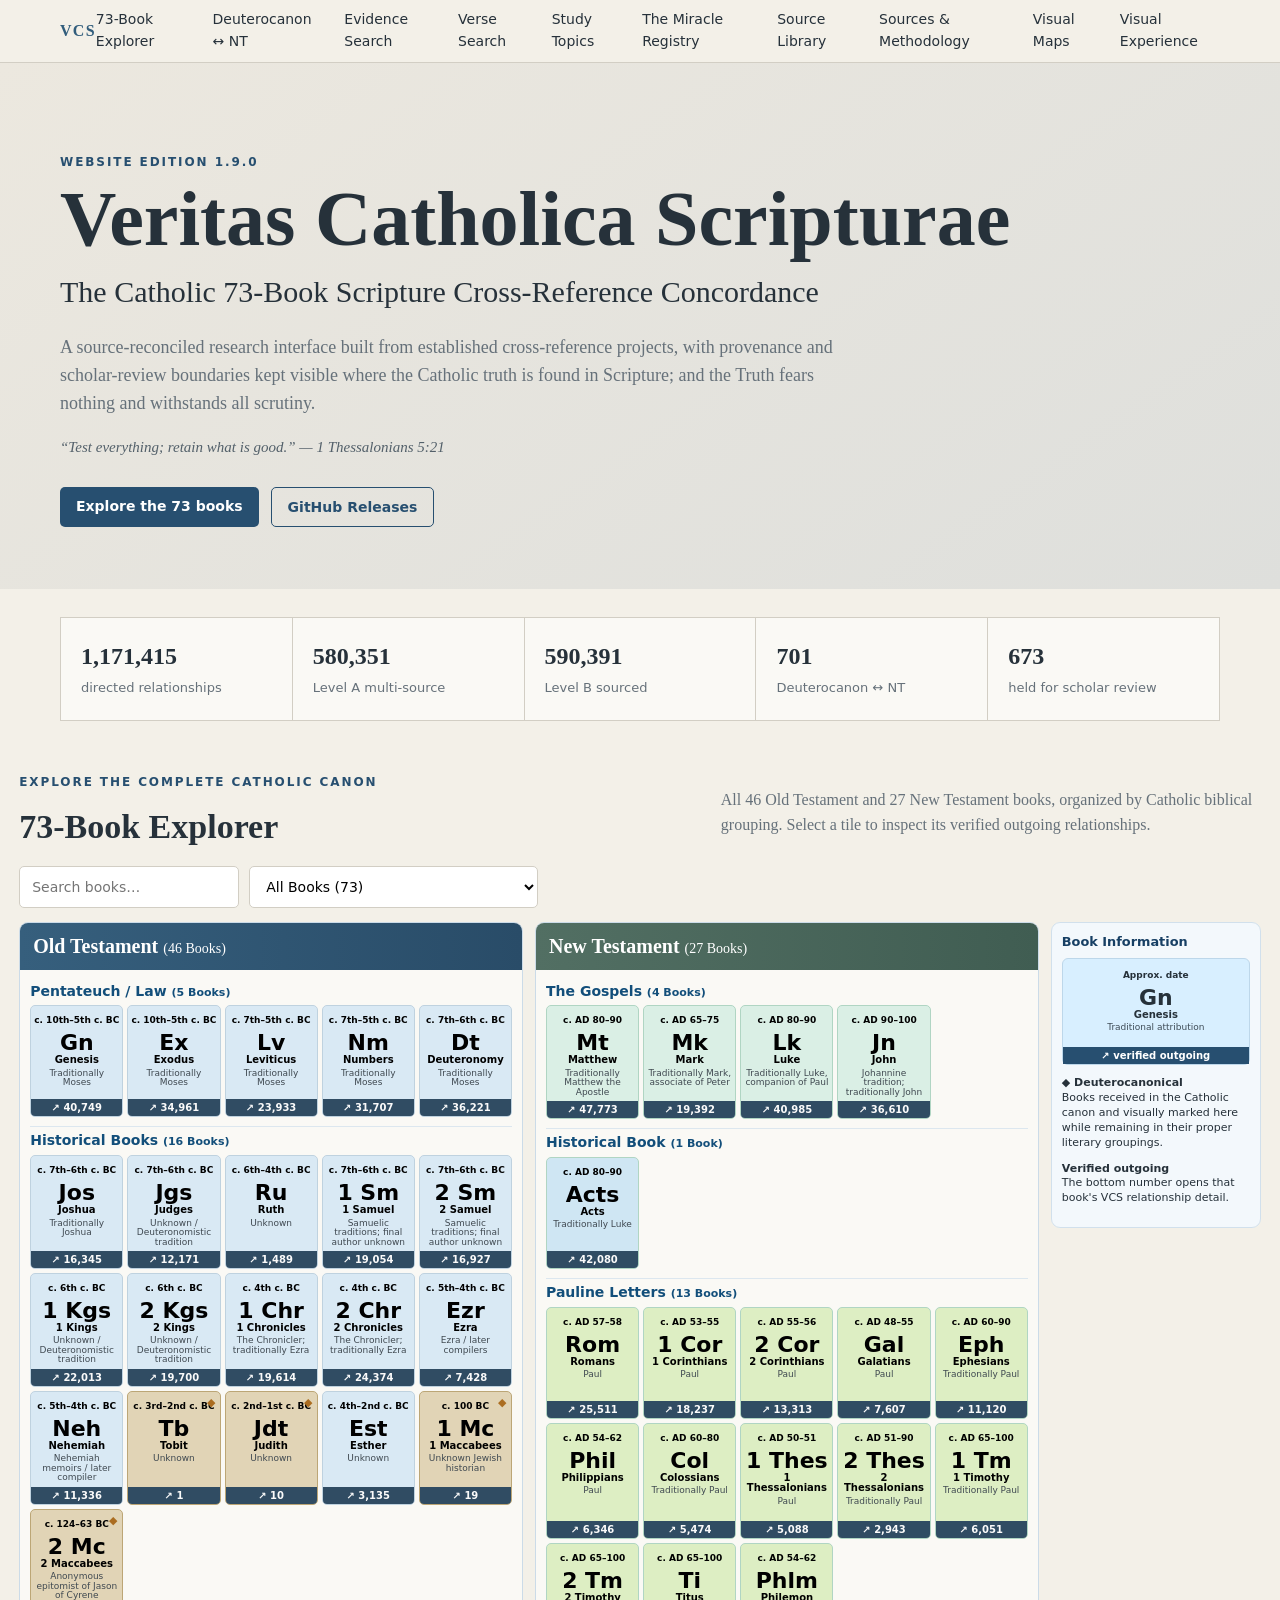
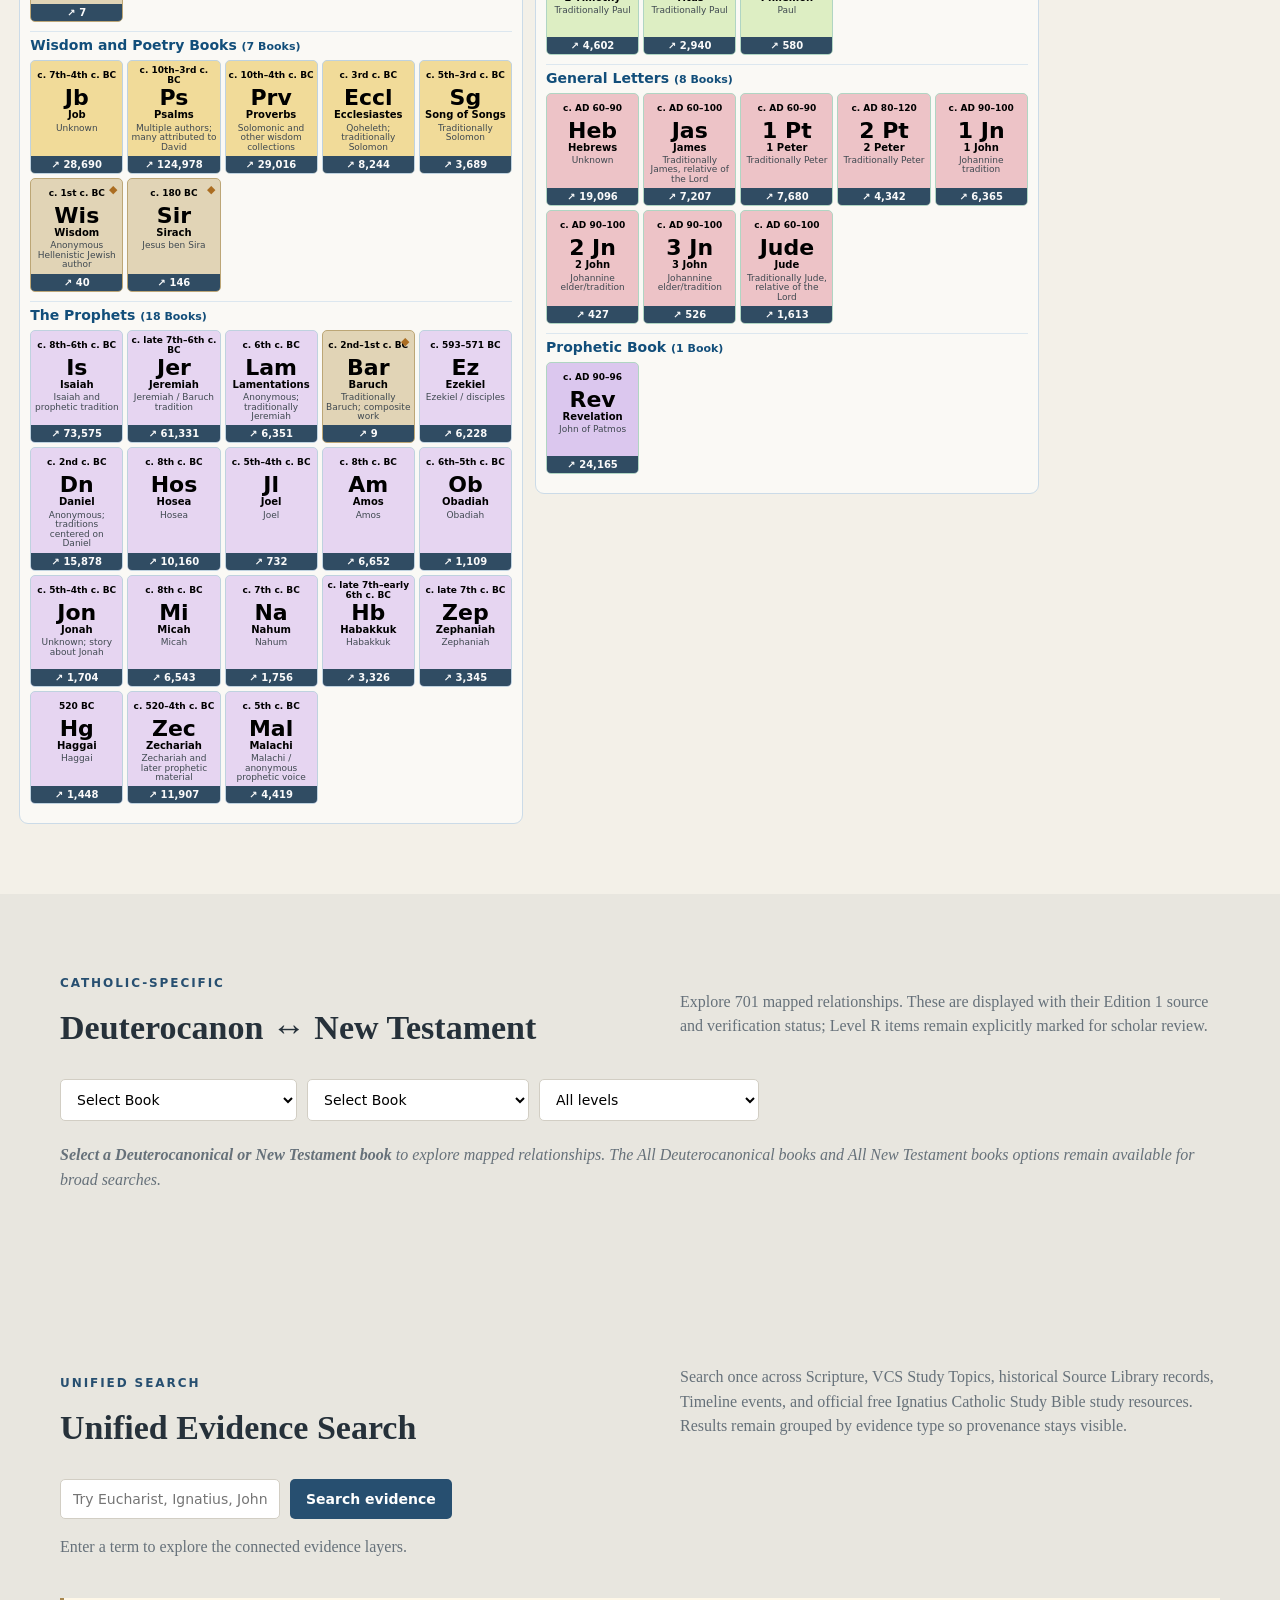
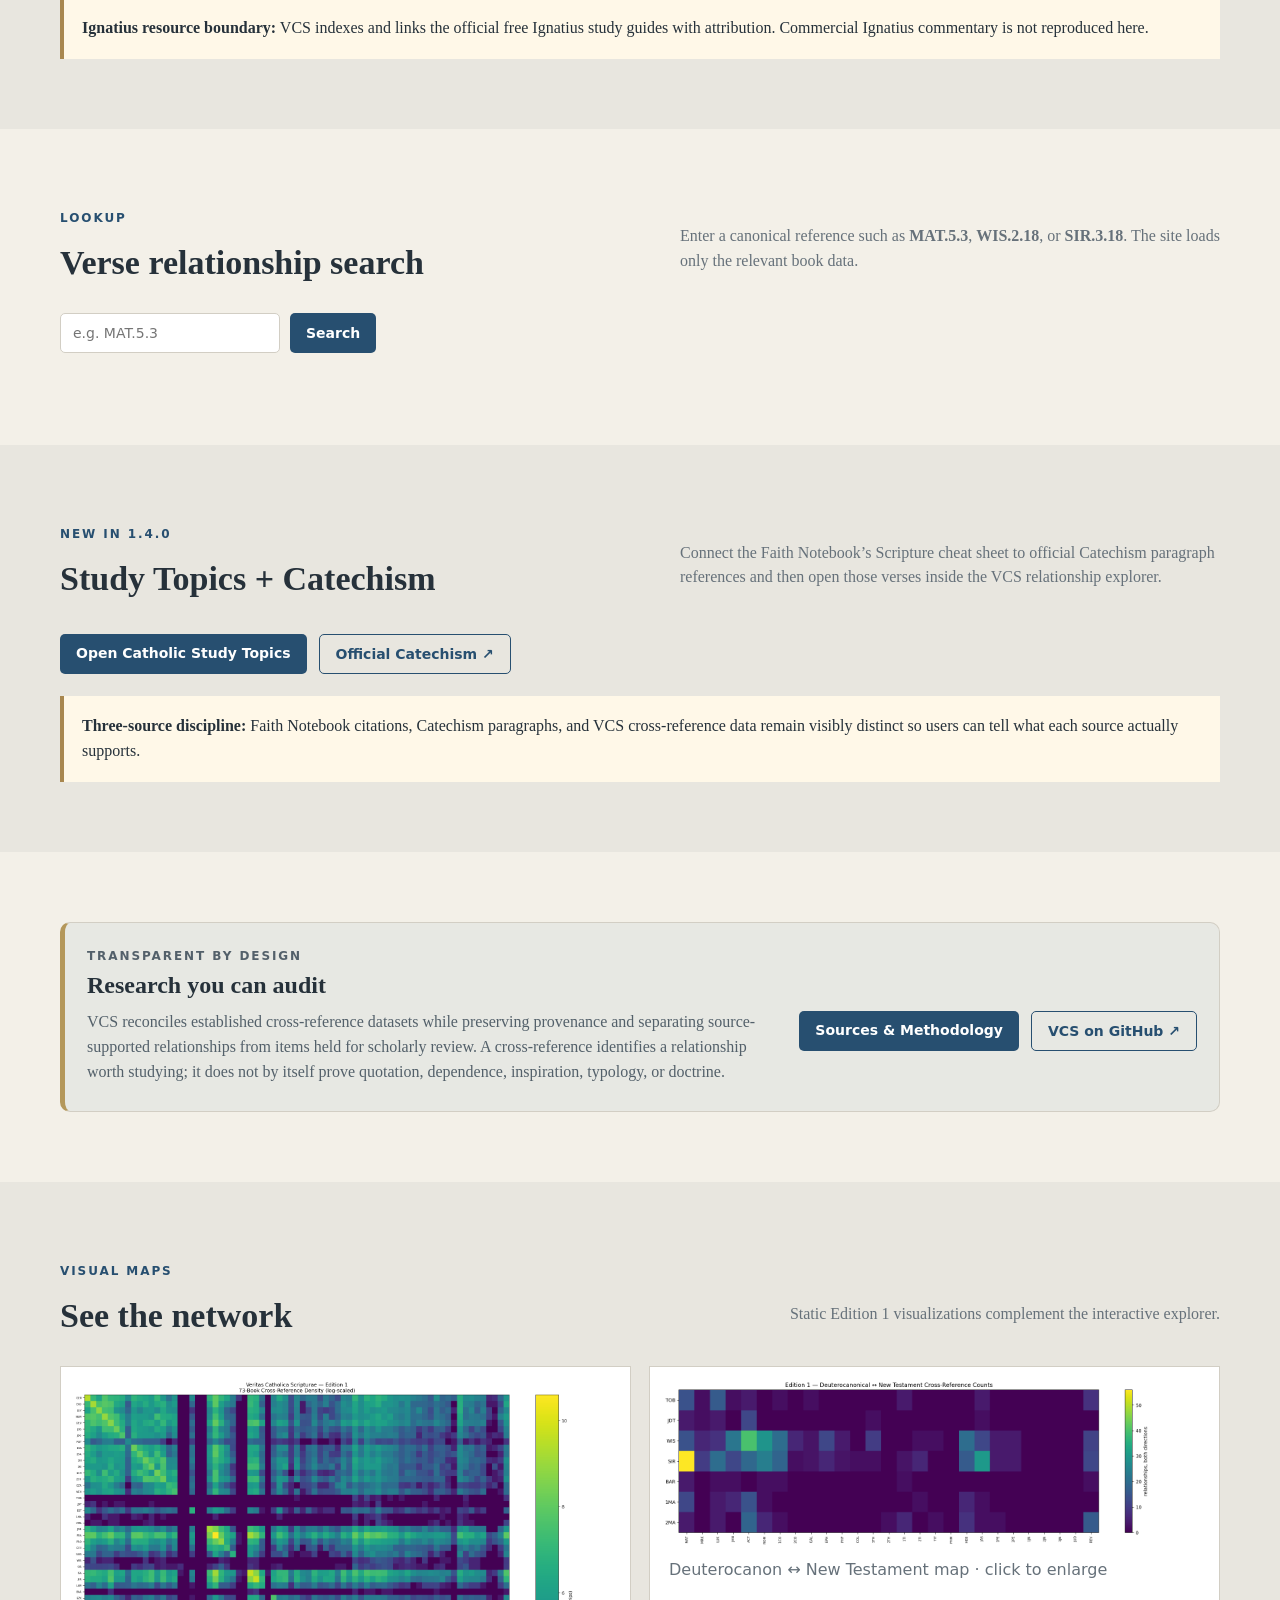
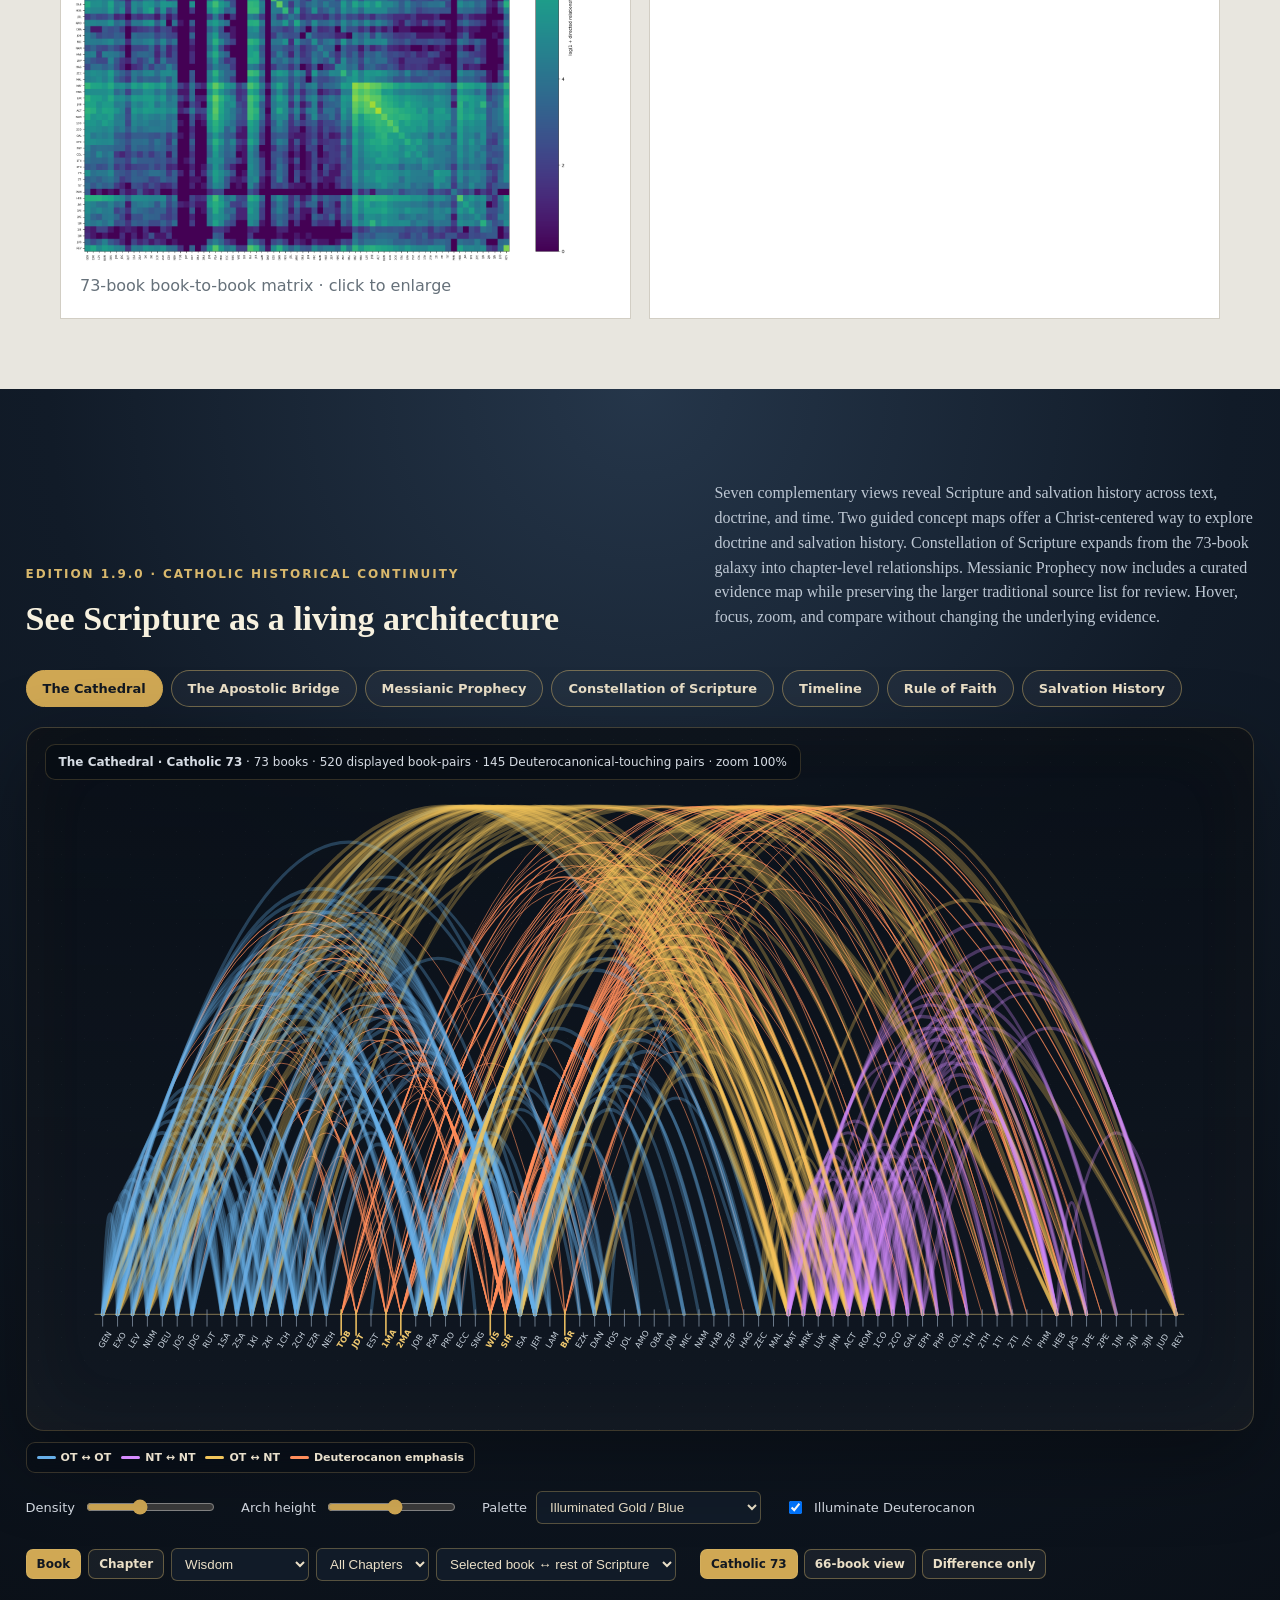
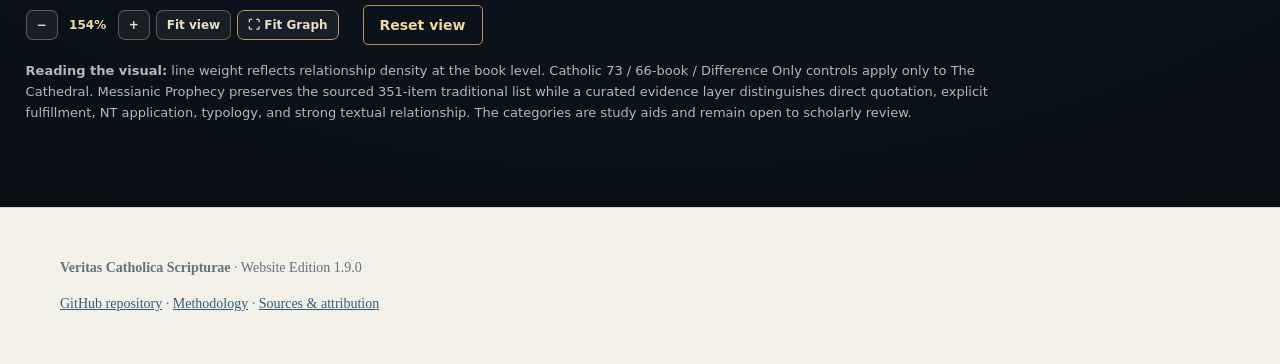
<file: docs/index.html>
<!doctype html><html lang="en"><head><meta charset="utf-8"><meta name="viewport" content="width=device-width,initial-scale=1"><meta name="description" content="A provenance-preserving Catholic 73-book Scripture cross-reference concordance."><title>Veritas Catholica Scripturae</title><link rel="stylesheet" href="assets/style.css?v=1.9.0"></head><body>
<header><div class="wrap nav"><a class="brand" href="./">VCS</a><nav><a href="#explore">73-Book Explorer</a><a href="?section=deutero#deutero">Deuterocanon ↔ NT</a><a href="?section=evidence-search#evidence-search">Evidence Search</a><a href="#search">Verse Search</a><a href="topics.html">Study Topics</a><a href="miracle-registry.html">The Miracle Registry</a><a href="source-library.html">Source Library</a><a href="sources.html">Sources & Methodology</a><a href="#visuals">Visual Maps</a><a href="#visual-experience">Visual Experience</a></nav></div></header>
<main>
<section class="hero"><div class="wrap"><p class="eyebrow">Website Edition 1.9.0</p><h1>Veritas Catholica Scripturae</h1><p class="lead">The Catholic 73-Book Scripture Cross-Reference Concordance</p><p class="sub">A source-reconciled research interface built from established cross-reference projects, with provenance and scholar-review boundaries kept visible where the Catholic truth is found in Scripture; and the Truth fears nothing and withstands all scrutiny.</p><p class="hero-scripture-motto">“Test everything; retain what is good.” — 1 Thessalonians 5:21</p><div class="actions"><a class="button" href="#explore">Explore the 73 books</a><a class="button secondary" href="https://github.com/cftrevizo/Veritas-Catholica-Scripturae/releases">GitHub Releases</a></div></div></section>
<section class="stats wrap"><div><strong>1,171,415</strong><span>directed relationships</span></div><div><strong>580,351</strong><span>Level A multi-source</span></div><div><strong>590,391</strong><span>Level B sourced</span></div><div><strong>701</strong><span>Deuterocanon ↔ NT</span></div><div><strong>673</strong><span>held for scholar review</span></div></section>
<section id="explore" class="wrap section book-explorer"><div class="sectionhead"><div><p class="eyebrow">Explore the complete Catholic canon</p><h2>73-Book Explorer</h2></div><p>All 46 Old Testament and 27 New Testament books, organized by Catholic biblical grouping. Select a tile to inspect its verified outgoing relationships.</p></div><div class="controls explorer-controls"><input id="bookFilter" placeholder="Search books…"><select id="canonFilter"><option value="all">All Books (73)</option><option value="ot">Old Testament (46)</option><option value="nt">New Testament (27)</option><option value="deutero">Highlight / Show Deuterocanonical</option></select></div><div id="bookGrid" class="bookgrid grouped-bookgrid"></div><aside class="book-info-note"><b>About dates & authorship:</b> Dates are approximate scholarly ranges. Authorship labels distinguish traditional attribution from cases where the human author or final compiler is uncertain. These are study aids, not definitions of Catholic dogma.</aside><div id="bookPanel" class="panel hidden"></div></section><section id="deutero" class="section alt"><div class="wrap"><div class="sectionhead"><div><p class="eyebrow">Catholic-specific</p><h2>Deuterocanon ↔ New Testament</h2></div><p>Explore 701 mapped relationships. These are displayed with their Edition 1 source and verification status; Level R items remain explicitly marked for scholar review.</p></div><div class="controls"><select id="deuteroBook"><option value="">Select Book</option><option value="all">All Deuterocanonical books</option></select><select id="ntBook"><option value="">Select Book</option><option value="all">All New Testament books</option></select><select id="levelFilter"><option value="all">All levels</option><option value="A">Level A</option><option value="B">Level B</option><option value="R">Scholar review</option></select></div><div id="deuteroResults" class="results"></div></div></section>
<section id="evidence-search" class="section alt"><div class="wrap"><div class="sectionhead"><div><p class="eyebrow">Unified search</p><h2>Unified Evidence Search</h2></div><p>Search once across Scripture, VCS Study Topics, historical Source Library records, Timeline events, and official free Ignatius Catholic Study Bible study resources. Results remain grouped by evidence type so provenance stays visible.</p></div><form id="evidenceSearchForm" class="searchbox evidence-searchbox"><input id="evidenceSearchInput" autocomplete="off" placeholder="Try Eucharist, Ignatius, John, Nicaea…"><button class="button" type="submit">Search evidence</button></form><div id="evidenceSearchStatus" class="evidence-search-status">Enter a term to explore the connected evidence layers.</div><div id="evidenceSearchResults" class="evidence-search-results"></div><div class="notice"><b>Ignatius resource boundary:</b> VCS indexes and links the official free Ignatius study guides with attribution. Commercial Ignatius commentary is not reproduced here.</div></div></section>
<section id="search" class="wrap section"><div class="sectionhead"><div><p class="eyebrow">Lookup</p><h2>Verse relationship search</h2></div><p>Enter a canonical reference such as <b>MAT.5.3</b>, <b>WIS.2.18</b>, or <b>SIR.3.18</b>. The site loads only the relevant book data.</p></div><form id="verseForm" class="searchbox"><input id="verseInput" autocomplete="off" placeholder="e.g. MAT.5.3"><button class="button" type="submit">Search</button></form><div id="verseResults" class="results"></div></section>
<section id="topics-callout" class="section alt"><div class="wrap"><div class="sectionhead"><div><p class="eyebrow">New in 1.4.0</p><h2>Study Topics + Catechism</h2></div><p>Connect the Faith Notebook’s Scripture cheat sheet to official Catechism paragraph references and then open those verses inside the VCS relationship explorer.</p></div><div class="actions"><a class="button" href="topics.html">Open Catholic Study Topics</a><a class="button secondary" href="https://www.vatican.va/archive/ENG0015/_INDEX.HTM" target="_blank" rel="noopener">Official Catechism ↗</a></div><div class="notice"><b>Three-source discipline:</b> Faith Notebook citations, Catechism paragraphs, and VCS cross-reference data remain visibly distinct so users can tell what each source actually supports.</div></div></section><section id="method-summary" class="wrap section method-summary"><div class="method-card"><div><p class="eyebrow">Transparent by design</p><h2>Research you can audit</h2><p>VCS reconciles established cross-reference datasets while preserving provenance and separating source-supported relationships from items held for scholarly review. A cross-reference identifies a relationship worth studying; it does not by itself prove quotation, dependence, inspiration, typology, or doctrine.</p></div><div class="actions"><a class="button" href="sources.html">Sources & Methodology</a><a class="button secondary" href="https://github.com/cftrevizo/Veritas-Catholica-Scripturae" target="_blank" rel="noopener">VCS on GitHub ↗</a></div></div></section>
<section id="visuals" class="section alt secondary-maps"><div class="wrap"><div class="sectionhead"><div><p class="eyebrow">Visual maps</p><h2>See the network</h2></div><p>Static Edition 1 visualizations complement the interactive explorer.</p></div><div class="visualgrid"><figure class="zoomable-map" tabindex="0" data-map-src="assets/73-book-matrix.png" data-map-title="73-book book-to-book matrix"><img src="assets/73-book-matrix.png" alt="73-book cross-reference matrix"><figcaption>73-book book-to-book matrix · click to enlarge</figcaption></figure><figure class="zoomable-map" tabindex="0" data-map-src="assets/deutero-nt-map.png" data-map-title="Deuterocanon ↔ New Testament map"><img src="assets/deutero-nt-map.png" alt="Deuterocanon to New Testament map"><figcaption>Deuterocanon ↔ New Testament map · click to enlarge</figcaption></figure></div></div></section>
<section id="visual-experience" class="visual-experience"><div class="wrap wide"><div class="sectionhead visualhead"><div><p class="eyebrow">Edition 1.9.0 · Catholic Historical Continuity</p><h2>See Scripture as a living architecture</h2></div><p>Seven complementary views reveal Scripture and salvation history across text, doctrine, and time. Two guided concept maps offer a Christ-centered way to explore doctrine and salvation history. Constellation of Scripture expands from the 73-book galaxy into chapter-level relationships. Messianic Prophecy now includes a curated evidence map while preserving the larger traditional source list for review. Hover, focus, zoom, and compare without changing the underlying evidence.</p></div><div class="visual-tabs"><button class="vtab active" data-v="cathedral">The Cathedral</button><button class="vtab" data-v="bridge">The Apostolic Bridge</button><button class="vtab" data-v="prophecy">Messianic Prophecy</button><button class="vtab" data-v="constellation">Constellation of Scripture</button><button class="vtab" data-v="timeline">Timeline</button><button class="vtab" data-v="rulefaith">Rule of Faith</button><button class="vtab" data-v="salvation">Salvation History</button></div><div class="visual-stage"><div id="visualMeta" class="visual-meta"></div><svg id="visualSvg" viewBox="0 -600 1400 1320" role="img" aria-label="Interactive Catholic Scripture network visualization"></svg><div id="visualTip" class="visual-tip hidden"></div></div><div id="conceptMapDetail" class="concept-map-detail hidden" aria-live="polite"></div><div id="visualLegendHost" class="visual-legend-host"></div><div class="visual-controls">
<div id="sharedGraphControls" class="context-controls">
<label>Density <input id="densityRange" type="range" min="120" max="1100" value="520" step="20"></label>
<label>Arch height <input id="archHeightRange" type="range" min="70" max="220" value="150" step="5"></label>
<label>Palette <select id="paletteSelect"><option value="illuminated">Illuminated Gold / Blue</option><option value="stained">Stained Glass</option><option value="ember">Ember / Sapphire</option><option value="mono">Ivory Monochrome</option><option value="electric">Electric Cyan / Magenta</option><option value="royal">Royal Blue / Crimson / Gold</option><option value="neon">Neon Emerald / Violet / Orange</option></select></label>
<label><input id="deuteroEmphasis" type="checkbox" checked> Illuminate Deuterocanon</label></div>
<div id="constellationControls" class="constellation-controls hidden">
<button class="mini active" data-const-mode="book">Book</button><button class="mini" data-const-mode="chapter">Chapter</button>
<select id="constBookSelect" aria-label="Choose a book"></select>
<select id="constChapterSelect" aria-label="Select Chapter"><option value="all">All Chapters</option></select>
<select id="constScopeSelect" aria-label="Choose chapter relationship scope"><option value="external">Selected book ↔ rest of Scripture</option><option value="internal">Within selected book</option><option value="all">Both</option></select>
</div><div id="canonCompareControls" class="canon-compare-controls"><button class="mini active" data-canon="73">Catholic 73</button><button class="mini" data-canon="66">66-book view</button><button class="mini" data-canon="diff">Difference only</button></div>
<div id="timelineControls" class="timeline-controls hidden"><div class="timeline-filter-group"><div class="timeline-filter-title">Historical Scope</div><div class="timeline-scope"><button class="mini active" data-timeline-scope="all">All History</button><button class="mini active" data-timeline-scope="ot">Old Testament</button><button class="mini active" data-timeline-scope="apostolic">NT & Apostolic Age</button><button class="mini active" data-timeline-scope="church">Church History</button></div></div><div class="timeline-filter-group"><div class="timeline-filter-title">Detail / Importance</div><div id="timelineImportance" class="timeline-importance"><button class="mini active" data-timeline-importance="foundational">Foundational</button><button class="mini active" data-timeline-importance="major">Major</button><button class="mini" data-timeline-importance="significant">Significant</button><button class="mini" data-timeline-importance="detailed">Detailed</button><button class="mini" data-timeline-importance="source">Source-Level</button></div></div><div class="timeline-filter-group"><div class="timeline-filter-title">Event Categories</div><div id="timelineCategories" class="timeline-categories"></div><div class="timeline-category-actions"><button id="timelineDeselectCats" class="mini">Clear categories</button><button id="timelineShowAllCats" class="mini">Show all categories</button></div></div><div id="timelineDetail" class="timeline-detail"><b>Semantic zoom timeline</b><span>Zoom closer or increase Detail to reveal more events. Select an event for its historical note and source layer.</span></div></div><div class="zoom-controls"><button id="zoomOut" class="mini" title="Zoom out">−</button><span id="zoomLabel">100%</span><button id="zoomIn" class="mini">+</button><button id="resetZoom" class="mini">Fit view</button><button id="fitVisual" class="mini" title="Fit the complete rendered graph to the available viewport">⛶ Fit Graph</button></div>
<button id="resetVisual" class="button secondary">Reset view</button>
</div><div class="visual-caption"><b>Reading the visual:</b> line weight reflects relationship density at the book level. Catholic 73 / 66-book / Difference Only controls apply only to The Cathedral. Messianic Prophecy preserves the sourced 351-item traditional list while a curated evidence layer distinguishes direct quotation, explicit fulfillment, NT application, typology, and strong textual relationship. The categories are study aids and remain open to scholarly review.</div></div></section>
</main><div id="mapLightbox" class="map-lightbox hidden" aria-hidden="true"><div class="map-lightbox-bar"><strong id="mapLightboxTitle">Visual map</strong><div><button id="mapZoomOut" class="mini">−</button><span id="mapZoomLabel">100%</span><button id="mapZoomIn" class="mini">+</button><button id="mapZoomReset" class="mini">Reset</button><button id="mapClose" class="mini">Close</button></div></div><div id="mapViewport" class="map-viewport"><img id="mapLightboxImg" alt="Enlarged visual map"></div></div><footer><div class="wrap"><p><b>Veritas Catholica Scripturae</b> · Website Edition 1.9.0</p><p><a href="https://github.com/cftrevizo/Veritas-Catholica-Scripturae">GitHub repository</a> · <a href="https://github.com/cftrevizo/Veritas-Catholica-Scripturae/blob/main/METHODOLOGY.md">Methodology</a> · <a href="https://github.com/cftrevizo/Veritas-Catholica-Scripturae/blob/main/NOTICE.md">Sources & attribution</a></p></div></footer><script src="assets/timeline.js?v=1.9.0"></script><script src="assets/app.js?v=1.9.0"></script><script src="assets/concept-maps.js?v=1.9.0"></script><script src="assets/deutero-bridge.js?v=1.7.0rc2-r2"></script><script src="assets/evidence-search.js?v=1.9.0"></script><script src="assets/miracle-search-bridge.js?v=1.9.0"></script><script src="assets/miracle-context-links.js?v=1.9.0"></script><script src="assets/evidence-search-controls.js?v=1.7.0c1g"></script></body></html>
</file>
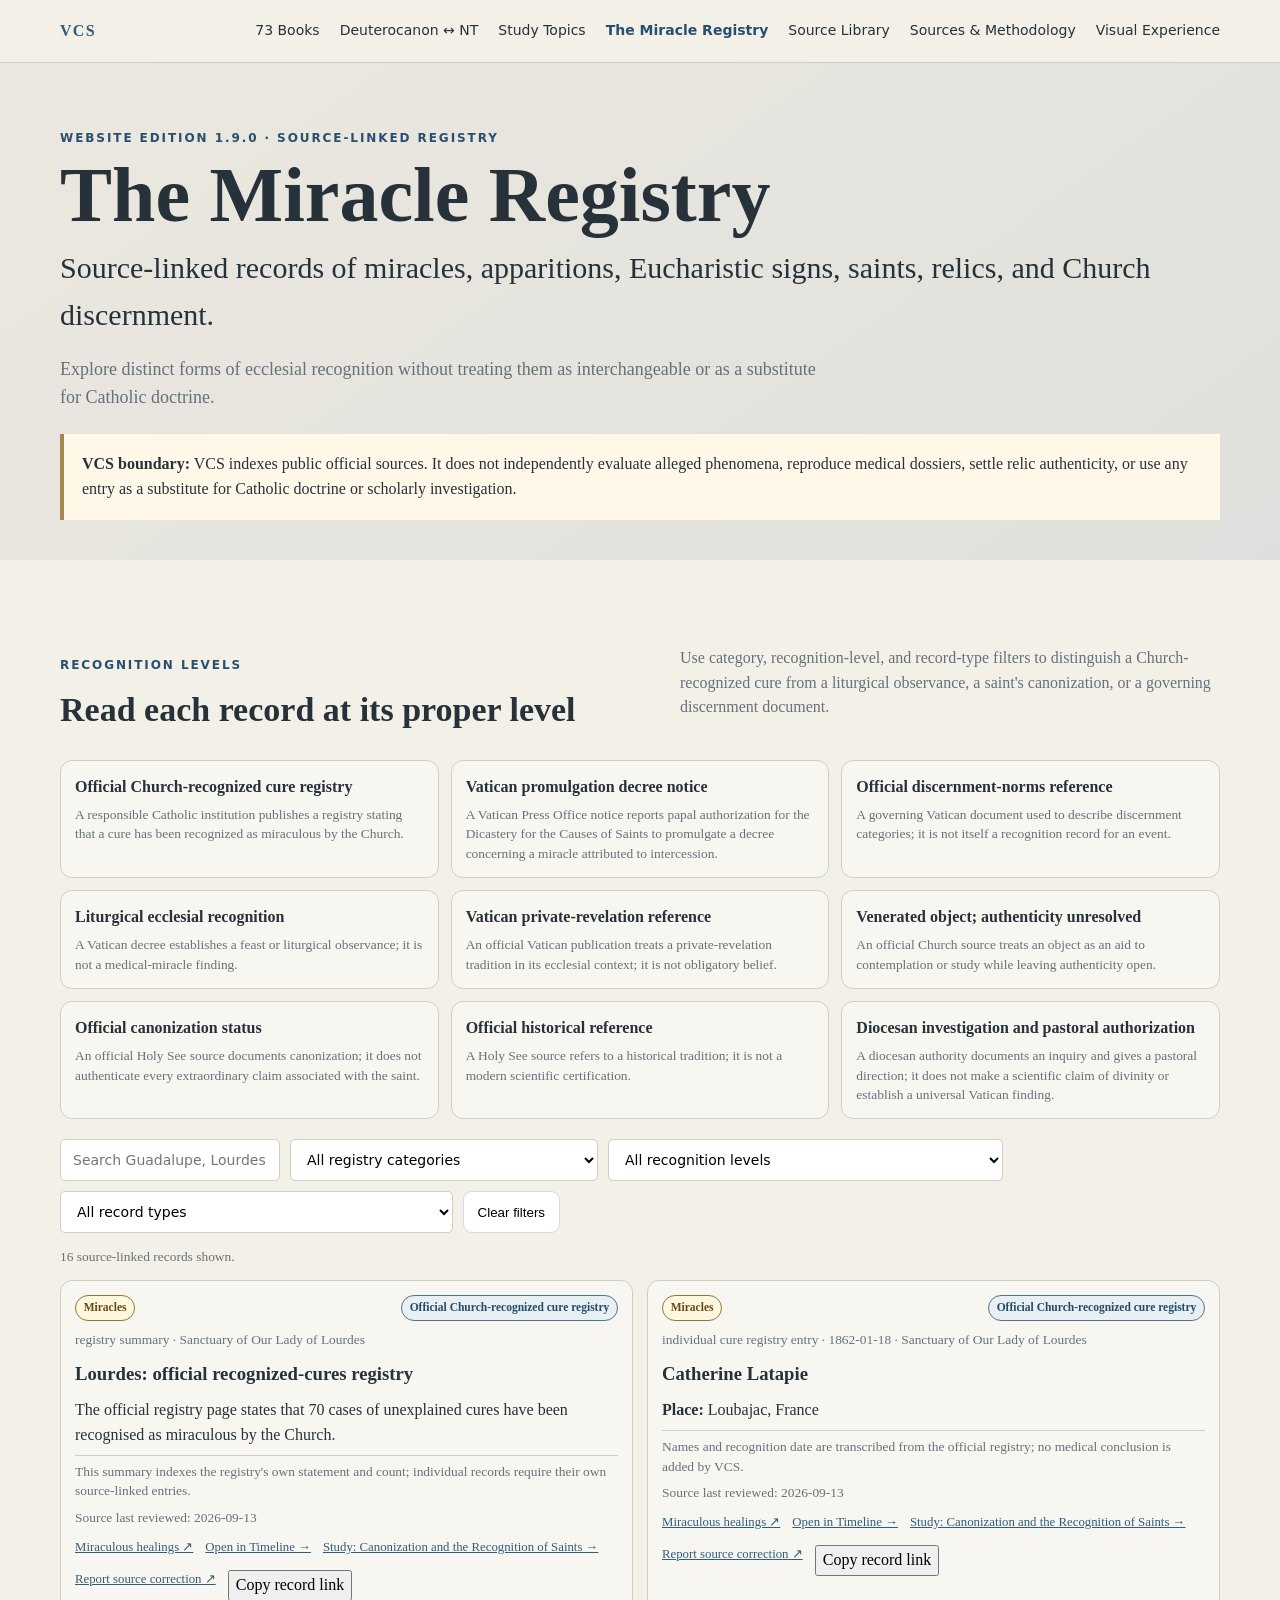
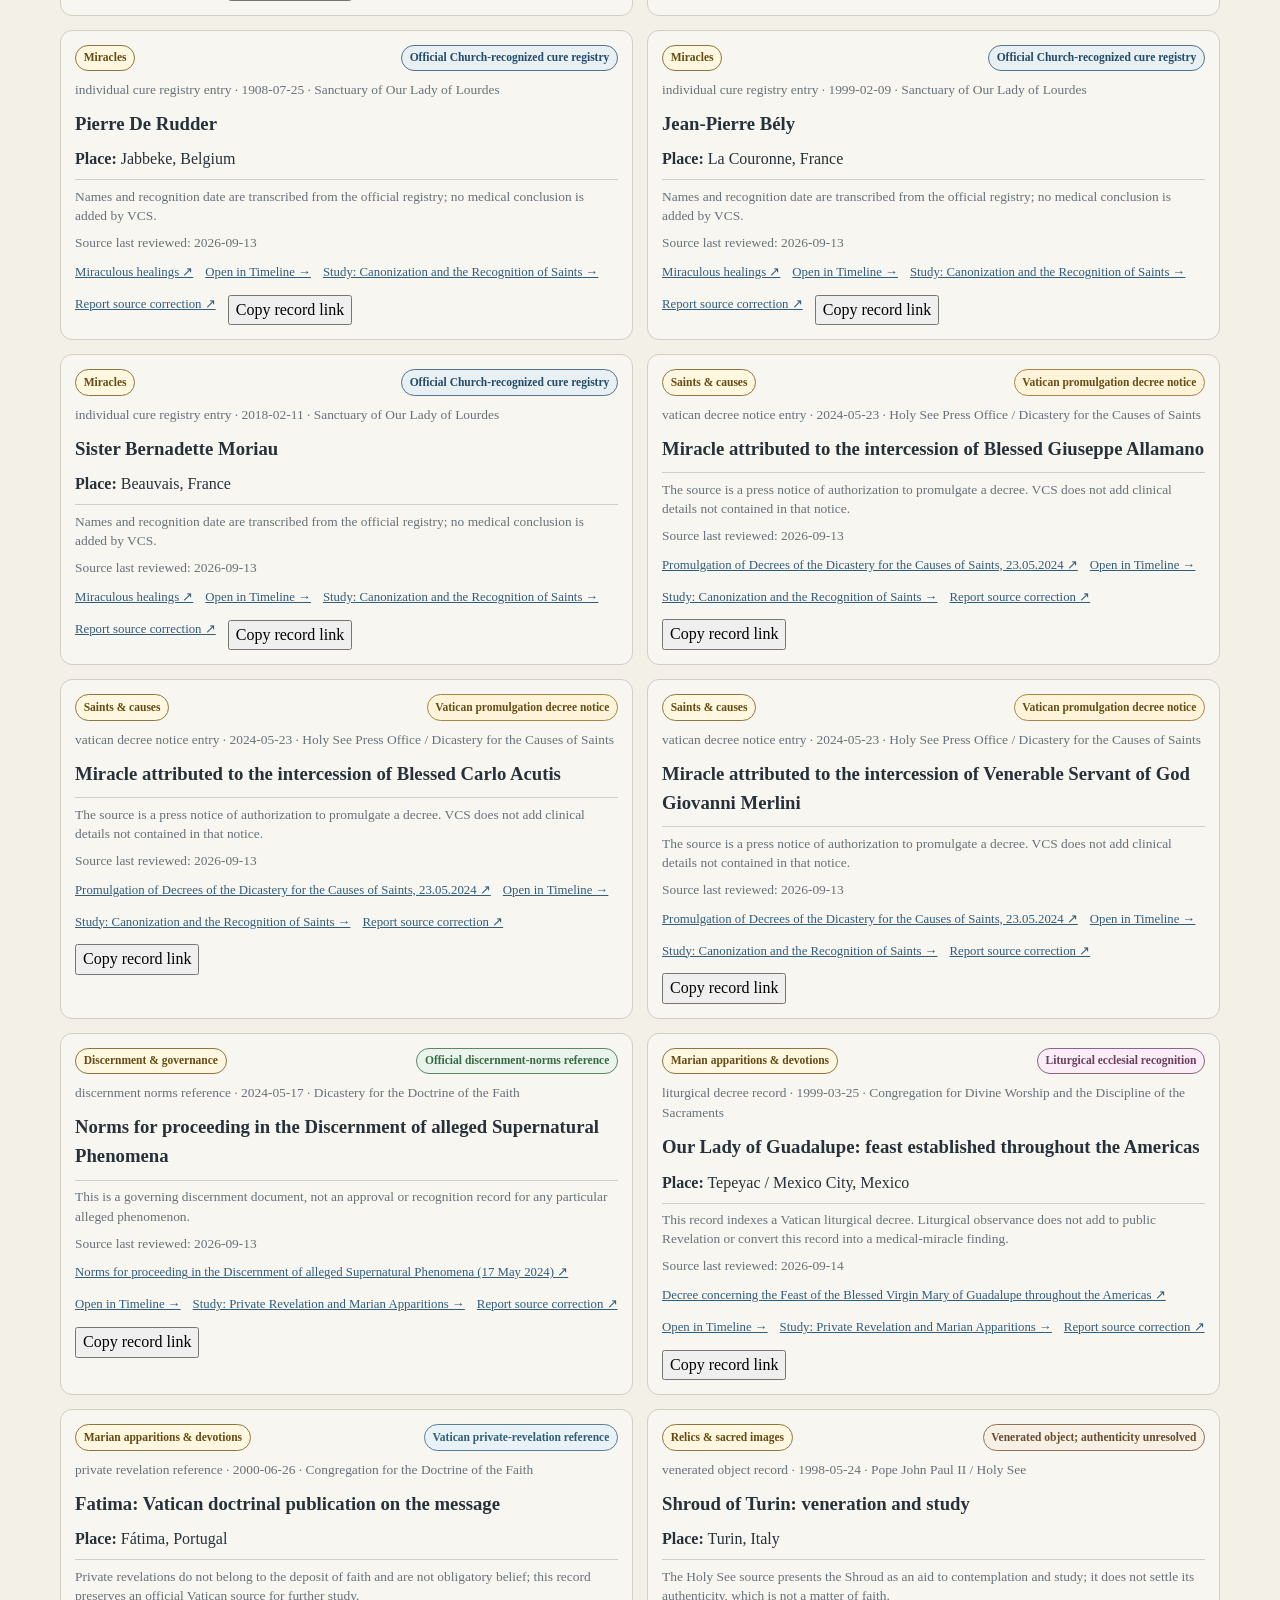
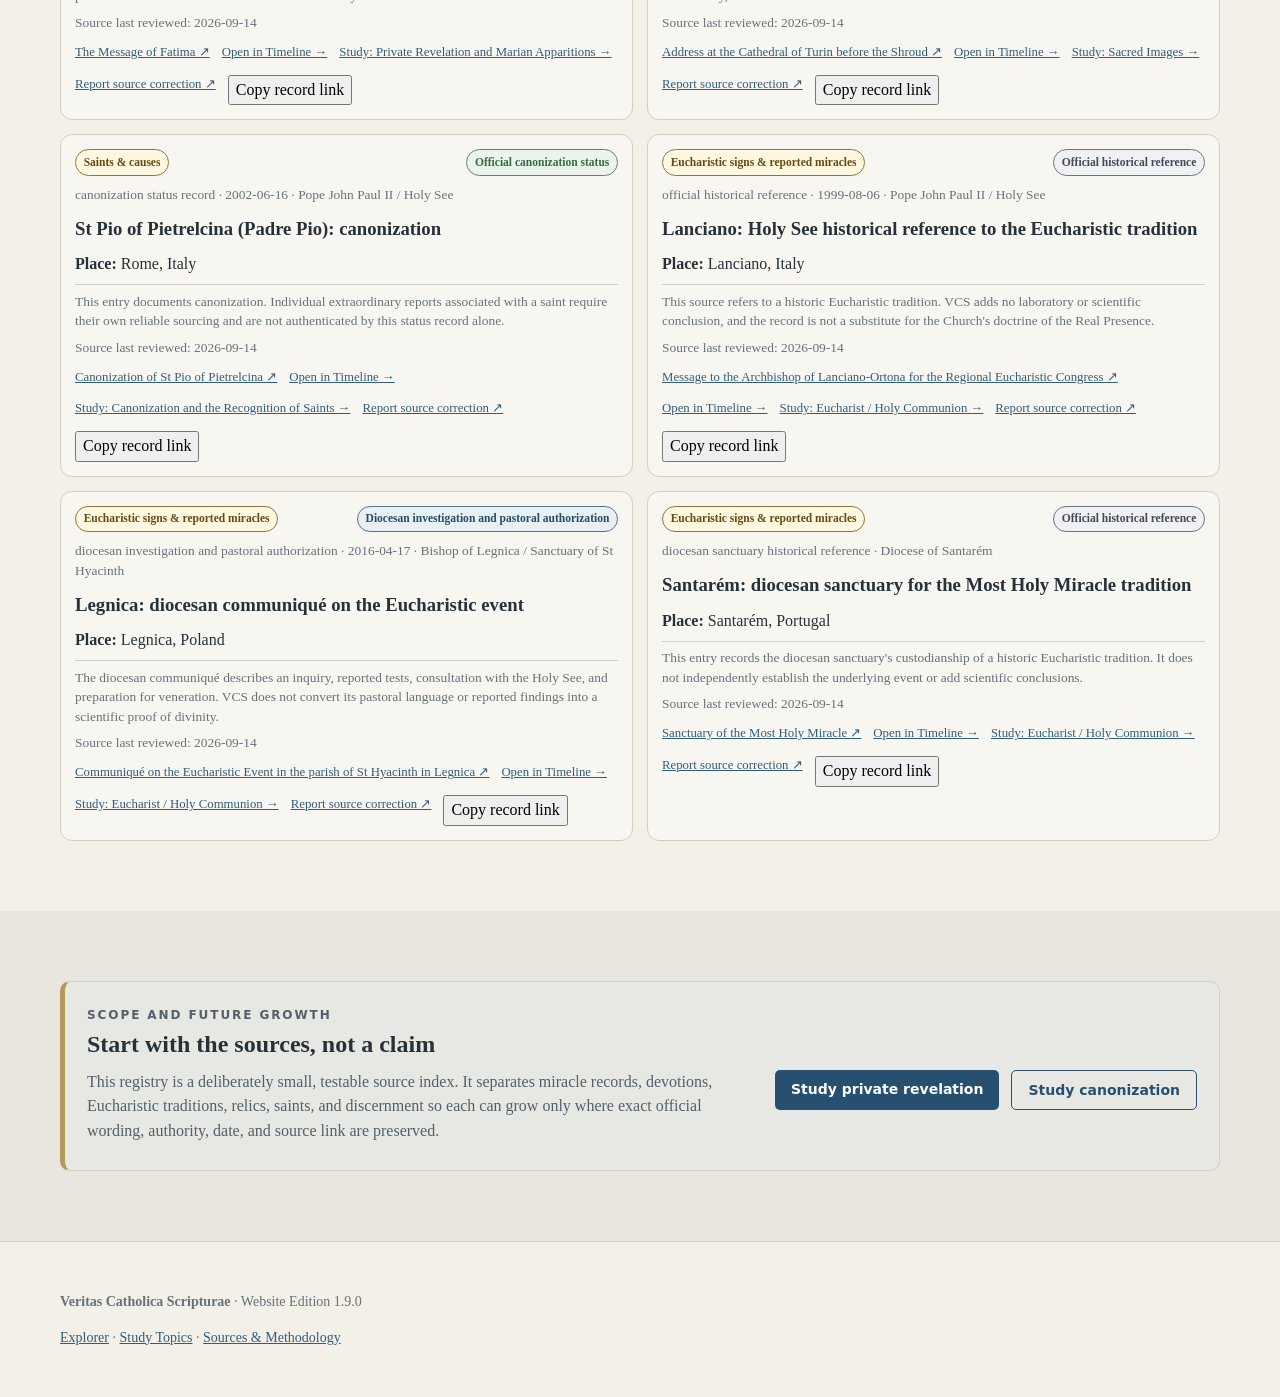
<file: docs/miracle-registry.html>
<!doctype html><html lang="en"><head><meta charset="utf-8"><meta name="viewport" content="width=device-width,initial-scale=1"><meta name="description" content="Source-linked Catholic records for miracles, apparitions, Eucharistic signs, saints, relics, and discernment."><title>The Miracle Registry · Veritas Catholica Scripturae</title><link rel="stylesheet" href="assets/style.css?v=1.9.0"></head><body>
<header><div class="wrap nav"><a class="brand" href="./">VCS</a><nav><a href="./#explore">73 Books</a><a href="./#deutero">Deuterocanon ↔ NT</a><a href="topics.html">Study Topics</a><a href="miracle-registry.html" aria-current="page">The Miracle Registry</a><a href="source-library.html">Source Library</a><a href="sources.html">Sources & Methodology</a><a href="./#visual-experience">Visual Experience</a></nav></div></header>
<main><section class="hero compact"><div class="wrap"><p class="eyebrow">Website Edition 1.9.0 · Source-linked registry</p><h1>The Miracle Registry</h1><p class="lead">Source-linked records of miracles, apparitions, Eucharistic signs, saints, relics, and Church discernment.</p><p class="sub">Explore distinct forms of ecclesial recognition without treating them as interchangeable or as a substitute for Catholic doctrine.</p><div class="notice"><b>VCS boundary:</b> VCS indexes public official sources. It does not independently evaluate alleged phenomena, reproduce medical dossiers, settle relic authenticity, or use any entry as a substitute for Catholic doctrine or scholarly investigation.</div></div></section>
<section class="wrap section"><div class="sectionhead"><div><p class="eyebrow">Recognition levels</p><h2>Read each record at its proper level</h2></div><p>Use category, recognition-level, and record-type filters to distinguish a Church-recognized cure from a liturgical observance, a saint's canonization, or a governing discernment document.</p></div><div id="miracleLevelKey" class="registry-level-key"></div><div class="controls registry-controls"><input id="miracleSearch" placeholder="Search Guadalupe, Lourdes, Lanciano, Padre Pio…"><select id="miracleCategory"><option value="all">All registry categories</option></select><select id="miracleLevel"><option value="all">All recognition levels</option></select><select id="miracleType"><option value="all">All record types</option></select><button id="clearMiracleFilters" type="button" class="smallbtn">Clear filters</button></div><p id="miracleStatus" class="registry-status" aria-live="polite">Loading source-linked registry records…</p><div id="miracleResults" class="registry-results"></div></section>
<section class="section alt"><div class="wrap"><div class="method-card"><div><p class="eyebrow">Scope and future growth</p><h2>Start with the sources, not a claim</h2><p>This registry is a deliberately small, testable source index. It separates miracle records, devotions, Eucharistic traditions, relics, saints, and discernment so each can grow only where exact official wording, authority, date, and source link are preserved.</p></div><div class="actions"><a class="button" href="topics.html?topic=Private%20Revelation%20and%20Marian%20Apparitions">Study private revelation</a><a class="button secondary" href="topics.html?topic=Canonization%20and%20the%20Recognition%20of%20Saints">Study canonization</a></div></div></div></section></main>
<footer><div class="wrap"><p><b>Veritas Catholica Scripturae</b> · Website Edition 1.9.0</p><p><a href="./">Explorer</a> · <a href="topics.html">Study Topics</a> · <a href="sources.html">Sources & Methodology</a></p></div></footer><script src="assets/miracle-registry.js?v=1.9.0"></script></body></html>
</file>
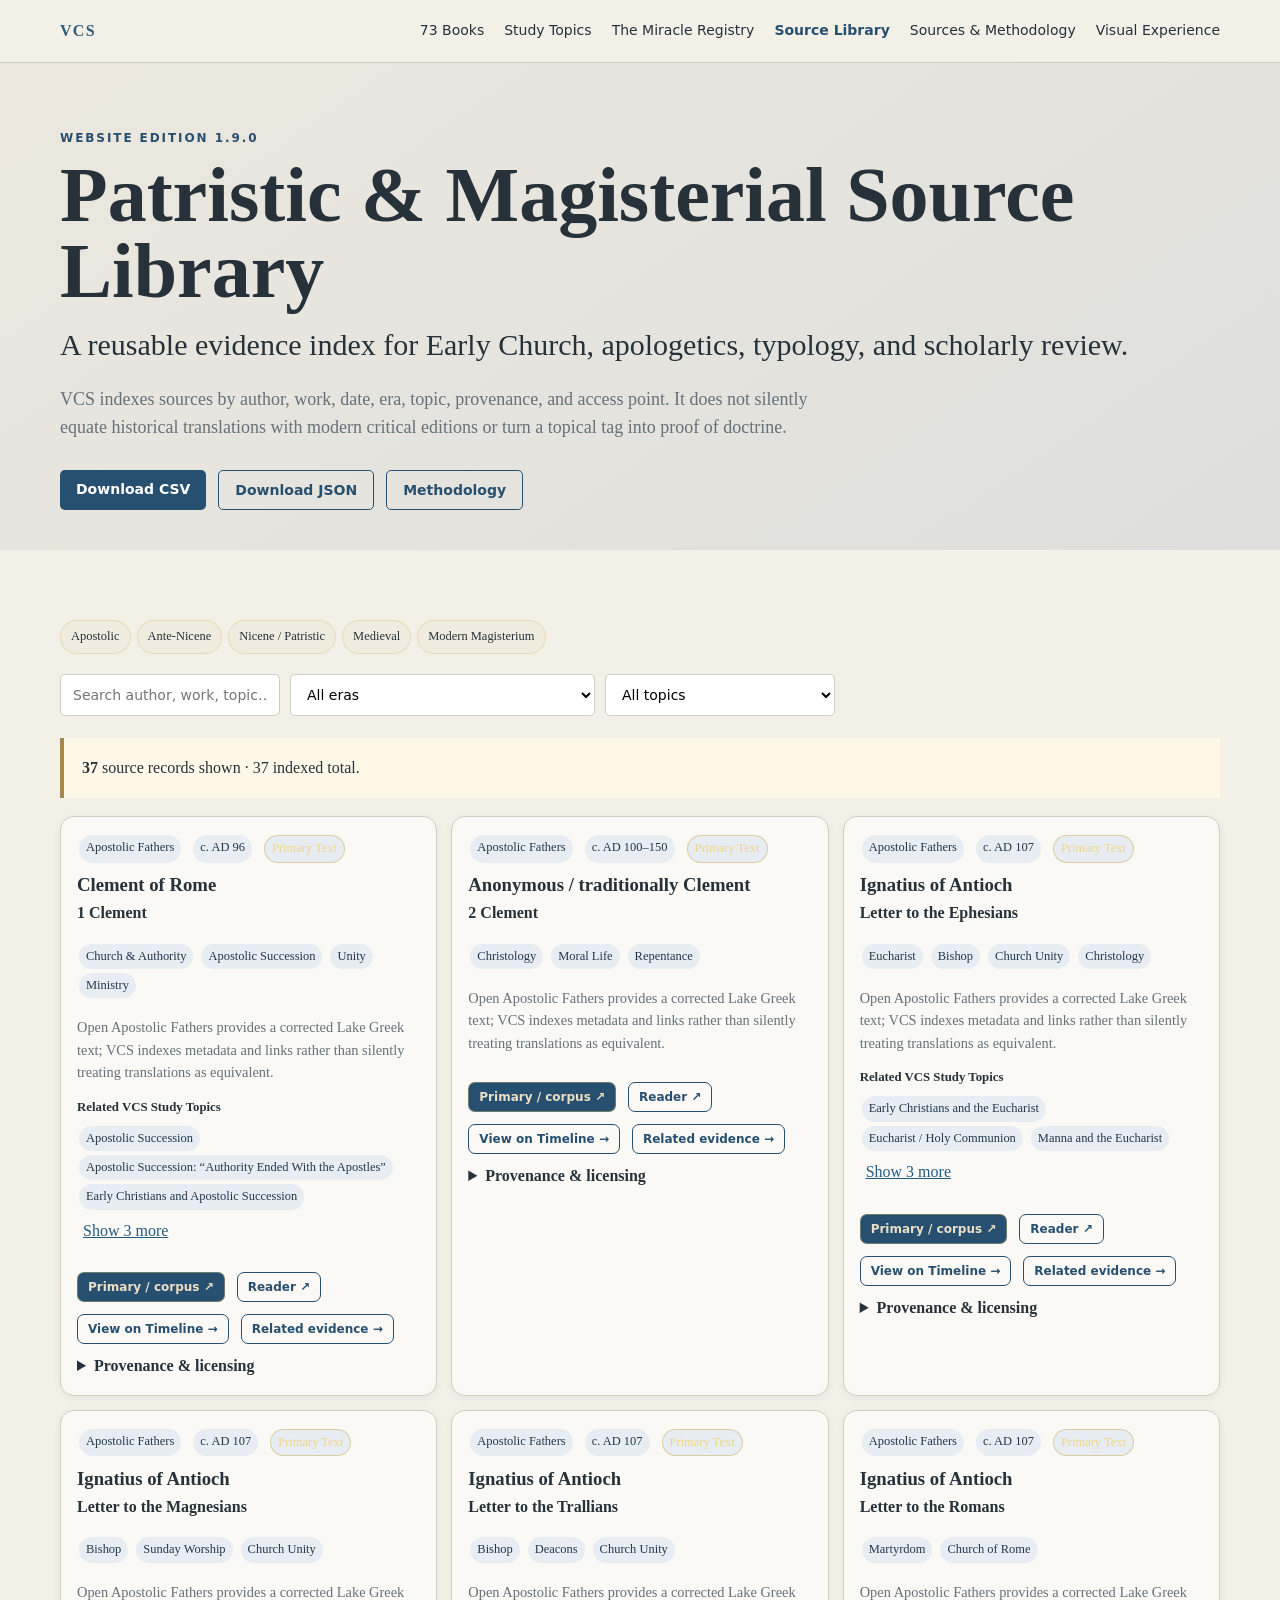
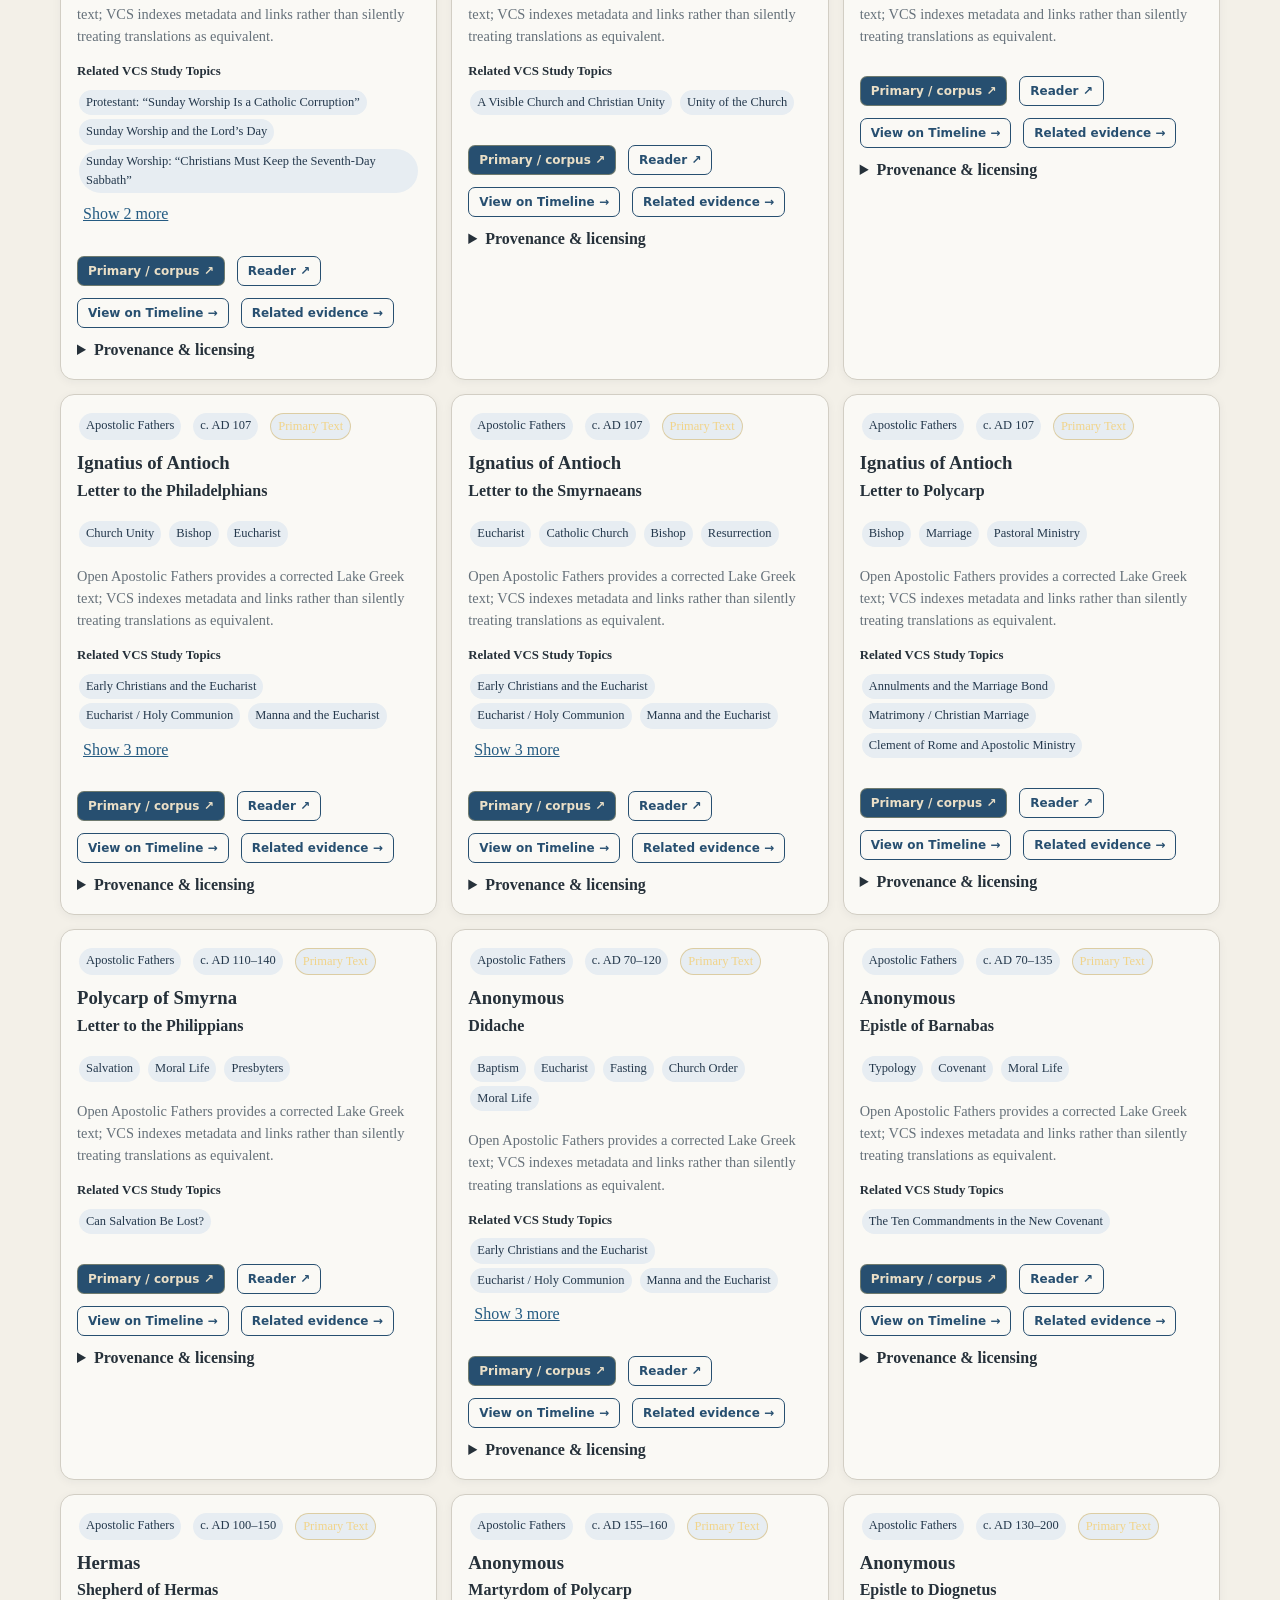
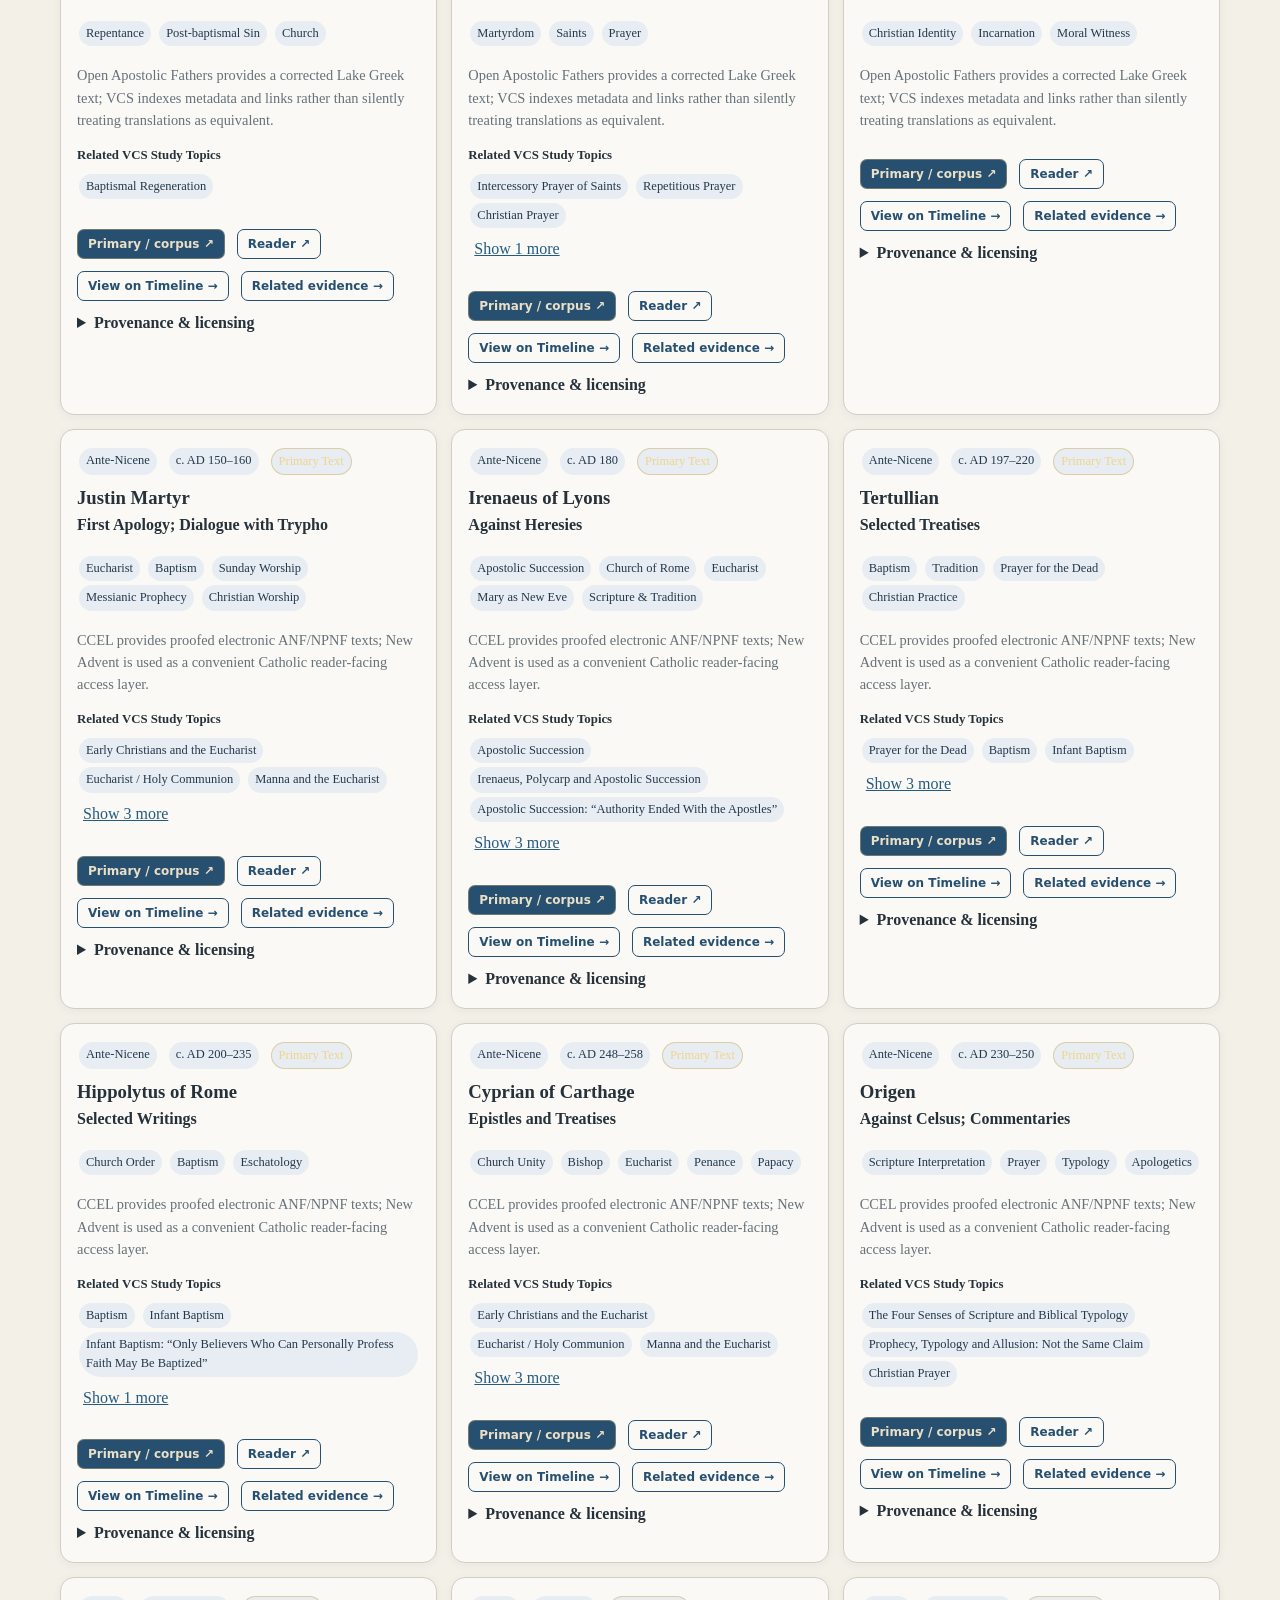
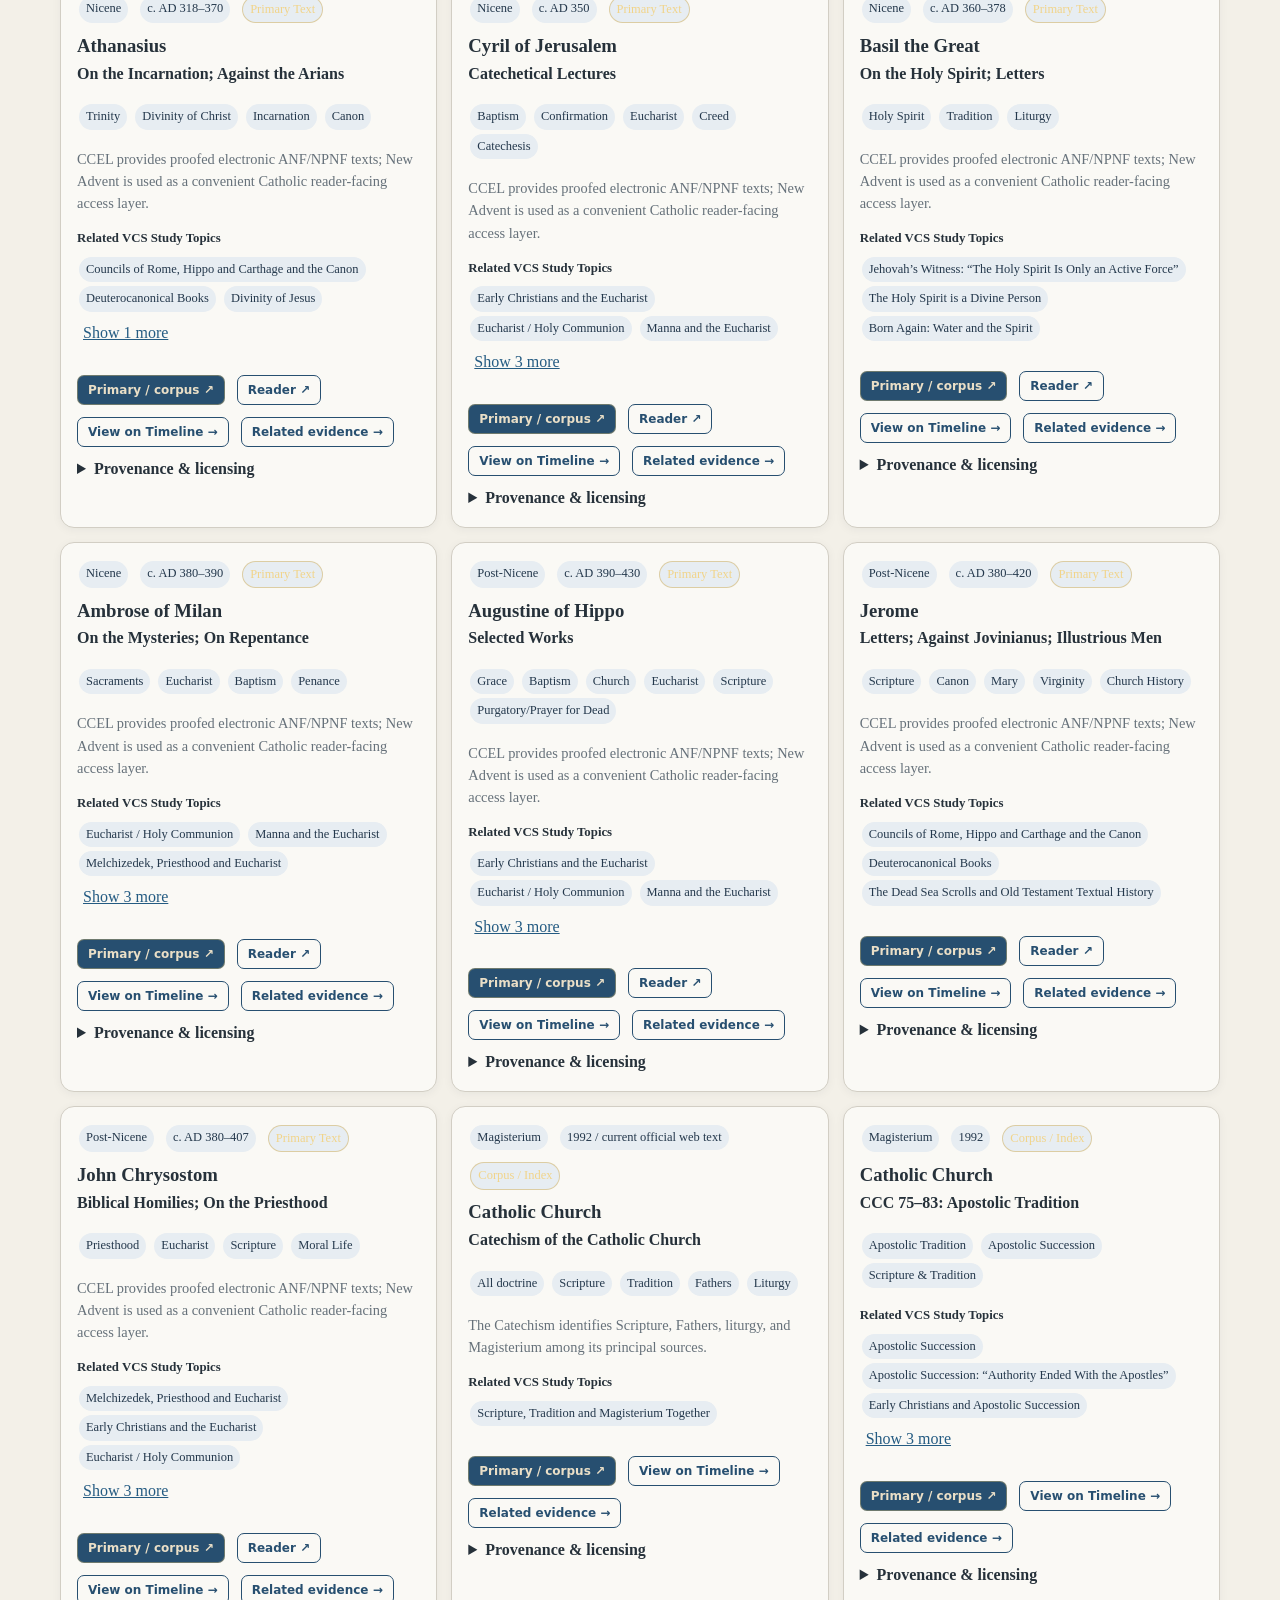
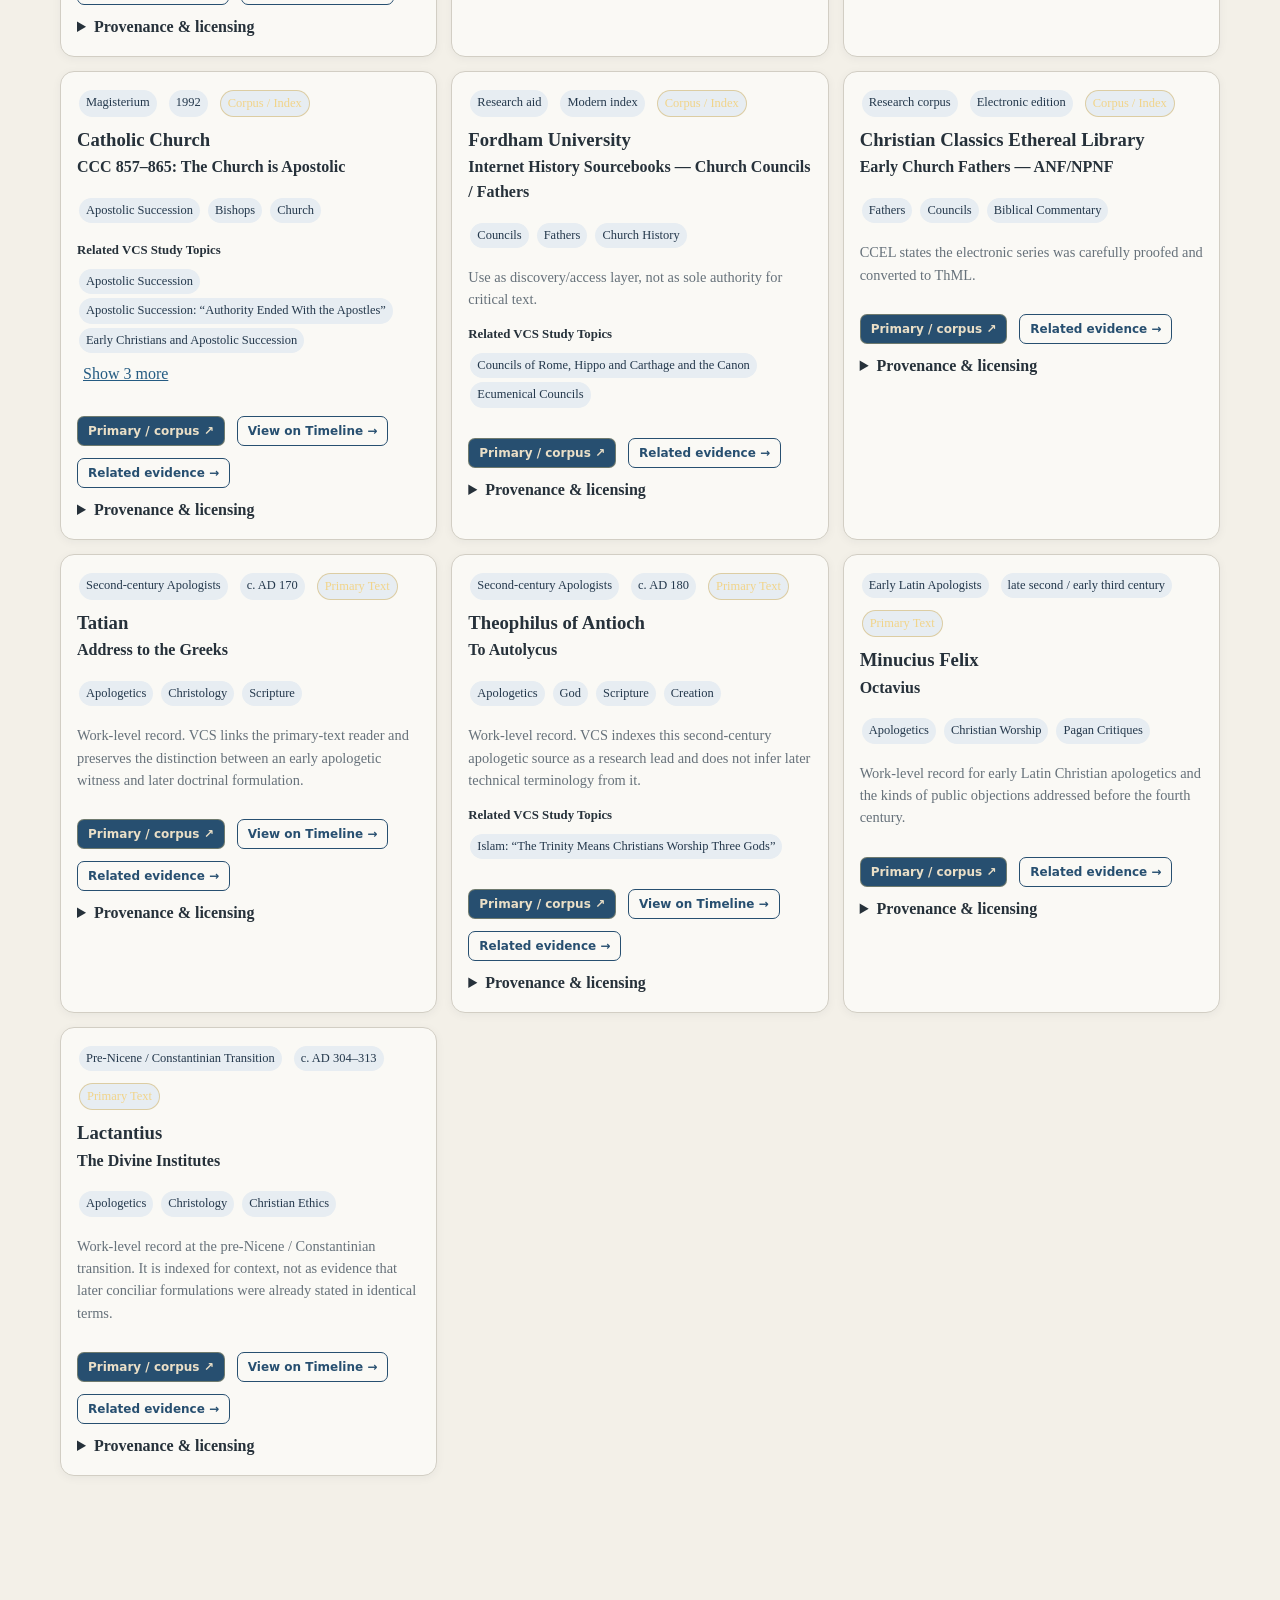
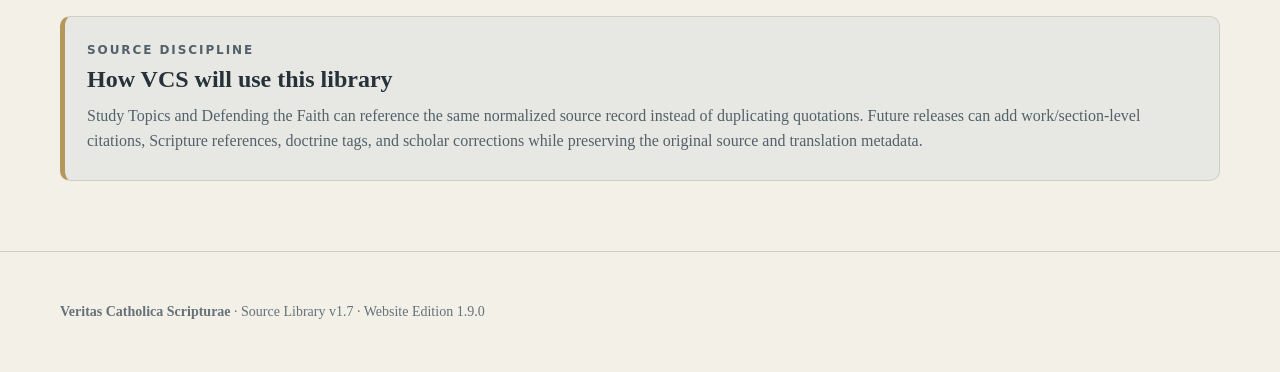
<file: docs/source-library.html>
<!doctype html><html lang="en"><head><meta charset="utf-8"><meta name="viewport" content="width=device-width,initial-scale=1"><meta name="description" content="VCS Patristic & Magisterial Source Library"><title>Source Library · Veritas Catholica Scripturae</title><link rel="stylesheet" href="assets/style.css?v=1.9.0"></head><body>
<header><div class="wrap nav"><a class="brand" href="./">VCS</a><nav><a href="./#explore">73 Books</a><a href="topics.html">Study Topics</a><a href="miracle-registry.html">The Miracle Registry</a><a href="source-library.html" aria-current="page">Source Library</a><a href="sources.html">Sources & Methodology</a><a href="./#visual-experience">Visual Experience</a></nav></div></header>
<main><section class="hero compact"><div class="wrap"><p class="eyebrow">Website Edition 1.9.0</p><h1>Patristic & Magisterial Source Library</h1><p class="lead">A reusable evidence index for Early Church, apologetics, typology, and scholarly review.</p><p class="sub">VCS indexes sources by author, work, date, era, topic, provenance, and access point. It does not silently equate historical translations with modern critical editions or turn a topical tag into proof of doctrine.</p><div class="actions"><a class="button" href="data/source_library.csv">Download CSV</a><a class="button secondary" href="data/source_library.json">Download JSON</a><a class="button secondary" href="sources.html">Methodology</a></div></div></section>
<section class="wrap section"><div class="era-strip" aria-label="Source chronology"><span>Apostolic</span><span>Ante-Nicene</span><span>Nicene / Patristic</span><span>Medieval</span><span>Modern Magisterium</span></div><div class="controls"><input id="slSearch" placeholder="Search author, work, topic…"><select id="slEra"><option value="all">All eras</option></select><select id="slTopic"><option value="all">All topics</option></select></div><div id="slStats" class="notice"></div><div id="slResults" class="source-library-grid"></div></section>
<section class="wrap section"><div class="method-card"><div><p class="eyebrow">Source discipline</p><h2>How VCS will use this library</h2><p>Study Topics and Defending the Faith can reference the same normalized source record instead of duplicating quotations. Future releases can add work/section-level citations, Scripture references, doctrine tags, and scholar corrections while preserving the original source and translation metadata.</p></div></div></section></main><footer><div class="wrap"><p><b>Veritas Catholica Scripturae</b> · Source Library v1.7 · Website Edition 1.9.0</p></div></footer><script src="assets/source-library.js?v=1.6.0"></script><script src="assets/source-related-navigation.js?v=1.7.0rc2.3"></script></body></html>
</file>
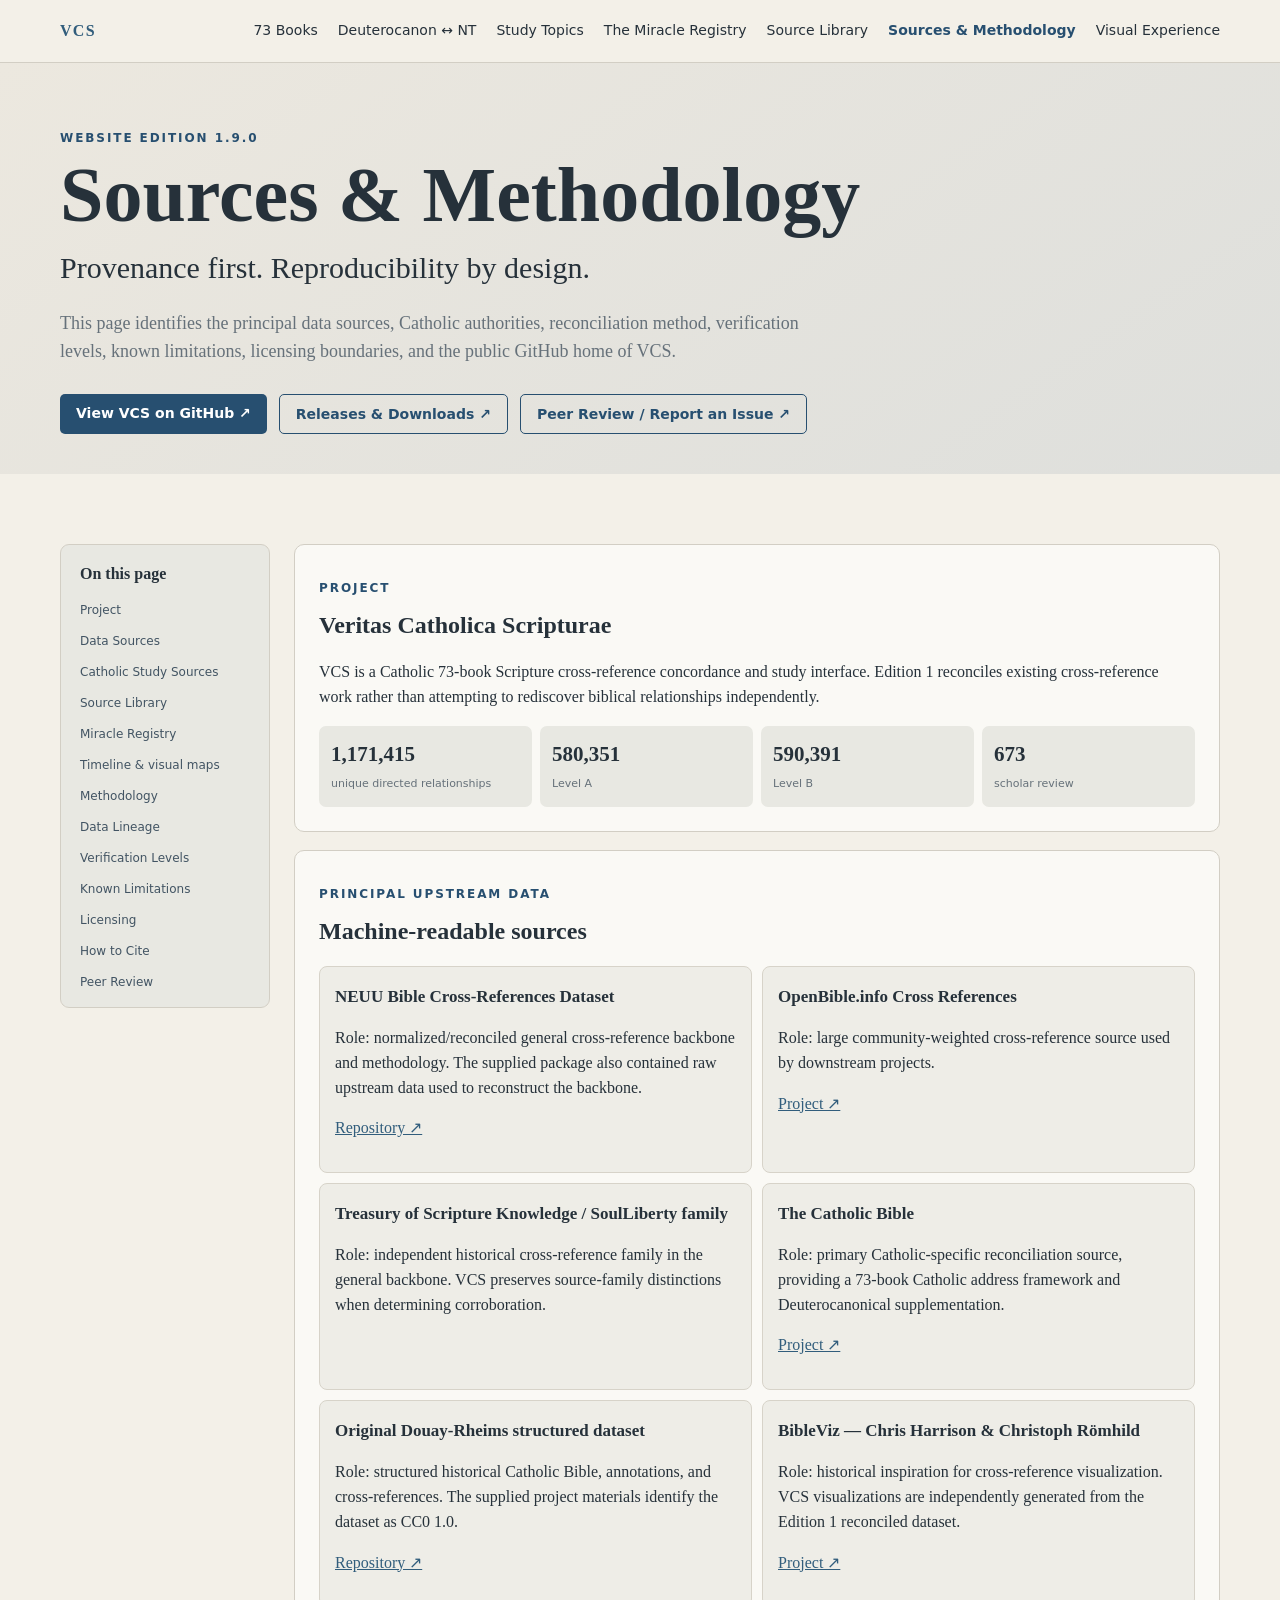
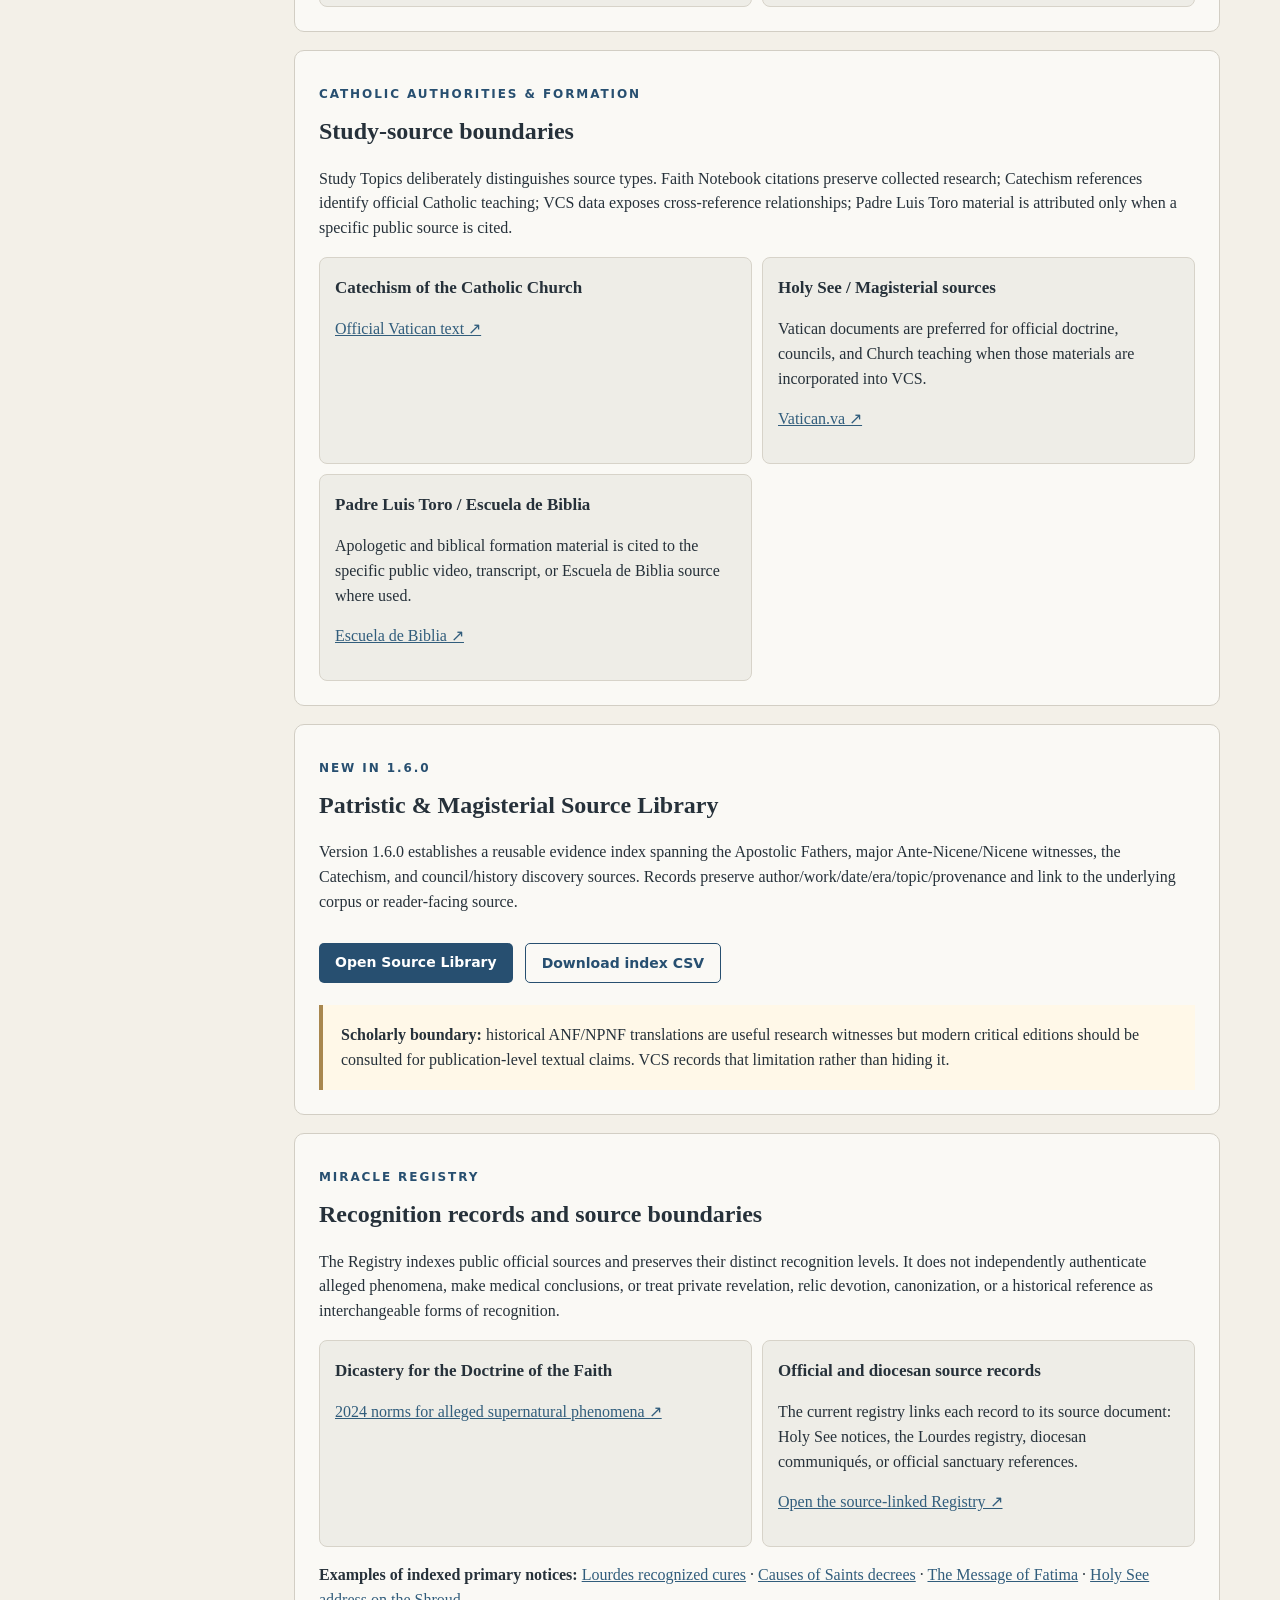
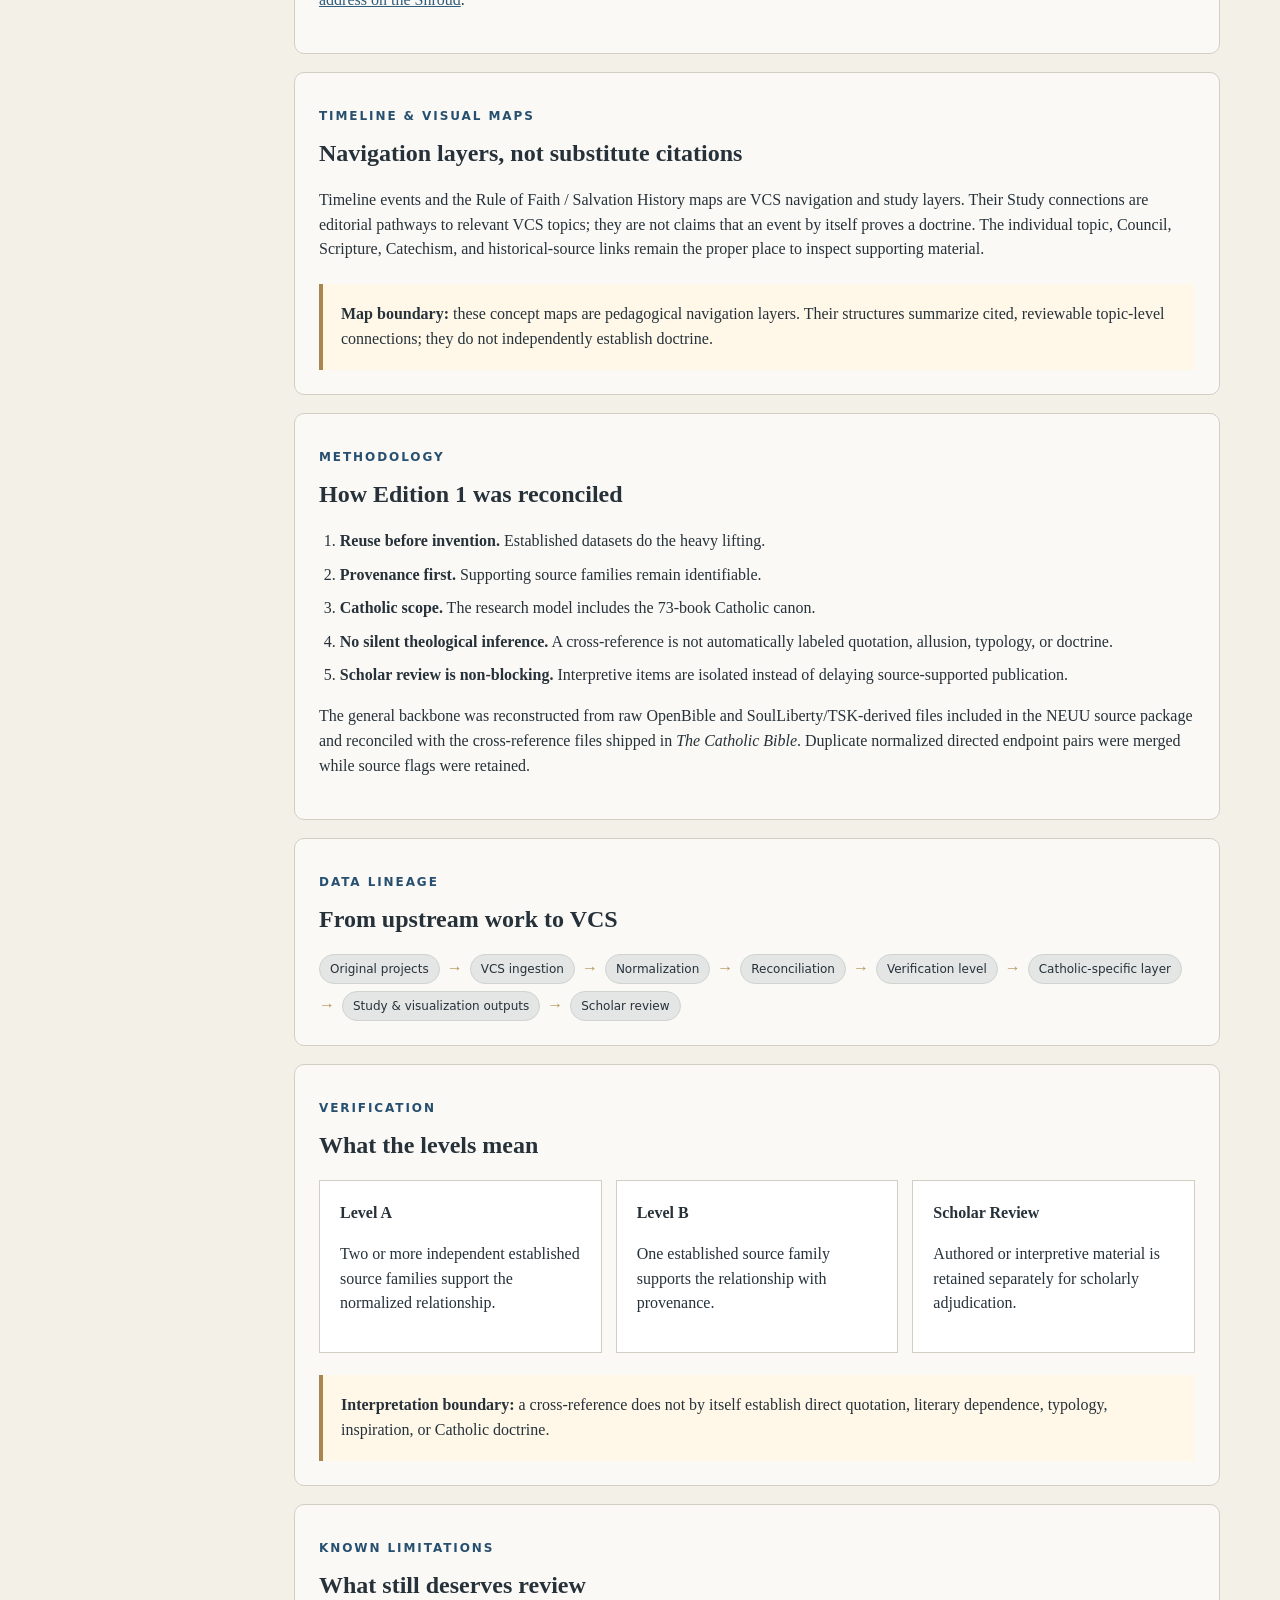
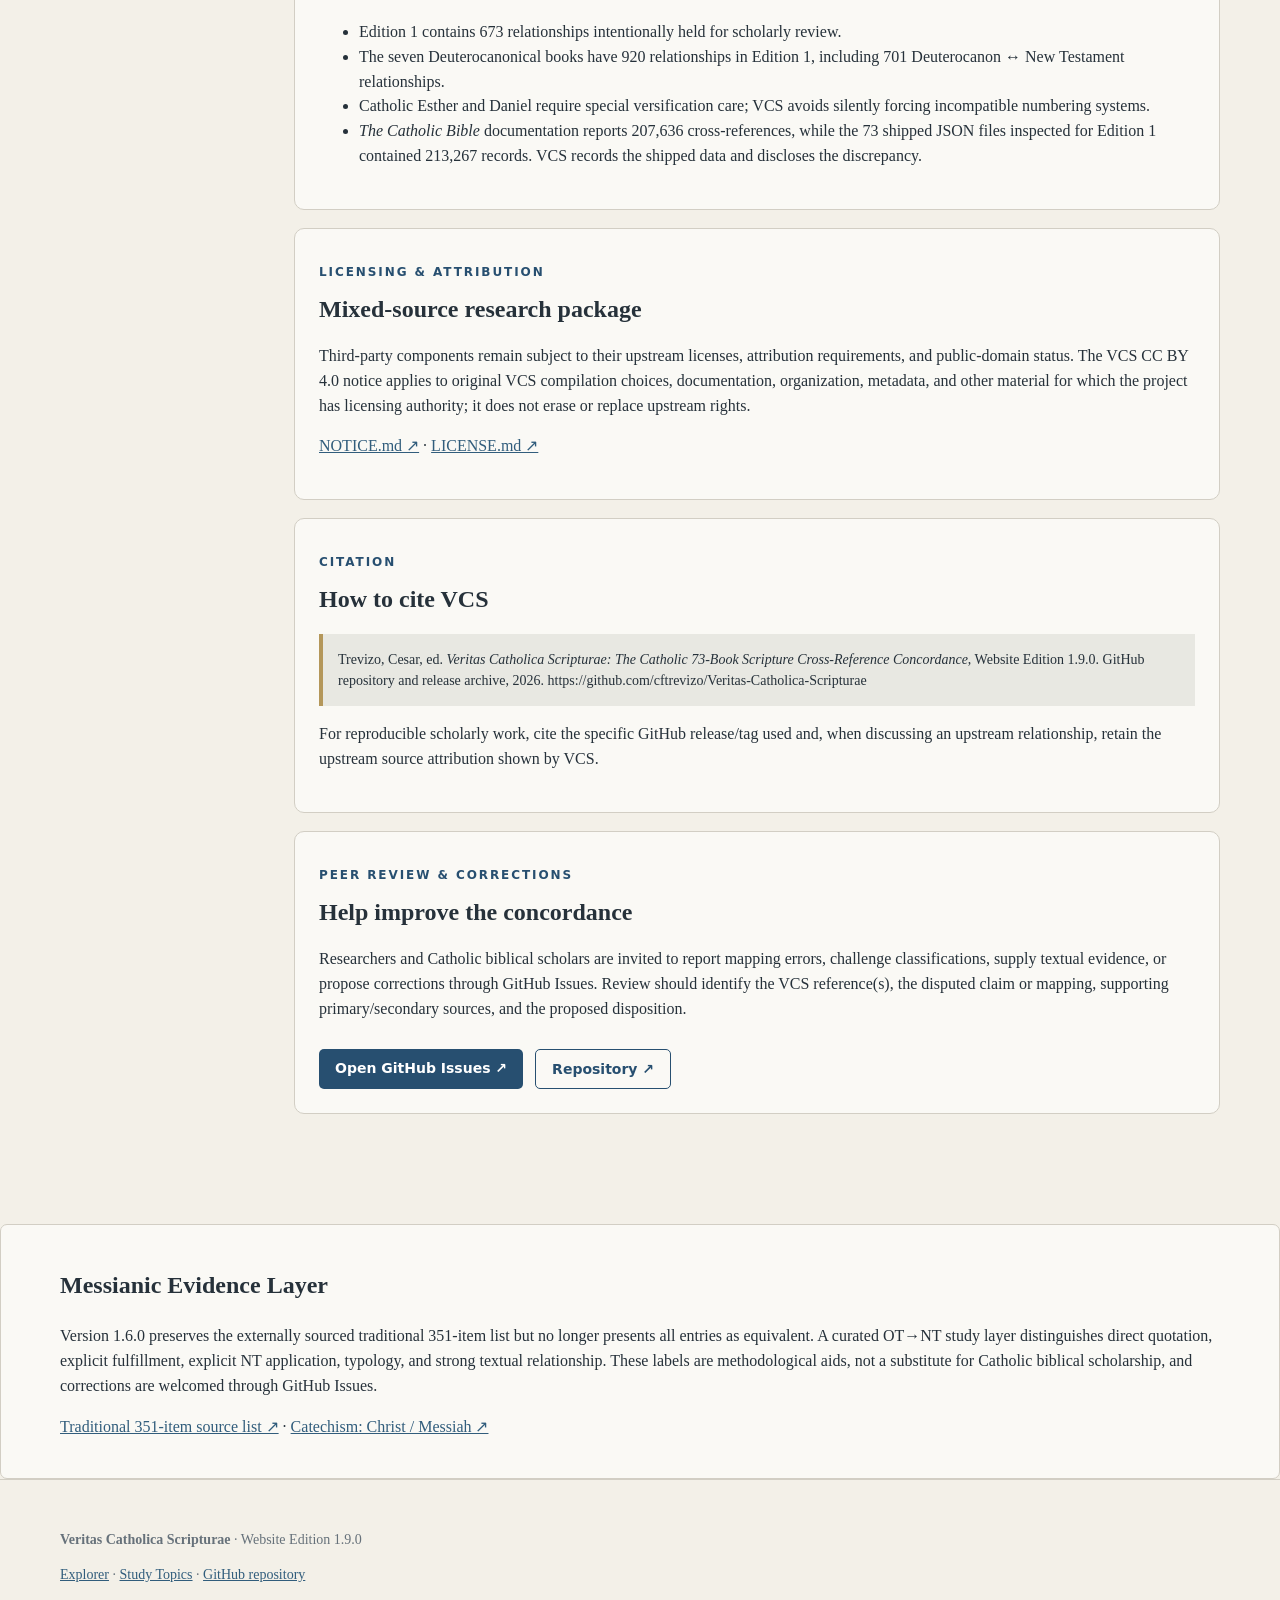
<file: docs/sources.html>
<!doctype html><html lang="en"><head><meta charset="utf-8"><meta name="viewport" content="width=device-width,initial-scale=1"><meta name="description" content="Sources, methodology, provenance, licensing, limitations, citation guidance, and peer-review information for Veritas Catholica Scripturae."><title>Sources & Methodology · Veritas Catholica Scripturae</title><link rel="stylesheet" href="assets/style.css?v=1.9.0"></head><body>
<header><div class="wrap nav"><a class="brand" href="./">VCS</a><nav><a href="./#explore">73 Books</a><a href="./#deutero">Deuterocanon ↔ NT</a><a href="topics.html">Study Topics</a><a href="miracle-registry.html">The Miracle Registry</a><a href="source-library.html">Source Library</a><a href="sources.html" aria-current="page">Sources & Methodology</a><a href="./#visual-experience">Visual Experience</a></nav></div></header>
<main><section class="hero compact"><div class="wrap"><p class="eyebrow">Website Edition 1.9.0</p><h1>Sources & Methodology</h1><p class="lead">Provenance first. Reproducibility by design.</p><p class="sub">This page identifies the principal data sources, Catholic authorities, reconciliation method, verification levels, known limitations, licensing boundaries, and the public GitHub home of VCS.</p><div class="actions"><a class="button" href="https://github.com/cftrevizo/Veritas-Catholica-Scripturae" target="_blank" rel="noopener">View VCS on GitHub ↗</a><a class="button secondary" href="https://github.com/cftrevizo/Veritas-Catholica-Scripturae/releases" target="_blank" rel="noopener">Releases & Downloads ↗</a><a class="button secondary" href="https://github.com/cftrevizo/Veritas-Catholica-Scripturae/issues" target="_blank" rel="noopener">Peer Review / Report an Issue ↗</a></div></div></section>
<section class="wrap section resource-layout"><aside class="resource-nav"><b>On this page</b><a href="#project">Project</a><a href="#data">Data Sources</a><a href="#catholic">Catholic Study Sources</a><a href="#source-library">Source Library</a><a href="#registry-sources">Miracle Registry</a><a href="#timeline-sources">Timeline & visual maps</a><a href="#methodology">Methodology</a><a href="#lineage">Data Lineage</a><a href="#levels">Verification Levels</a><a href="#limitations">Known Limitations</a><a href="#licensing">Licensing</a><a href="#cite">How to Cite</a><a href="#review">Peer Review</a></aside><div class="resource-main">
<section id="project" class="resource-section"><p class="eyebrow">Project</p><h2>Veritas Catholica Scripturae</h2><p>VCS is a Catholic 73-book Scripture cross-reference concordance and study interface. Edition 1 reconciles existing cross-reference work rather than attempting to rediscover biblical relationships independently.</p><div class="resource-facts"><div><strong>1,171,415</strong><span>unique directed relationships</span></div><div><strong>580,351</strong><span>Level A</span></div><div><strong>590,391</strong><span>Level B</span></div><div><strong>673</strong><span>scholar review</span></div></div></section>
<section id="data" class="resource-section"><p class="eyebrow">Principal upstream data</p><h2>Machine-readable sources</h2>
<div class="source-cards">
<article><h3>NEUU Bible Cross-References Dataset</h3><p>Role: normalized/reconciled general cross-reference backbone and methodology. The supplied package also contained raw upstream data used to reconstruct the backbone.</p><p><a href="https://github.com/neuu-org/bible-crossrefs-dataset" target="_blank" rel="noopener">Repository ↗</a></p></article>
<article><h3>OpenBible.info Cross References</h3><p>Role: large community-weighted cross-reference source used by downstream projects.</p><p><a href="https://www.openbible.info/labs/cross-references/" target="_blank" rel="noopener">Project ↗</a></p></article>
<article><h3>Treasury of Scripture Knowledge / SoulLiberty family</h3><p>Role: independent historical cross-reference family in the general backbone. VCS preserves source-family distinctions when determining corroboration.</p></article>
<article><h3>The Catholic Bible</h3><p>Role: primary Catholic-specific reconciliation source, providing a 73-book Catholic address framework and Deuterocanonical supplementation.</p><p><a href="https://pypi.org/project/the-catholic-bible/" target="_blank" rel="noopener">Project ↗</a></p></article>
<article><h3>Original Douay-Rheims structured dataset</h3><p>Role: structured historical Catholic Bible, annotations, and cross-references. The supplied project materials identify the dataset as CC0 1.0.</p><p><a href="https://github.com/janvier-s/original-douay-rheims" target="_blank" rel="noopener">Repository ↗</a></p></article>
<article><h3>BibleViz — Chris Harrison & Christoph Römhild</h3><p>Role: historical inspiration for cross-reference visualization. VCS visualizations are independently generated from the Edition 1 reconciled dataset.</p><p><a href="https://www.chrisharrison.net/index.php/Visualizations/BibleViz" target="_blank" rel="noopener">Project ↗</a></p></article>
</div></section>
<section id="catholic" class="resource-section"><p class="eyebrow">Catholic authorities & formation</p><h2>Study-source boundaries</h2><p>Study Topics deliberately distinguishes source types. Faith Notebook citations preserve collected research; Catechism references identify official Catholic teaching; VCS data exposes cross-reference relationships; Padre Luis Toro material is attributed only when a specific public source is cited.</p><div class="source-cards"><article><h3>Catechism of the Catholic Church</h3><p><a href="https://www.vatican.va/archive/ENG0015/_INDEX.HTM" target="_blank" rel="noopener">Official Vatican text ↗</a></p></article><article><h3>Holy See / Magisterial sources</h3><p>Vatican documents are preferred for official doctrine, councils, and Church teaching when those materials are incorporated into VCS.</p><p><a href="https://www.vatican.va/" target="_blank" rel="noopener">Vatican.va ↗</a></p></article><article><h3>Padre Luis Toro / Escuela de Biblia</h3><p>Apologetic and biblical formation material is cited to the specific public video, transcript, or Escuela de Biblia source where used.</p><p><a href="https://escueladebiblia.com/" target="_blank" rel="noopener">Escuela de Biblia ↗</a></p></article></div></section>
<section id="source-library" class="resource-section"><p class="eyebrow">New in 1.6.0</p><h2>Patristic & Magisterial Source Library</h2><p>Version 1.6.0 establishes a reusable evidence index spanning the Apostolic Fathers, major Ante-Nicene/Nicene witnesses, the Catechism, and council/history discovery sources. Records preserve author/work/date/era/topic/provenance and link to the underlying corpus or reader-facing source.</p><div class="actions"><a class="button" href="source-library.html">Open Source Library</a><a class="button secondary" href="data/source_library.csv">Download index CSV</a></div><div class="notice"><b>Scholarly boundary:</b> historical ANF/NPNF translations are useful research witnesses but modern critical editions should be consulted for publication-level textual claims. VCS records that limitation rather than hiding it.</div></section><section id="registry-sources" class="resource-section"><p class="eyebrow">Miracle Registry</p><h2>Recognition records and source boundaries</h2><p>The Registry indexes public official sources and preserves their distinct recognition levels. It does not independently authenticate alleged phenomena, make medical conclusions, or treat private revelation, relic devotion, canonization, or a historical reference as interchangeable forms of recognition.</p><div class="source-cards"><article><h3>Dicastery for the Doctrine of the Faith</h3><p><a href="https://www.vatican.va/roman_curia/congregations/cfaith/documents/rc_ddf_doc_20240517_norme-fenomeni-soprannaturali_en.html" target="_blank" rel="noopener">2024 norms for alleged supernatural phenomena ↗</a></p></article><article><h3>Official and diocesan source records</h3><p>The current registry links each record to its source document: Holy See notices, the Lourdes registry, diocesan communiqués, or official sanctuary references.</p><p><a href="miracle-registry.html">Open the source-linked Registry ↗</a></p></article></div><p><b>Examples of indexed primary notices:</b> <a href="https://www.lourdes-france.org/en/miraculous-healings/" target="_blank" rel="noopener">Lourdes recognized cures</a> · <a href="https://press.vatican.va/content/salastampa/en/bollettino/pubblico/2024/05/23/240523b.html" target="_blank" rel="noopener">Causes of Saints decrees</a> · <a href="https://www.vatican.va/roman_curia/congregations/cfaith/documents/rc_con_cfaith_doc_20000626_message-fatima_en.html" target="_blank" rel="noopener">The Message of Fatima</a> · <a href="https://www.vatican.va/content/john-paul-ii/en/travels/1998/documents/hf_jp-ii_spe_24051998_sindone.html" target="_blank" rel="noopener">Holy See address on the Shroud</a>.</p></section><section id="timeline-sources" class="resource-section"><p class="eyebrow">Timeline & visual maps</p><h2>Navigation layers, not substitute citations</h2><p>Timeline events and the Rule of Faith / Salvation History maps are VCS navigation and study layers. Their Study connections are editorial pathways to relevant VCS topics; they are not claims that an event by itself proves a doctrine. The individual topic, Council, Scripture, Catechism, and historical-source links remain the proper place to inspect supporting material.</p><div class="notice"><b>Map boundary:</b> these concept maps are pedagogical navigation layers. Their structures summarize cited, reviewable topic-level connections; they do not independently establish doctrine.</div></section><section id="methodology" class="resource-section"><p class="eyebrow">Methodology</p><h2>How Edition 1 was reconciled</h2><ol class="method-list"><li><b>Reuse before invention.</b> Established datasets do the heavy lifting.</li><li><b>Provenance first.</b> Supporting source families remain identifiable.</li><li><b>Catholic scope.</b> The research model includes the 73-book Catholic canon.</li><li><b>No silent theological inference.</b> A cross-reference is not automatically labeled quotation, allusion, typology, or doctrine.</li><li><b>Scholar review is non-blocking.</b> Interpretive items are isolated instead of delaying source-supported publication.</li></ol><p>The general backbone was reconstructed from raw OpenBible and SoulLiberty/TSK-derived files included in the NEUU source package and reconciled with the cross-reference files shipped in <i>The Catholic Bible</i>. Duplicate normalized directed endpoint pairs were merged while source flags were retained.</p></section>
<section id="lineage" class="resource-section"><p class="eyebrow">Data lineage</p><h2>From upstream work to VCS</h2><div class="lineage"><span>Original projects</span><b>→</b><span>VCS ingestion</span><b>→</b><span>Normalization</span><b>→</b><span>Reconciliation</span><b>→</b><span>Verification level</span><b>→</b><span>Catholic-specific layer</span><b>→</b><span>Study & visualization outputs</span><b>→</b><span>Scholar review</span></div></section>
<section id="levels" class="resource-section"><p class="eyebrow">Verification</p><h2>What the levels mean</h2><div class="cards"><article><b>Level A</b><p>Two or more independent established source families support the normalized relationship.</p></article><article><b>Level B</b><p>One established source family supports the relationship with provenance.</p></article><article><b>Scholar Review</b><p>Authored or interpretive material is retained separately for scholarly adjudication.</p></article></div><div class="notice"><b>Interpretation boundary:</b> a cross-reference does not by itself establish direct quotation, literary dependence, typology, inspiration, or Catholic doctrine.</div></section>
<section id="limitations" class="resource-section"><p class="eyebrow">Known limitations</p><h2>What still deserves review</h2><ul><li>Edition 1 contains 673 relationships intentionally held for scholarly review.</li><li>The seven Deuterocanonical books have 920 relationships in Edition 1, including 701 Deuterocanon ↔ New Testament relationships.</li><li>Catholic Esther and Daniel require special versification care; VCS avoids silently forcing incompatible numbering systems.</li><li><i>The Catholic Bible</i> documentation reports 207,636 cross-references, while the 73 shipped JSON files inspected for Edition 1 contained 213,267 records. VCS records the shipped data and discloses the discrepancy.</li></ul></section>
<section id="licensing" class="resource-section"><p class="eyebrow">Licensing & attribution</p><h2>Mixed-source research package</h2><p>Third-party components remain subject to their upstream licenses, attribution requirements, and public-domain status. The VCS CC BY 4.0 notice applies to original VCS compilation choices, documentation, organization, metadata, and other material for which the project has licensing authority; it does not erase or replace upstream rights.</p><p><a href="https://github.com/cftrevizo/Veritas-Catholica-Scripturae/blob/main/NOTICE.md" target="_blank" rel="noopener">NOTICE.md ↗</a> · <a href="https://github.com/cftrevizo/Veritas-Catholica-Scripturae/blob/main/LICENSE.md" target="_blank" rel="noopener">LICENSE.md ↗</a></p></section>
<section id="cite" class="resource-section"><p class="eyebrow">Citation</p><h2>How to cite VCS</h2><div class="citation-box">Trevizo, Cesar, ed. <i>Veritas Catholica Scripturae: The Catholic 73-Book Scripture Cross-Reference Concordance</i>, Website Edition 1.9.0. GitHub repository and release archive, 2026. https://github.com/cftrevizo/Veritas-Catholica-Scripturae</div><p>For reproducible scholarly work, cite the specific GitHub release/tag used and, when discussing an upstream relationship, retain the upstream source attribution shown by VCS.</p></section>
<section id="review" class="resource-section"><p class="eyebrow">Peer review & corrections</p><h2>Help improve the concordance</h2><p>Researchers and Catholic biblical scholars are invited to report mapping errors, challenge classifications, supply textual evidence, or propose corrections through GitHub Issues. Review should identify the VCS reference(s), the disputed claim or mapping, supporting primary/secondary sources, and the proposed disposition.</p><div class="actions"><a class="button" href="https://github.com/cftrevizo/Veritas-Catholica-Scripturae/issues" target="_blank" rel="noopener">Open GitHub Issues ↗</a><a class="button secondary" href="https://github.com/cftrevizo/Veritas-Catholica-Scripturae" target="_blank" rel="noopener">Repository ↗</a></div></section>
</div></section><section class="panel"><div class="wrap"><h2>Messianic Evidence Layer</h2><p>Version 1.6.0 preserves the externally sourced traditional 351-item list but no longer presents all entries as equivalent. A curated OT→NT study layer distinguishes direct quotation, explicit fulfillment, explicit NT application, typology, and strong textual relationship. These labels are methodological aids, not a substitute for Catholic biblical scholarship, and corrections are welcomed through GitHub Issues.</p><p><a href="https://www.newtestamentchristians.com/bible-study-resources/351-old-testament-prophecies-fulfilled-in-jesus-christ/" target="_blank" rel="noopener">Traditional 351-item source list ↗</a> · <a href="https://www.vatican.va/content/catechism/en/part_one/section_two/chapter_two/article_2/ii_christ.html" target="_blank" rel="noopener">Catechism: Christ / Messiah ↗</a></p></div></section></main><footer><div class="wrap"><p><b>Veritas Catholica Scripturae</b> · Website Edition 1.9.0</p><p><a href="./">Explorer</a> · <a href="topics.html">Study Topics</a> · <a href="https://github.com/cftrevizo/Veritas-Catholica-Scripturae">GitHub repository</a></p></div></footer></body></html>
</file>
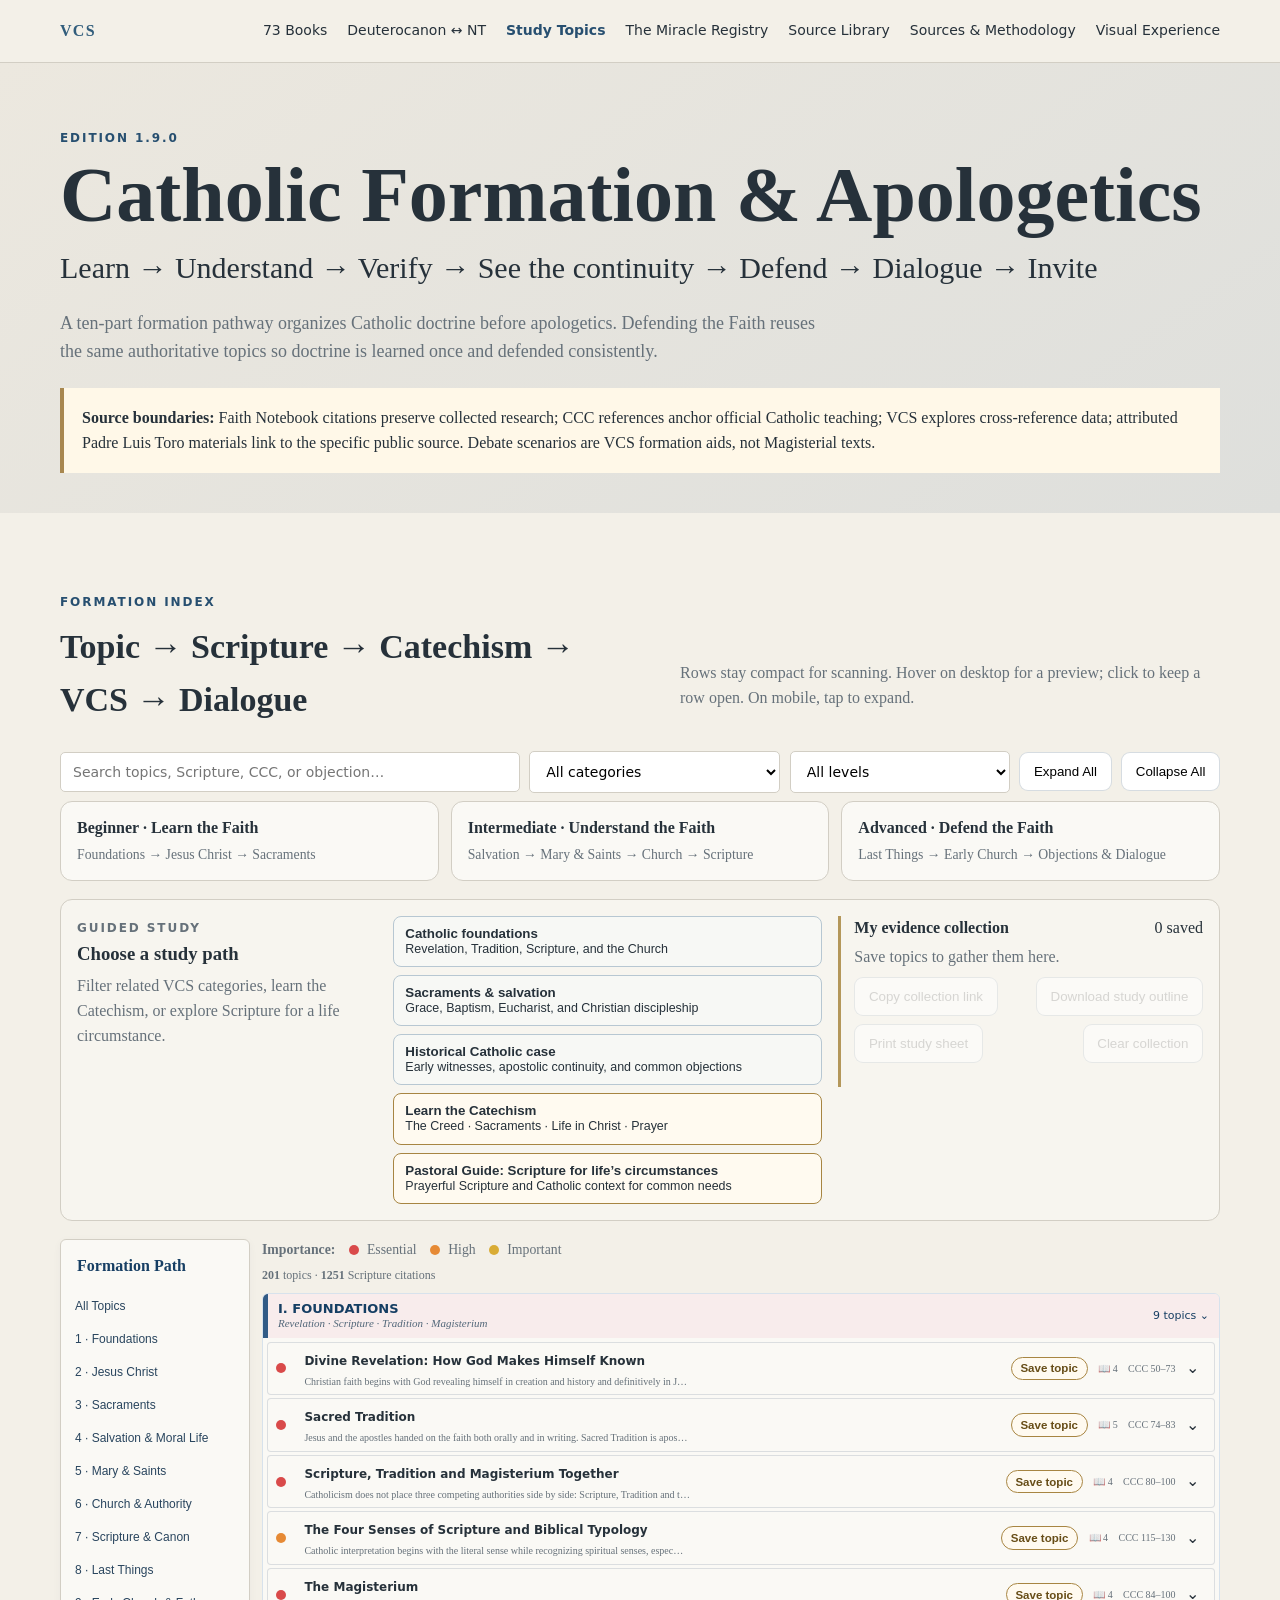
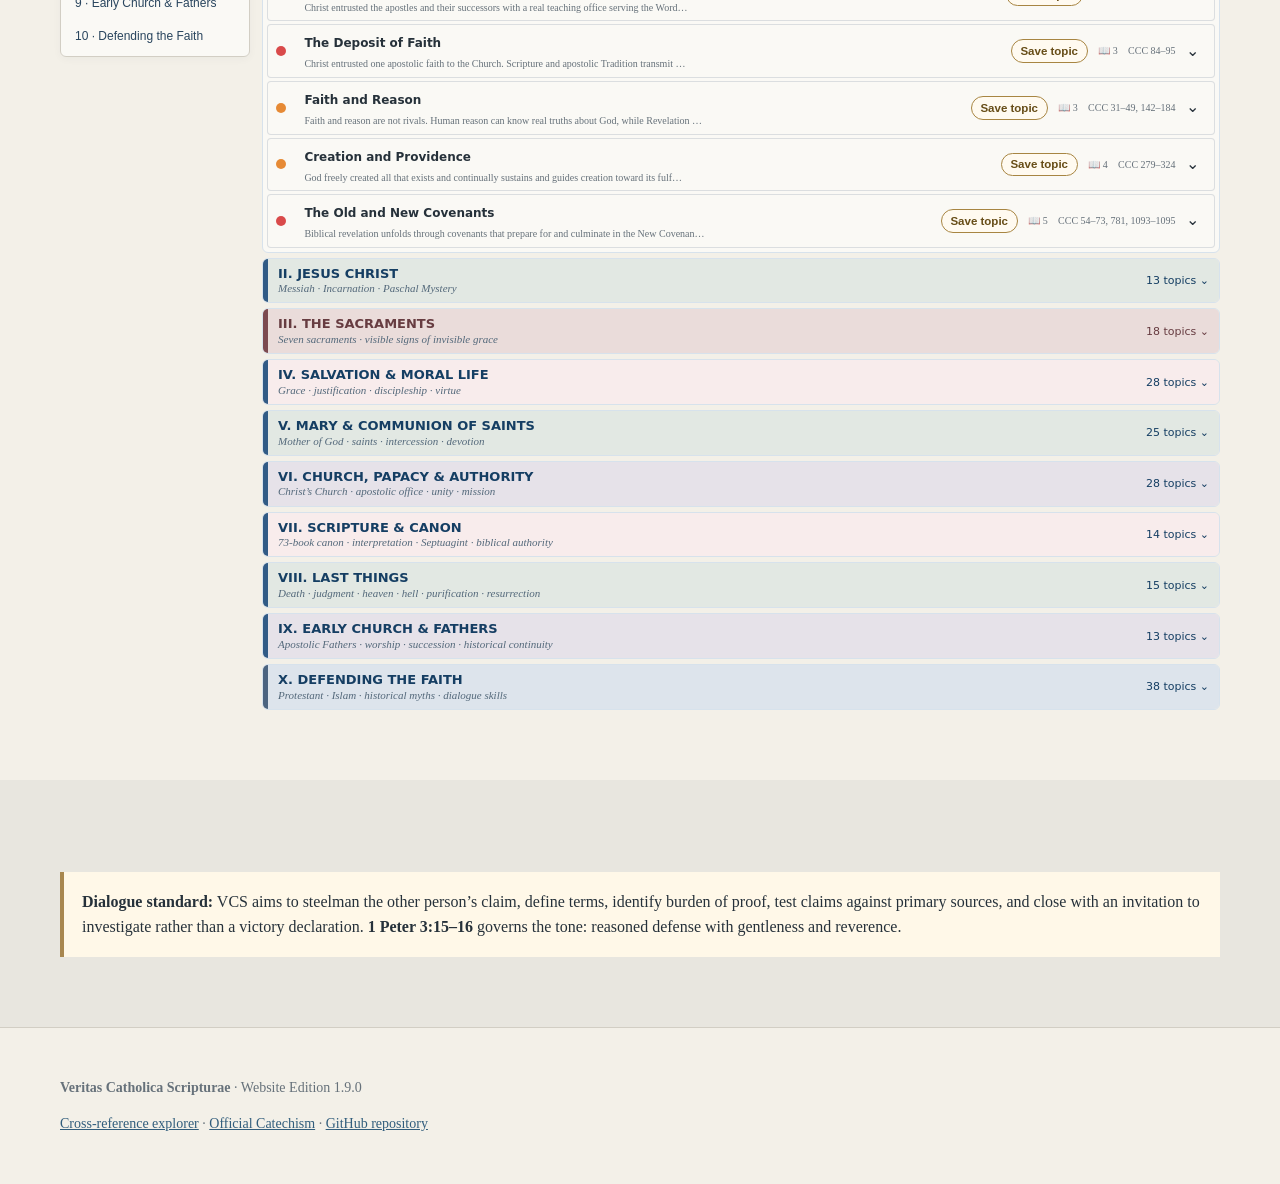
<file: docs/topics.html>
<!doctype html><html lang="en"><head><meta charset="utf-8"><meta name="viewport" content="width=device-width,initial-scale=1"><meta name="description" content="Catholic study and apologetics topics connecting Scripture, Catechism, VCS relationships, and cited formation sources."><title>Study Topics · Veritas Catholica Scripturae</title><link rel="stylesheet" href="assets/style.css?v=1.9.0"></head><body>
<header><div class="wrap nav"><a class="brand" href="./">VCS</a><nav><a href="./#explore">73 Books</a><a href="./#deutero">Deuterocanon ↔ NT</a><a href="topics.html" aria-current="page">Study Topics</a><a href="miracle-registry.html">The Miracle Registry</a><a href="source-library.html">Source Library</a><a href="sources.html">Sources & Methodology</a><a href="./#visual-experience">Visual Experience</a></nav></div></header>
<main><section class="hero compact"><div class="wrap"><p class="eyebrow">Edition 1.9.0</p><h1>Catholic Formation & Apologetics</h1><p class="lead">Learn → Understand → Verify → See the continuity → Defend → Dialogue → Invite</p><p class="sub">A ten-part formation pathway organizes Catholic doctrine before apologetics. Defending the Faith reuses the same authoritative topics so doctrine is learned once and defended consistently.</p><div class="notice"><b>Source boundaries:</b> Faith Notebook citations preserve collected research; CCC references anchor official Catholic teaching; VCS explores cross-reference data; attributed Padre Luis Toro materials link to the specific public source. Debate scenarios are VCS formation aids, not Magisterial texts.</div></div></section>
<section class="wrap section"><div class="sectionhead"><div><p class="eyebrow">Formation index</p><h2>Topic → Scripture → Catechism → VCS → Dialogue</h2></div><p>Rows stay compact for scanning. Hover on desktop for a preview; click to keep a row open. On mobile, tap to expand.</p></div>
<div class="controls topic-controls"><input id="topicSearch" placeholder="Search topics, Scripture, CCC, or objection…"><select id="topicCategory"><option value="all">All categories</option></select><select id="topicImportance"><option value="all">All levels</option><option value="essential">Essential</option><option value="high">High</option><option value="important">Important</option></select><button id="expandAll" class="smallbtn">Expand All</button><button id="collapseAll" class="smallbtn">Collapse All</button></div>
<div class="formation-pathways"><article><b>Beginner · Learn the Faith</b><span>Foundations → Jesus Christ → Sacraments</span></article><article><b>Intermediate · Understand the Faith</b><span>Salvation → Mary & Saints → Church → Scripture</span></article><article><b>Advanced · Defend the Faith</b><span>Last Things → Early Church → Objections & Dialogue</span></article></div><div class="topics-dashboard"><aside class="topic-sidebar"><b>Formation Path</b><button data-catjump="all">All Topics</button><button data-catjump="Foundations">1 · Foundations</button><button data-catjump="Jesus Christ">2 · Jesus Christ</button><button data-catjump="Sacraments">3 · Sacraments</button><button data-catjump="Salvation & Moral Life">4 · Salvation & Moral Life</button><button data-catjump="Mary & Communion of Saints">5 · Mary & Saints</button><button data-catjump="Church, Papacy & Authority">6 · Church & Authority</button><button data-catjump="Scripture & Canon">7 · Scripture & Canon</button><button data-catjump="Last Things">8 · Last Things</button><button data-catjump="Early Church & Fathers">9 · Early Church & Fathers</button><button data-catjump="defending">10 · Defending the Faith</button></aside><div class="topics-main"><div class="importance-key"><b>Importance:</b> <span class="dot essential"></span> Essential <span class="dot high"></span> High <span class="dot important"></span> Important</div><div id="topicStats" class="topicstats"></div><div id="topicGrid" class="topicrows"></div></div></div></section>
<section class="section alt"><div class="wrap"><div class="notice"><b>Dialogue standard:</b> VCS aims to steelman the other person’s claim, define terms, identify burden of proof, test claims against primary sources, and close with an invitation to investigate rather than a victory declaration. <b>1 Peter 3:15–16</b> governs the tone: reasoned defense with gentleness and reverence.</div></div></section></main>
<footer><div class="wrap"><p><b>Veritas Catholica Scripturae</b> · Website Edition 1.9.0</p><p><a href="./">Cross-reference explorer</a> · <a href="https://www.vatican.va/archive/ENG0015/_INDEX.HTM" target="_blank" rel="noopener">Official Catechism</a> · <a href="https://github.com/cftrevizo/Veritas-Catholica-Scripturae">GitHub repository</a></p></div></footer><script src="assets/topics.js?v=1.9.0"></script><script src="assets/evidence-chains.js?v=1.7.0c1c"></script><script src="assets/patristic-citations.js?v=1.8.0"></script><script src="assets/study-tools.js?v=1.9.0"></script><script src="assets/miracle-context-links.js?v=1.9.0"></script></body></html>
</file>
<file: docs/assets/style.css>
:root{--ink:#17202a;--muted:#65717d;--paper:#fbfaf7;--card:#fff;--line:#ddd9cf;--accent:#7a2e2e;--gold:#a8792d;--soft:#f1eee7;--review:#8a5a00}*{box-sizing:border-box}html{scroll-behavior:smooth}body{margin:0;font-family:Georgia,'Times New Roman',serif;background:var(--paper);color:var(--ink);line-height:1.55}a{color:var(--accent)}.wrap{width:min(1160px,92vw);margin:auto}header{position:sticky;top:0;z-index:10;background:rgba(251,250,247,.96);border-bottom:1px solid var(--line);backdrop-filter:blur(8px)}.nav{height:62px;display:flex;align-items:center;justify-content:space-between}.brand{font-weight:800;text-decoration:none;letter-spacing:.08em}.nav nav{display:flex;gap:20px}.nav nav a{text-decoration:none;color:var(--ink);font-family:system-ui,sans-serif;font-size:14px}.hero{padding:80px 0 62px;background:linear-gradient(145deg,#f8f4eb,#efe8dc)}h1{font-size:clamp(42px,7vw,78px);line-height:.98;margin:.12em 0}.lead{font-size:clamp(20px,3vw,30px);margin:12px 0}.sub{max-width:780px;color:var(--muted);font-size:18px}.eyebrow{text-transform:uppercase;letter-spacing:.16em;font:700 12px system-ui,sans-serif;color:var(--accent)}.actions{display:flex;gap:12px;flex-wrap:wrap;margin-top:28px}.button{display:inline-block;border:0;border-radius:5px;background:var(--accent);color:white;text-decoration:none;padding:11px 16px;font:700 14px system-ui,sans-serif;cursor:pointer}.button.secondary{background:transparent;color:var(--accent);border:1px solid var(--accent)}.stats{display:grid;grid-template-columns:repeat(5,1fr);gap:1px;background:var(--line);border:1px solid var(--line);margin-top:28px}.stats div{background:var(--card);padding:20px}.stats strong{display:block;font-size:24px}.stats span{font:13px system-ui,sans-serif;color:var(--muted)}.section{padding:70px 0}.alt{background:#f2efe8}.sectionhead{display:flex;justify-content:space-between;gap:30px;align-items:end;margin-bottom:24px}.sectionhead h2{font-size:34px;margin:0}.sectionhead>p{max-width:540px;color:var(--muted)}.controls,.searchbox{display:flex;gap:10px;flex-wrap:wrap;margin:20px 0}.controls input,.controls select,.searchbox input{padding:11px 12px;border:1px solid var(--line);background:white;border-radius:5px;font:14px system-ui,sans-serif;min-width:220px}.bookgrid{display:grid;grid-template-columns:repeat(auto-fill,minmax(150px,1fr));gap:9px}.book{background:white;border:1px solid var(--line);border-radius:6px;padding:12px;text-align:left;cursor:pointer}.book:hover{border-color:var(--accent)}.book b{display:block}.book small{font-family:system-ui,sans-serif;color:var(--muted)}.book.deutero{border-left:4px solid var(--gold)}.panel,.results{margin-top:22px}.panel{background:white;border:1px solid var(--line);padding:22px;border-radius:7px}.hidden{display:none}.chips{display:flex;flex-wrap:wrap;gap:8px}.chip{background:var(--soft);border-radius:999px;padding:6px 10px;font:13px system-ui,sans-serif}.result{display:grid;grid-template-columns:minmax(120px,1fr) minmax(120px,1fr) 80px minmax(150px,1.5fr);gap:10px;padding:10px 0;border-bottom:1px solid var(--line);font-family:system-ui,sans-serif;font-size:14px}.badge{display:inline-block;padding:2px 7px;border-radius:999px;background:#e8eee7;font-size:12px}.badge.R{background:#f6ead0;color:#6d4700}.cards{display:grid;grid-template-columns:repeat(3,1fr);gap:14px}.cards article{background:white;border:1px solid var(--line);padding:20px}.notice{margin-top:22px;padding:18px;border-left:4px solid var(--gold);background:#fff8e8}.visualgrid{display:grid;grid-template-columns:1fr 1fr;gap:18px}.visualgrid figure{margin:0;background:white;border:1px solid var(--line);padding:10px}.visualgrid img{width:100%;height:auto;display:block}.visualgrid figcaption{padding:9px;font-family:system-ui,sans-serif;color:var(--muted)}footer{border-top:1px solid var(--line);padding:35px 0;color:var(--muted);font-size:14px}.pager{display:flex;gap:8px;margin-top:15px}.empty{color:var(--muted);font-style:italic}@media(max-width:800px){.nav nav{display:none}.stats{grid-template-columns:1fr 1fr}.sectionhead{display:block}.cards,.visualgrid{grid-template-columns:1fr}.result{grid-template-columns:1fr 1fr}.result .src{grid-column:1/-1}}

.study{background:linear-gradient(180deg,#f7f2e8,#fff)}.studygrid{display:grid;grid-template-columns:repeat(auto-fit,minmax(250px,1fr));gap:16px;margin:24px 0}.studycard{background:#fff;border:1px solid #d9d0bd;border-radius:14px;padding:20px;cursor:pointer;box-shadow:0 4px 16px rgba(0,0,0,.05)}.studycard:hover{transform:translateY(-2px)}.studycard h3{margin:.25rem 0}.studycard .tag{font-size:.78rem;text-transform:uppercase;letter-spacing:.06em;color:#795c24}.pathitem{padding:14px 0;border-bottom:1px solid #e6dfd2}.pathitem:last-child{border-bottom:0}.levelB{display:inline-block;background:#e6f4ea;color:#1e6b39;padding:2px 8px;border-radius:999px;font-size:.75rem;font-weight:700}.levelR{display:inline-block;background:#fff0d6;color:#855600;padding:2px 8px;border-radius:999px;font-size:.75rem;font-weight:700}.pathrefs{font-family:ui-monospace,SFMono-Regular,Menlo,monospace;font-weight:700}.studyintro{max-width:850px}
/* Edition 1.3 Visual Experience */
.visual-experience{padding:76px 0 84px;background:radial-gradient(circle at 50% 0,#25364a 0,#111b28 38%,#090e15 100%);color:#f7f1df;overflow:hidden}.wide{width:min(1380px,96vw)}.visualhead>p{color:#bdc7d3}.visual-experience .eyebrow{color:#d9b86c}.visual-tabs{display:flex;gap:8px;flex-wrap:wrap;margin:20px 0}.vtab{border:1px solid rgba(218,184,108,.45);background:rgba(255,255,255,.04);color:#eadfc7;padding:10px 16px;border-radius:999px;cursor:pointer;font:700 13px system-ui,sans-serif}.vtab.active{background:#d0a854;color:#121821;border-color:#d0a854}.visual-stage{position:relative;border:1px solid rgba(218,184,108,.25);border-radius:18px;background:linear-gradient(180deg,rgba(7,12,19,.72),rgba(17,24,34,.9));box-shadow:0 28px 80px rgba(0,0,0,.35),inset 0 0 80px rgba(196,155,74,.04);overflow:hidden}.visual-stage:before{content:'';position:absolute;inset:0;pointer-events:none;background-image:radial-gradient(rgba(255,255,255,.16) .6px,transparent .7px);background-size:23px 23px;opacity:.18}.visual-stage svg{width:100%;height:auto;display:block;min-height:520px}.visual-meta{position:absolute;z-index:3;left:18px;top:16px;padding:10px 13px;background:rgba(8,13,20,.74);border:1px solid rgba(218,184,108,.2);border-radius:10px;font:12px system-ui,sans-serif;color:#d6dce4;backdrop-filter:blur(8px)}.visual-tip{position:fixed;z-index:99999;pointer-events:none;max-width:280px;padding:10px 12px;border:1px solid rgba(218,184,108,.45);border-radius:8px;background:rgba(7,11,17,.94);color:#fff;font:12px system-ui,sans-serif;box-shadow:0 12px 30px rgba(0,0,0,.4)}.visual-controls{display:flex;gap:24px;align-items:center;flex-wrap:wrap;margin:16px 0;font:13px system-ui,sans-serif;color:#d6dce4}.visual-controls label{display:flex;align-items:center;gap:9px}.visual-controls input[type=range]{accent-color:#d0a854}.visual-caption{max-width:1000px;color:#aeb9c5;font:13px/1.6 system-ui,sans-serif}.secondary-maps{background:#f3efe6}.v-arc{fill:none;stroke-linecap:round;transition:opacity .18s,stroke-width .18s}.v-book{cursor:pointer}.v-book text{font:10px system-ui,sans-serif;fill:#cbd5df}.v-book .tick{stroke:#8090a1;stroke-width:1}.v-book.deut text{fill:#f0c96f;font-weight:800}.v-book.deut .tick{stroke:#e3b85e;stroke-width:2}.v-book.active text{fill:#fff;font-weight:800}.bridge-label{font:700 12px system-ui,sans-serif;fill:#e9edf2}.bridge-count{font:11px system-ui,sans-serif;fill:#d8b45e}.canon-number{font:800 54px Georgia,serif;fill:#f2d58d}.canon-copy{font:14px system-ui,sans-serif;fill:#c3ced9}.canon-switch{cursor:pointer}.visual-experience .button.secondary{color:#efd797;border-color:#b9944a;background:transparent}@media(max-width:800px){.visual-stage svg{min-height:420px}.visual-controls{gap:12px}.visualhead{display:block}.v-book text{font-size:8px}}

/* Edition 1.3.2 controls */
.visual-controls select{background:#111b28;color:#eadfc7;border:1px solid rgba(218,184,108,.35);border-radius:6px;padding:7px 9px}.mini{border:1px solid rgba(218,184,108,.4);background:rgba(255,255,255,.055);color:#eadfc7;border-radius:7px;padding:7px 10px;cursor:pointer;font:700 12px system-ui,sans-serif}.mini:hover,.mini.active{background:#d0a854;color:#121821}.canon-compare-controls,.zoom-controls{display:flex;align-items:center;gap:6px}.zoom-controls span{min-width:48px;text-align:center;color:#f0dca8;font:700 12px system-ui,sans-serif}.visual-stage svg{cursor:grab;touch-action:none}.visual-stage svg.dragging{cursor:grabbing}.canon-number.small{font-size:34px}.v-arc{filter:drop-shadow(0 0 2px rgba(126,185,220,.16))}.visual-stage{min-height:560px}@media(max-width:800px){.visual-controls{align-items:flex-start}.canon-compare-controls,.zoom-controls{width:100%;flex-wrap:wrap}}

/* Edition 1.3.3 */
.visual-stage{min-height:700px}.visual-stage svg{height:min(78vh,900px);min-height:650px}.visual-legend{position:absolute;right:14px;top:42px;display:flex;gap:10px;flex-wrap:wrap;max-width:520px;padding:8px 10px;border-radius:9px;background:rgba(8,14,23,.82);border:1px solid rgba(218,184,108,.22);font:700 11px system-ui,sans-serif;color:#e8dfcc;backdrop-filter:blur(8px)}.visual-legend span{display:flex;align-items:center;gap:5px}.visual-legend i{width:19px;height:3px;border-radius:3px;display:inline-block}.v-arc{filter:drop-shadow(0 0 3px rgba(126,185,220,.22))}
.prophecy-title{font-size:26px;font-weight:800;letter-spacing:.12em}.prophecy-sub{font-size:13px;fill:#d8dfef}.prophecy-arc{filter:drop-shadow(0 0 2px currentColor)}

/* Edition 1.3.5 prophecy interaction */
.prophecy-book{cursor:pointer}.prophecy-book text{font-weight:800}.prophecy-book.active text{font-weight:900;filter:drop-shadow(0 0 5px currentColor)}.prophecy-count{font:800 26px Georgia,serif;fill:#f2d58d}.prophecy-legend{max-width:410px}.prophecy-arc{transition:stroke-opacity .12s,stroke-width .12s}.prophecy-title{font-size:22px}

/* Edition 1.3.7 Constellation of Scripture */
.const-line{pointer-events:none}.const-star{filter:drop-shadow(0 0 7px currentColor);cursor:pointer}.const-label{font-size:10px;fill:#e9edf7;pointer-events:none}.const-star.dim{opacity:.7}.const-star.chapter{filter:drop-shadow(0 0 8px #fff)}.const-ch-label{font-size:8px;fill:#111;font-weight:800;pointer-events:none}.const-center{font-size:22px;fill:#fff;font-weight:700;filter:drop-shadow(0 0 10px #65d6ff)}.const-back{font-size:13px;fill:#65d6ff;cursor:pointer;text-decoration:underline}

/* Edition 1.3.8 Constellation navigation & semantic book groups */
.constellation-controls{display:flex;align-items:center;gap:7px;flex-wrap:wrap}.constellation-controls select{background:#111b28;color:#eadfc7;border:1px solid rgba(218,184,108,.35);border-radius:6px;padding:7px 9px;max-width:240px}.constellation-legend{top:auto;bottom:14px;max-width:760px}.constellation-legend span{white-space:nowrap}.const-label{font-size:10px;font-weight:800;paint-order:stroke;stroke:#07101a;stroke-width:2px;stroke-linejoin:round}.const-ch-label-out{font-size:8px;font-weight:800;paint-order:stroke;stroke:#07101a;stroke-width:2px;stroke-linejoin:round}.const-book,.const-chapter{cursor:pointer}.const-line{transition:opacity .15s;filter:drop-shadow(0 0 2px rgba(255,255,255,.08))}


/* Edition 1.3.9 Bridge, maps & navigation refinement */
.bridge-legend{max-width:680px}.bridge-legend .legend-note,.visual-legend .legend-note{width:100%;color:#b9c4d0;font-weight:500}.zoomable-map{cursor:zoom-in;transition:transform .18s,box-shadow .18s}.zoomable-map:hover,.zoomable-map:focus{transform:translateY(-2px);box-shadow:0 12px 30px rgba(0,0,0,.12);outline:2px solid #b9944a;outline-offset:2px}.map-lightbox{position:fixed;z-index:1000;inset:0;background:rgba(3,7,12,.96);display:flex;flex-direction:column;color:#f5ead0}.map-lightbox.hidden{display:none}.map-lightbox-bar{height:58px;flex:0 0 58px;display:flex;align-items:center;justify-content:space-between;gap:16px;padding:0 18px;border-bottom:1px solid rgba(218,184,108,.28);background:#0b111a;font:13px system-ui,sans-serif}.map-lightbox-bar>div{display:flex;align-items:center;gap:7px}.map-lightbox-bar #mapZoomLabel{min-width:50px;text-align:center;color:#efd797;font-weight:800}.map-viewport{position:relative;flex:1;overflow:hidden;cursor:grab;touch-action:none}.map-viewport.dragging{cursor:grabbing}.map-viewport img{position:absolute;left:50%;top:50%;max-width:88vw;max-height:82vh;transform-origin:center center;translate:-50% -50%;user-select:none;-webkit-user-drag:none;transition:transform .06s linear}.map-open{overflow:hidden}@media(max-width:700px){.map-lightbox-bar{height:auto;min-height:58px;align-items:flex-start;padding:10px;flex-direction:column}.map-lightbox-bar>div{flex-wrap:wrap}.bridge-legend{max-width:90%}}

/* 1.3.15 focus interaction + external legend */
.visual-legend-host{min-height:34px;margin:10px 0 4px;display:flex;align-items:center}.visual-legend-host .visual-legend{position:static!important;right:auto!important;top:auto!important;bottom:auto!important;max-width:100%;width:auto;background:rgba(8,14,23,.68)}
.visual-stage .visual-legend{display:none!important}.const-book,.const-chapter,.bridge-node,.v-book{transition:opacity .16s ease}.const-line,.bridge-arc,.v-arc{transition:opacity .16s ease,stroke-width .16s ease}.constellation-controls select#constChapterSelect{max-width:220px}

/* Edition 1.4.0 — Catechism Integration (additive; preserves 1.3.15 visual rules) */
.topicstats{margin:1rem 0 1.25rem;color:var(--muted,#65707c)}
.topicgrid{display:grid;grid-template-columns:repeat(auto-fit,minmax(320px,1fr));gap:1rem}
.topiccard{background:var(--card,#fff);border:1px solid rgba(30,60,90,.14);border-radius:16px;padding:1.15rem;box-shadow:0 8px 28px rgba(18,42,66,.06)}
.topiccard h2{margin:.15rem 0 .55rem;font-size:1.18rem}.topic-summary{line-height:1.55;margin:.35rem 0 1rem}.topic-source-label{font-size:.72rem;text-transform:uppercase;letter-spacing:.09em;font-weight:800;color:var(--muted,#65707c);margin:.35rem 0 .45rem}
.refchips{display:flex;flex-wrap:wrap;gap:.42rem}.refchip{display:inline-flex;padding:.35rem .55rem;border-radius:999px;border:1px solid rgba(30,80,120,.18);background:rgba(60,120,170,.07);text-decoration:none;font-size:.86rem}.refchip:hover{transform:translateY(-1px);border-color:rgba(30,80,120,.4)}.refchip.muted{opacity:.68}
.cccbox{display:flex;justify-content:space-between;gap:1rem;align-items:center;margin-top:1rem;padding:.85rem;border-radius:12px;background:rgba(130,90,35,.07);border-left:4px solid #9b7435}.cccbox strong{display:block;margin-top:.15rem}.ccc-link{white-space:nowrap;font-weight:700;font-size:.86rem}
.hero.compact{padding-top:3.5rem;padding-bottom:2.5rem}@media(max-width:680px){.topicgrid{grid-template-columns:1fr}.cccbox{align-items:flex-start;flex-direction:column}.ccc-link{white-space:normal}}

/* 1.4.0 candidate 2 — compact study rows */
.topic-controls{display:grid;grid-template-columns:minmax(220px,1fr) auto auto auto auto;gap:.6rem;align-items:center}.smallbtn{border:1px solid rgba(30,60,90,.18);background:#fff;border-radius:9px;padding:.68rem .85rem;cursor:pointer}.importance-key{font-size:.86rem;color:var(--muted,#65707c);display:flex;gap:.5rem;align-items:center;flex-wrap:wrap}.dot{display:inline-block;width:10px;height:10px;border-radius:50%;margin-left:.35rem}.dot.essential{background:#d94a4a}.dot.high{background:#e68a35}.dot.important{background:#d9ac35}.topicrows{display:flex;flex-direction:column;gap:.38rem}.topicgroup{margin:1.1rem 0 .25rem;border-radius:11px;padding:.7rem .9rem;background:#edf3fa;border-left:4px solid #315b86}.topicgroup.sacraments{background:#faecec;border-left-color:#a83939}.topicgroup.defending{background:#edf2ff;border-left-color:#385ca8}.topicgroup h3{margin:0;font-size:1.03rem}.topicgroup p{margin:.15rem 0 0;font-size:.82rem;color:var(--muted,#65707c)}
.topicrow{border:1px solid rgba(30,60,90,.14);border-radius:10px;background:var(--card,#fff);overflow:hidden;box-shadow:0 3px 12px rgba(18,42,66,.035)}.topicrow-head{display:grid;grid-template-columns:20px minmax(210px,1fr) auto auto 22px;gap:.65rem;align-items:center;padding:.7rem .85rem;cursor:pointer}.topicrow-head:hover{background:#f7fafc}.topicrow-title{font-weight:750}.topicrow-sub{display:block;color:var(--muted,#65707c);font-size:.78rem;margin-top:.08rem}.topicmeta{font-size:.78rem;color:var(--muted,#65707c);white-space:nowrap}.importance-dot{width:10px;height:10px;border-radius:50%}.importance-dot.essential{background:#d94a4a}.importance-dot.high{background:#e68a35}.importance-dot.important{background:#d9ac35}.chev{transition:transform .18s ease}.topicrow.open .chev{transform:rotate(180deg)}.topicrow-body{display:none;border-top:1px solid rgba(30,60,90,.10);padding:1rem;background:#fbfdff}.topicrow.open .topicrow-body{display:block}.topicrow:not(.locked):hover .topicrow-body{display:block}.topicrow:not(.locked):hover .chev{transform:rotate(180deg)}.topic-summary{margin:.1rem 0 1rem;line-height:1.55}.topic-columns{display:grid;grid-template-columns:1.25fr .8fr;gap:1rem}.source-list{margin:.5rem 0 0;padding-left:1.2rem}.scenario{margin-top:1rem;padding:.9rem 1rem;border-left:4px solid #385ca8;background:#f2f6ff;border-radius:8px}.scenario h4{margin:0 0 .4rem}.scenario ol{margin:.4rem 0;padding-left:1.25rem}.scenario-close{font-weight:650;margin:.55rem 0 0}.trackpill,.catpill{display:inline-block;border-radius:999px;padding:.18rem .5rem;font-size:.7rem;font-weight:700;background:#eef3f8;color:#31506e}.catpill{background:#f8ecec;color:#874242}.cccbox.compact{margin-top:.55rem}.refchips.compact{margin-top:.35rem}
@media(max-width:900px){.topic-controls{grid-template-columns:1fr 1fr}.topic-controls input{grid-column:1/-1}.topic-columns{grid-template-columns:1fr}.topicrow-head{grid-template-columns:18px minmax(160px,1fr) auto 20px}.topicmeta.cccmeta{display:none}.topicrow:not(.locked):hover .topicrow-body{display:none}.topicrow.open .topicrow-body{display:block}}
@media(max-width:560px){.topic-controls{grid-template-columns:1fr}.topic-controls input{grid-column:auto}.topicrow-head{grid-template-columns:16px 1fr 18px}.topicmeta{display:none}.topicrow{border-radius:8px}}

/* Edition 1.4.0 Candidate 3 — formation dashboard + complete 73-book explorer */
.book-explorer{width:min(1460px,96vw)}.explorer-controls{justify-content:flex-start}.grouped-bookgrid{display:grid;grid-template-columns:1fr 1fr;gap:18px;align-items:start}.bookgroup{background:#fff;border:1px solid var(--line);border-radius:10px;padding:12px}.bookgroup h3{margin:0 0 9px;padding-bottom:6px;border-bottom:2px solid #d9e6f2;font-size:18px}.bookgroup.nt h3{border-color:#bde8d8}.bookgroup-grid{display:grid;grid-template-columns:repeat(auto-fit,minmax(118px,1fr));gap:7px}.booktile{min-height:148px;text-align:center;padding:7px 6px 0;display:flex;flex-direction:column;align-items:center;border-radius:7px;overflow:hidden;background:#d8efff;border-color:#bdd7ea}.booktile.ntbook{background:#d8f6e8;border-color:#a8ddc4}.booktile.deutero{background:#ffe3a8;border:1px solid #f2c96c}.bookdate{font:700 11px system-ui,sans-serif;min-height:18px}.bookabbr{font:800 28px/1 system-ui,sans-serif;margin:4px 0}.bookname{font:700 13px system-ui,sans-serif}.bookauthor{font:11px/1.2 system-ui,sans-serif;color:#3e4b56;margin:4px 0 7px;min-height:27px}.bookverified{margin-top:auto;width:calc(100% + 12px);background:#0c4d73;color:#fff;padding:5px;font:800 12px system-ui,sans-serif}.booktile:hover{transform:translateY(-2px);box-shadow:0 7px 18px rgba(17,63,96,.15)}.book-info-note{margin:18px 0;padding:14px 16px;background:#eef5fb;border-left:4px solid #1e5d86;font:13px/1.5 system-ui,sans-serif}.bookpanel-head{display:flex;justify-content:space-between;gap:20px}.verified-big{background:#0c4d73;color:#fff;border-radius:8px;padding:12px 18px;min-width:170px;text-align:center;font-family:system-ui,sans-serif}.verified-big span{display:block;font-size:12px}.verified-big strong{font-size:26px}.topics-dashboard{display:grid;grid-template-columns:210px minmax(0,1fr);gap:16px}.topic-sidebar{position:sticky;top:76px;align-self:start;border:1px solid var(--line);border-radius:10px;background:#fff;padding:10px;display:flex;flex-direction:column;gap:5px}.topic-sidebar b{padding:8px 10px;color:#173f64}.topic-sidebar button{border:0;background:transparent;text-align:left;padding:8px 10px;border-radius:7px;cursor:pointer;color:#29455e}.topic-sidebar button:hover{background:#eaf2fa;color:#0e568b}.topics-main{min-width:0}.topicgroup{border-left-width:5px}.topicgroup:nth-of-type(4n+1){background:#f8ecec}.topicgroup:nth-of-type(4n+2){background:#edf4fc}.topicgroup:nth-of-type(4n+3){background:#eef8f3}.topicgroup:nth-of-type(4n){background:#f5effc}.topicgroup.defending{background:#eaf1ff;border-left-color:#2d5aa6}.topicgroup.sacraments{background:#fae9e9;border-left-color:#a92f38}.topicrow-head{min-height:62px}.topicrow.open{box-shadow:0 8px 22px rgba(20,57,88,.09)}
@media(max-width:980px){.grouped-bookgrid{grid-template-columns:1fr}.topics-dashboard{grid-template-columns:1fr}.topic-sidebar{position:static;display:grid;grid-template-columns:repeat(3,1fr)}.book-explorer{width:min(1160px,92vw)}}
@media(max-width:600px){.bookgroup-grid{grid-template-columns:repeat(2,1fr)}.topic-sidebar{grid-template-columns:1fr 1fr}.bookpanel-head{display:block}.verified-big{margin-top:10px}}

/* Candidate 3 Visual Refinement — approved compact dashboard implementation */
:root{--vcs-navy:#0d3151;--vcs-blue:#155f8d;--vcs-green:#08754d;--vcs-gold:#d59a1a;--vcs-pale:#f5f9fc}
.book-explorer{width:min(1540px,97vw);padding-top:42px}.book-explorer .sectionhead{margin-bottom:12px}.explorer-controls{margin:10px 0 14px}.grouped-bookgrid{display:grid;grid-template-columns:minmax(0,1fr) minmax(0,1fr) 210px;gap:12px;align-items:start}.testament-panel{background:#fff;border:1px solid #cbdbe8;border-radius:9px;overflow:hidden;padding:0 10px 10px}.testament-head{margin:0 -10px 8px;padding:8px 13px;color:#fff;background:linear-gradient(90deg,var(--vcs-blue),#0c496f)}.nt-panel .testament-head{background:linear-gradient(90deg,var(--vcs-green),#075c3e)}.testament-head h3{margin:0;font-size:20px}.testament-head span{font-size:14px;font-weight:500}.bookgroup{border:0;border-radius:0;padding:5px 0 9px;border-bottom:1px solid #dce7ef}.bookgroup:last-child{border-bottom:0}.bookgroup h3{font:800 14px/1.2 system-ui,sans-serif;color:#124e7a;margin:0 0 6px;padding:0;border:0}.bookgroup h3 small{font-size:11px}.bookgroup-grid{display:grid;grid-template-columns:repeat(5,minmax(0,1fr));gap:4px}.booktile{position:relative;min-height:112px;padding:5px 3px 0;border-radius:5px;box-shadow:none;transition:.14s ease}.booktile:hover{transform:translateY(-1px);box-shadow:0 4px 10px rgba(17,63,96,.14)}.bookdate{font-size:9px;line-height:1.1;min-height:20px;display:flex;align-items:center;justify-content:center}.bookabbr{font-size:22px;margin:1px 0}.bookname{font-size:10px;line-height:1.05}.bookauthor{font-size:9px;line-height:1.05;margin:3px 0 4px;min-height:20px}.bookverified{width:calc(100% + 6px);padding:3px;font-size:10px;background:#0c4d73}.booktile.deutero{background:#ffe6a6;border:1px solid #e8b449}.deutero-mark{position:absolute;top:4px;right:5px;color:#c46c00;font-size:11px}.ot-panel .bookgroup:nth-of-type(4) .booktile:not(.deutero){background:#efd7ff}.ot-panel .bookgroup:nth-of-type(3) .booktile:not(.deutero){background:#ffe082}.nt-panel .bookgroup:nth-of-type(2) .booktile{background:#ccecff}.nt-panel .bookgroup:nth-of-type(3) .booktile{background:#ddf6b8}.nt-panel .bookgroup:nth-of-type(4) .booktile{background:#ffc3c9}.nt-panel .bookgroup:nth-of-type(5) .booktile{background:#e5c8ff}.book-key{background:#f3f8fc;border:1px solid #d1e0ec;border-radius:9px;padding:10px;font:11px/1.35 system-ui,sans-serif;position:sticky;top:76px}.book-key h3{margin:0 0 8px;color:#173f64}.key-sample{background:#d8efff;border:1px solid #bdd7ea;border-radius:6px;text-align:center;padding:7px 5px 0;margin-bottom:10px;display:flex;flex-direction:column}.key-sample .bookverified{width:calc(100% + 10px);margin-left:-5px}.book-info-note{display:none}.bookpanel-head{margin-top:4px}
/* Study Topics dashboard */
.topics-dashboard{grid-template-columns:190px minmax(0,1fr);gap:12px}.topic-sidebar{border-radius:6px;padding:6px;box-shadow:0 2px 8px rgba(20,57,88,.04)}.topic-sidebar button{padding:7px 8px;font-size:12px}.topic-controls{margin:8px 0 8px}.importance-key{margin-bottom:6px}.topicrows{gap:5px}.topic-section{border:1px solid #d7e2ec;border-radius:6px;overflow:hidden;background:#fff}.topicgroup{width:100%;border:0;border-left:5px solid #315b86;border-radius:0;margin:0;padding:7px 10px;background:#e8f1fb;display:flex;align-items:center;justify-content:space-between;text-align:left;cursor:pointer;color:#153e63}.topicgroup span:first-child{display:flex;flex-direction:column}.topicgroup strong{font:800 13px/1.2 system-ui,sans-serif}.topicgroup small{font:11px/1.2 Georgia,serif;font-style:italic;color:#53687a;margin-top:1px}.topicgroup span:last-child{font:11px system-ui,sans-serif}.topic-section.sacraments .topicgroup{background:#fae7e7;border-left-color:#a92f38;color:#7d2027}.topic-section.defending .topicgroup{background:#e9f0ff;border-left-color:#2d5aa6}.topic-section:nth-of-type(3n+2):not(.sacraments):not(.defending) .topicgroup{background:#eaf7f1}.topic-section:nth-of-type(3n):not(.sacraments):not(.defending) .topicgroup{background:#f1ebfb}.topic-section-rows{display:none;padding:4px}.topic-section.open .topic-section-rows{display:flex;flex-direction:column;gap:3px}.topicrow{border-radius:4px;box-shadow:none}.topicrow-head{min-height:44px;padding:5px 8px;grid-template-columns:16px minmax(180px,1fr) auto auto 18px}.topicrow-title{font:750 12px system-ui,sans-serif}.topicrow-sub{font-size:10px}.topicmeta{font-size:10px}.topicrow-body{padding:10px}.topic-summary{font-size:13px}.topicstats{margin:4px 0 8px;font-size:12px}
@media(max-width:1180px){.grouped-bookgrid{grid-template-columns:1fr 1fr}.book-key{grid-column:1/-1;position:static;display:grid;grid-template-columns:180px 1fr;gap:12px}.bookgroup-grid{grid-template-columns:repeat(4,minmax(0,1fr))}}
@media(max-width:820px){.grouped-bookgrid{grid-template-columns:1fr}.bookgroup-grid{grid-template-columns:repeat(4,minmax(0,1fr))}.book-key{grid-template-columns:1fr}.topics-dashboard{grid-template-columns:1fr}.topic-sidebar{position:static;display:grid;grid-template-columns:repeat(3,1fr)}.topicrow:not(.locked):hover .topicrow-body{display:none}}
@media(max-width:560px){.bookgroup-grid{grid-template-columns:repeat(3,minmax(0,1fr))}.booktile{min-height:108px}.topic-sidebar{grid-template-columns:1fr 1fr}.topicrow-head{grid-template-columns:14px 1fr 16px}.topicmeta{display:none}}


/* Edition 1.4.0 Release Candidate — muted scholarly/ecclesial palette & release hardening */
:root{--ink:#26313a;--muted:#66717a;--paper:#f3f0e8;--card:#faf9f5;--line:#d2cec4;--accent:#274f70;--gold:#a8874f;--soft:#e8e8e2;--review:#8a6840;--vcs-navy:#17263b;--vcs-blue:#365f7d;--vcs-green:#526f63;--vcs-gold:#b4975a;--vcs-pale:#eef1f1;--burgundy:#7c4a50;--sage:#7d8c78}
body{background:var(--paper);color:var(--ink)}header{background:rgba(243,240,232,.97)}.hero{background:linear-gradient(145deg,#ece8df,#dedfdc)}.alt{background:#e8e6df}.button{background:var(--accent)}.button.secondary{color:var(--accent);border-color:var(--accent)}a{color:#315d7c}.stats div,.panel,.bookgroup,.testament-panel,.topic-sidebar,.topic-section,.resource-section{background:var(--card)}.booktile{filter:saturate(.72) brightness(.98)}.booktile.deutero{background:#ead8ad;border-color:#c8a965}.testament-head{background:linear-gradient(90deg,#365f7d,#294c68)}.nt-panel .testament-head{background:linear-gradient(90deg,#526f63,#405d52)}.bookverified,.verified-big{background:#274f70}.topic-section.sacraments .topicgroup{background:#eadcda;border-left-color:var(--burgundy);color:#673c41}.topic-section.defending .topicgroup{background:#dde4ec;border-left-color:#4c6480}.topic-section:nth-of-type(3n+2):not(.sacraments):not(.defending) .topicgroup{background:#e2e8e3}.topic-section:nth-of-type(3n):not(.sacraments):not(.defending) .topicgroup{background:#e6e2e9}.method-card{display:grid;grid-template-columns:minmax(0,1fr) auto;gap:28px;align-items:center;background:#e7e8e3;border:1px solid var(--line);border-left:5px solid var(--vcs-gold);border-radius:10px;padding:22px}.method-card h2{margin:.1rem 0 .4rem}.method-card p{margin:.25rem 0;color:#53606a}.resource-layout{display:grid;grid-template-columns:210px minmax(0,1fr);gap:24px;align-items:start}.resource-nav{position:sticky;top:76px;background:#e8e8e2;border:1px solid var(--line);border-radius:9px;padding:12px;display:flex;flex-direction:column;gap:5px}.resource-nav b{padding:5px 7px}.resource-nav a{text-decoration:none;padding:6px 7px;border-radius:5px;font:12px system-ui,sans-serif;color:#425463}.resource-nav a:hover{background:#daddda}.resource-main{min-width:0}.resource-section{border:1px solid var(--line);border-radius:10px;padding:24px;margin-bottom:18px}.resource-section h2{margin:.1rem 0 1rem}.source-cards{display:grid;grid-template-columns:repeat(2,minmax(0,1fr));gap:10px}.source-cards article{background:#eeede7;border:1px solid #d7d3c9;border-radius:8px;padding:15px}.source-cards h3{margin:.1rem 0 .45rem;font-size:17px}.resource-facts{display:grid;grid-template-columns:repeat(4,1fr);gap:8px}.resource-facts div{background:#e8e8e2;border-radius:7px;padding:12px}.resource-facts strong{display:block;font-size:21px}.resource-facts span{font:11px system-ui,sans-serif;color:var(--muted)}.method-list{padding-left:1.3rem}.method-list li{margin:.55rem 0}.lineage{display:flex;align-items:center;gap:7px;flex-wrap:wrap}.lineage span{background:#e3e6e4;border:1px solid #cfd4d0;border-radius:999px;padding:7px 10px;font:12px system-ui,sans-serif}.lineage b{color:var(--vcs-gold)}.citation-box{background:#e8e8e2;border-left:4px solid var(--vcs-gold);padding:15px;font:14px/1.5 Georgia,serif}.nav a[aria-current="page"]{font-weight:800;color:var(--accent)}
button:focus-visible,a:focus-visible,input:focus-visible,select:focus-visible,[tabindex]:focus-visible{outline:3px solid #b4975a;outline-offset:3px}.book,.booktile,.topicrow,.vtab,.mini,.smallbtn{transition:transform .14s ease,box-shadow .14s ease,background-color .14s ease,border-color .14s ease}
@media(prefers-reduced-motion:reduce){html{scroll-behavior:auto}*,*::before,*::after{scroll-behavior:auto!important;transition:none!important;animation:none!important}.booktile:hover,.studycard:hover{transform:none!important}}
@media(max-width:850px){.nav{height:auto;min-height:62px;padding:10px 0;align-items:flex-start}.nav nav{gap:10px;flex-wrap:wrap;justify-content:flex-end}.resource-layout{grid-template-columns:1fr}.resource-nav{position:static;display:grid;grid-template-columns:repeat(3,1fr)}.source-cards{grid-template-columns:1fr}.resource-facts{grid-template-columns:1fr 1fr}.method-card{grid-template-columns:1fr}}
@media(max-width:560px){.resource-nav{grid-template-columns:1fr 1fr}.resource-facts{grid-template-columns:1fr}.hero{padding-top:54px}.section{padding:48px 0}.nav nav a{font-size:12px}}

/* C3 Hotfix - 73-Book Explorer book-detail relationship selectors */
.book-rel-controls{display:grid;grid-template-columns:repeat(2,minmax(220px,1fr));gap:12px;margin:18px 0 14px;padding:14px;background:#eef2ef;border:1px solid var(--line);border-radius:8px}
.book-rel-controls label{display:block;font:700 12px/1.2 system-ui,sans-serif;color:#53606a;margin-bottom:5px}
.book-rel-controls select{width:100%;padding:9px 10px;border:1px solid var(--line);border-radius:5px;background:#fff;font:14px system-ui,sans-serif;color:var(--ink)}
.book-rel-count{margin:8px 0 12px;color:var(--muted);font:13px system-ui,sans-serif}
.bookrel-section{margin:14px 0 20px}
.bookrel-section h4{margin:0 0 4px;padding:8px 10px;border-radius:6px;background:#e9eef1;color:#23445d;font:800 15px system-ui,sans-serif}
.bookrel-section h4 span{font-weight:500;color:var(--muted);font-size:12px}
.bookrel-section .result{border-bottom:1px solid #e1ddd4}
@media(max-width:650px){.book-rel-controls{grid-template-columns:1fr}.bookrel-section .result{grid-template-columns:1fr 1fr}.bookrel-section .result .src{grid-column:1/-1}}
/* 73-Book relationship accordion hotfix */
.bookrel-toolbar{display:flex;justify-content:space-between;align-items:center;gap:12px;margin:14px 0 8px}.bookrel-toolbar p{margin:0}.bookrel-toolbar button,.bookrel-showmore{border:1px solid #b9c6cc;background:#f7f5ef;color:#24445c;border-radius:7px;padding:6px 9px;font-weight:700;cursor:pointer;margin-left:6px}.bookrel-testament,.bookrel-book,.bookrel-chapter{border:1px solid #d7d6cf;border-radius:9px;background:#fbfaf6;margin:8px 0;overflow:hidden}.bookrel-testament>summary,.bookrel-book>summary,.bookrel-chapter>summary{list-style:none;cursor:pointer;display:flex;justify-content:space-between;align-items:center;gap:12px;padding:10px 12px;font-weight:800;color:#24445c}.bookrel-testament>summary::-webkit-details-marker,.bookrel-book>summary::-webkit-details-marker,.bookrel-chapter>summary::-webkit-details-marker{display:none}.bookrel-testament>summary:before,.bookrel-book>summary:before,.bookrel-chapter>summary:before{content:'▸';margin-right:7px}.bookrel-testament[open]>summary:before,.bookrel-book[open]>summary:before,.bookrel-chapter[open]>summary:before{content:'▾'}.bookrel-testament>summary span,.bookrel-book>summary span,.bookrel-chapter>summary span{margin-left:auto;font-size:12px;font-weight:600;color:var(--muted)}.bookrel-testament.ot>summary{background:#e7edf0}.bookrel-testament.nt>summary{background:#ece8ef}.bookrel-books,.bookrel-chapters,.bookrel-leaves{padding:5px 10px 10px}.bookrel-book>summary{background:#f2f0e9}.bookrel-chapter>summary{background:#f8f7f2;font-weight:700}.bookrel-leaf{display:grid;grid-template-columns:minmax(150px,1fr) auto minmax(170px,1.4fr);gap:10px;align-items:center;padding:7px 8px;border-bottom:1px solid #e5e1d8}.bookrel-leaf:last-child{border-bottom:0}.deutero-inline{color:#9b623e!important;margin:0!important}.bookrel-more.hidden{display:none}.bookrel-showmore{margin:9px 0 3px}.bookrel-testament summary:focus-visible,.bookrel-book summary:focus-visible,.bookrel-chapter summary:focus-visible{outline:3px solid #b4975a;outline-offset:-3px}@media(max-width:650px){.bookrel-toolbar{align-items:flex-start;flex-direction:column}.bookrel-toolbar button{margin:0 6px 0 0}.bookrel-leaf{grid-template-columns:1fr auto}.bookrel-leaf .src{grid-column:1/-1}}

/* 1.4.0 staging hotfix: GPU-safe edge hover + Messianic source-book WIP */
.v-arc,.bridge-arc,.const-line{filter:none!important;will-change:auto}
.v-arc.edge-hover{stroke-opacity:1!important;stroke-width:3!important}
.visual-stage,.visual-stage svg{backface-visibility:hidden;transform:translateZ(0)}
.prophecy-ray{pointer-events:none;transition:stroke-opacity .14s ease,stroke-width .14s ease}
.prophecy-book{transition:opacity .14s ease;cursor:pointer}
.prophecy-book circle{transition:r .14s ease,fill-opacity .14s ease}
.prophecy-book:hover circle,.prophecy-book.active circle{fill-opacity:1;stroke-opacity:.9}
.prophecy-center{pointer-events:none}
.tip-note{opacity:.78}
@media (prefers-reduced-motion:reduce){.prophecy-ray,.prophecy-book,.prophecy-book circle,.v-arc{transition:none!important}}

/* 1.5.0 Catholic Formation */
.formation-pathways{display:grid;grid-template-columns:repeat(3,1fr);gap:12px;margin:0 0 18px}.formation-pathways article{background:var(--card,#fff);border:1px solid var(--line,#d8dee6);border-radius:12px;padding:14px 16px}.formation-pathways b,.formation-pathways span{display:block}.formation-pathways span{font-size:.86rem;color:var(--muted,#5e6875);margin-top:4px}.topic-related{margin-top:12px;padding:9px 11px;border-left:3px solid var(--gold,#b4975a);background:rgba(180,151,90,.08);border-radius:6px}.topicrow-body .button{display:inline-block;text-decoration:none;margin-top:10px}@media(max-width:760px){.formation-pathways{grid-template-columns:1fr}}

/* 1.5 C3 depth/defense + viewport-fit controls */
.topic-jump{border:0;background:transparent;color:#315c82;text-decoration:underline;font:inherit;font-weight:700;cursor:pointer;padding:0}.defend-link{border-left:3px solid #8b5a5a;padding-left:10px}.zoom-controls #fitVisual{border-color:#b4975a}

/* C4 messianic evidence map + accessibility */
.prophecy-evidence-edge{transition:stroke-opacity .12s ease,stroke-width .12s ease;vector-effect:non-scaling-stroke}
@media (prefers-reduced-motion:reduce){*,*::before,*::after{scroll-behavior:auto!important;transition:none!important;animation:none!important}}
:focus-visible{outline:3px solid #d0a854;outline-offset:3px}

/* 1.6.0 C1 Source Library */
.source-library-grid{display:grid;grid-template-columns:repeat(auto-fit,minmax(310px,1fr));gap:14px;margin-top:18px}.source-lib-card{background:var(--card,#fff);border:1px solid var(--line,#d8dee6);border-radius:14px;padding:16px;box-shadow:0 2px 10px rgba(20,35,55,.05)}.source-lib-card h3{margin:.35rem 0 .1rem}.source-lib-card h4{margin:.1rem 0 .7rem;font-weight:600}.source-lib-meta{display:flex;gap:8px;flex-wrap:wrap}.source-lib-meta span,.topic-chip{display:inline-block;padding:3px 7px;border-radius:999px;background:#e7edf2;color:#24384c;font-size:.78rem;margin:2px}.source-lib-card .small{font-size:.9rem;color:var(--muted,#586575)}.source-lib-card details{margin-top:10px}.source-lib-card summary{cursor:pointer;font-weight:600}

/* VCS 1.6 C2 contextual Visual Experience + Semantic Timeline */
.context-controls{display:flex;gap:24px;align-items:center;flex-wrap:wrap}.timeline-controls{width:100%;display:grid;gap:12px;padding:14px;border:1px solid rgba(218,184,108,.24);border-radius:12px;background:rgba(255,255,255,.035)}.timeline-controls.hidden,.context-controls.hidden{display:none!important}.timeline-scope,.timeline-categories{display:flex;gap:7px;flex-wrap:wrap}.timeline-chip{padding:6px 9px;border:1px solid rgba(218,184,108,.22);border-radius:999px;background:rgba(255,255,255,.035);font-size:11px}.timeline-detail{display:grid;gap:3px;padding:10px 12px;border-left:3px solid #d0a854;background:rgba(208,168,84,.07);border-radius:5px}.timeline-detail span,.timeline-detail small{color:#bdc7d3}.timeline-lane{stroke:#6f7d8b;stroke-opacity:.28;stroke-width:1}.timeline-lane-label{fill:#d6c89f;font:700 11px system-ui,sans-serif}.timeline-event{stroke:#0a1119;stroke-width:1.5;cursor:pointer}.timeline-event.foundational{fill:#d0a854}.timeline-event.major{fill:#7f9fb9}.timeline-event.significant{fill:#7f8f6a}.timeline-event.detailed{fill:#8a739e}.timeline-event.source{fill:#b36b64}.timeline-event:hover{stroke:#fff;stroke-width:2.5}.timeline-event-label{fill:#e7dfcf;font:10px system-ui,sans-serif}.timeline-axis{stroke:#d0a854;stroke-opacity:.65}.timeline-axis-label{fill:#b9c4cf;font:10px system-ui,sans-serif}@media(max-width:800px){.timeline-controls{padding:10px}.timeline-scope .mini{flex:1 1 42%}.timeline-chip{font-size:10px}}
/* VCS 1.6 C2 timeline multi-select filter hotfix */
.timeline-filter-group{display:grid;gap:7px}.timeline-filter-title{font-size:11px;font-weight:800;letter-spacing:.09em;text-transform:uppercase;color:#d6c89f}.timeline-importance{display:flex;gap:7px;flex-wrap:wrap}.timeline-scope .mini,.timeline-importance .mini,.timeline-chip{opacity:.42;transition:opacity .16s ease,background .16s ease,border-color .16s ease,transform .16s ease}.timeline-scope .mini.active,.timeline-importance .mini.active,.timeline-chip.active{opacity:1;background:rgba(208,168,84,.16);border-color:rgba(218,184,108,.58);box-shadow:inset 0 0 0 1px rgba(218,184,108,.12)}.timeline-chip{appearance:none;color:inherit;cursor:pointer}.timeline-scope .mini:hover,.timeline-importance .mini:hover,.timeline-chip:hover{opacity:.82}.timeline-scope .mini.active:hover,.timeline-importance .mini.active:hover,.timeline-chip.active:hover{opacity:1}@media(max-width:800px){.timeline-importance .mini{flex:1 1 30%}.timeline-filter-title{font-size:10px}}
/* VCS 1.6 C3 Historical Depth — test-only roadmap preview */
.wip-roadmap{padding:2.25rem 0;background:linear-gradient(180deg,rgba(180,151,90,.08),rgba(23,38,59,.03));border-top:1px solid rgba(180,151,90,.25)}
.wip-grid{display:grid;grid-template-columns:repeat(4,minmax(0,1fr));gap:1rem}.wip-grid article{background:var(--panel,#fff);border:1px dashed rgba(180,151,90,.7);border-radius:14px;padding:1rem;box-shadow:0 5px 18px rgba(23,38,59,.06)}.wip-grid h3{margin:.55rem 0 .4rem}.wip-grid p{margin:0;color:var(--muted,#5f6976);line-height:1.45}.wip-badge{display:inline-flex;align-items:center;border-radius:999px;padding:.18rem .5rem;font-size:.72rem;font-weight:800;letter-spacing:.05em;background:#efe5c8;color:#6a5523;border:1px solid #cfb66f}@media(max-width:900px){.wip-grid{grid-template-columns:1fr 1fr}}@media(max-width:560px){.wip-grid{grid-template-columns:1fr}}

/* VCS 1.6 Timeline adaptive sticky axes/grid patch */
.timeline-fixed-guides{pointer-events:none}.timeline-grid{stroke:#91a0ad;stroke-opacity:.16;stroke-width:1}.timeline-grid.major{stroke:#d0a854;stroke-opacity:.32;stroke-width:1.35}.timeline-era-divider{stroke:#d0a854;stroke-opacity:.7;stroke-width:1.8;stroke-dasharray:6 5}.timeline-era-label,.timeline-resolution-label{fill:#d6c89f;font:700 11px system-ui,sans-serif;paint-order:stroke;stroke:#101a26;stroke-width:3px;stroke-linejoin:round}.timeline-axis.sticky{stroke:#d0a854;stroke-opacity:.78;stroke-width:1.3}.timeline-axis-label.sticky,.timeline-lane-label.sticky{paint-order:stroke;stroke:#101a26;stroke-width:4px;stroke-linejoin:round}.timeline-lane-label.sticky{font-size:11px}.timeline-axis-label.sticky{font-size:10px}

/* VCS 1.6 Timeline axis-label visibility hotfix */
.timeline-axis-label.sticky{font-size:40px;font-weight:800;stroke-width:7px}
.timeline-lane-label.sticky{font-size:44px;font-weight:800;stroke-width:7px}
@media(max-width:800px){.timeline-axis-label.sticky{font-size:36px}.timeline-lane-label.sticky{font-size:40px}}

/* 1.6 Timeline collision/axis hotfix: readable 2x sticky axes + stacked events */
.timeline-axis-label.sticky{font-size:20px;font-weight:800;stroke-width:5px}
.timeline-lane-label.sticky{font-size:22px;font-weight:800;stroke-width:5px}
.timeline-event-label.stacked{font-size:10px;font-weight:650;paint-order:stroke;stroke:#101a26;stroke-width:3px;stroke-linejoin:round}
@media(max-width:800px){.timeline-axis-label.sticky{font-size:18px}.timeline-lane-label.sticky{font-size:20px}}
\n\n/* VCS 1.6 Timeline concept-alignment hotfix: compact events at every zoom */\n.timeline-event-label.stacked{font-size:10px;font-weight:650;paint-order:stroke;stroke:#101a26;stroke-width:2.4px;stroke-linejoin:round;dominant-baseline:auto}\n.timeline-event{vector-effect:non-scaling-stroke}\n.timeline-axis-label.sticky{font-size:18px;font-weight:800;stroke-width:4px}\n.timeline-lane-label.sticky{font-size:18px;font-weight:800;stroke-width:4px}\n.timeline-fixed-guides .timeline-lane-label.sticky{transform:translateX(-2px)}\n@media(max-width:800px){.timeline-axis-label.sticky{font-size:15px}.timeline-lane-label.sticky{font-size:15px}}\n

/* VCS 1.6 Timeline dynamic-band / scroll-viewport patch */
.visual-stage.timeline-scroll-mode{max-height:760px;overflow-y:auto;overflow-x:hidden;overscroll-behavior-y:contain;scrollbar-gutter:stable;background:linear-gradient(180deg,rgba(7,12,19,.82),rgba(17,24,34,.96))}
.visual-stage.timeline-scroll-mode svg{width:100%;min-height:0;display:block;cursor:grab;touch-action:pan-y pinch-zoom}
.timeline-band-boundary{stroke:#d0a854;stroke-opacity:.22;stroke-width:1;vector-effect:non-scaling-stroke}
.timeline-event-label.stacked{font-size:10px;font-weight:650;paint-order:stroke;stroke:#101a26;stroke-width:2.2px;stroke-linejoin:round}
.timeline-event{vector-effect:non-scaling-stroke}
.timeline-fixed-guides .timeline-lane-label.sticky{font-size:18px;font-weight:800;stroke-width:4px}
.timeline-fixed-guides .timeline-axis-label.sticky{font-size:18px;font-weight:800;stroke-width:4px}
.visual-stage.timeline-scroll-mode::-webkit-scrollbar{width:12px}.visual-stage.timeline-scroll-mode::-webkit-scrollbar-thumb{background:#7d6a42;border-radius:10px;border:3px solid #111b28}.visual-stage.timeline-scroll-mode::-webkit-scrollbar-track{background:#111b28}
@media(max-width:800px){.visual-stage.timeline-scroll-mode{max-height:70vh}.timeline-fixed-guides .timeline-lane-label.sticky,.timeline-fixed-guides .timeline-axis-label.sticky{font-size:15px}}


/* VCS 1.6 Timeline fixed viewport + chronological-only zoom correction */
.visual-stage.timeline-scroll-mode{
  height:720px;max-height:720px;overflow-y:auto;overflow-x:hidden;
  margin-inline:28px;overscroll-behavior-y:auto;scrollbar-gutter:stable;
}
.visual-stage.timeline-scroll-mode svg{width:100%;display:block;touch-action:pan-y pinch-zoom}
.timeline-event{vector-effect:non-scaling-stroke}
.timeline-event-label.stacked{font-size:10px!important;letter-spacing:0;}
@media(max-width:800px){
  .visual-stage.timeline-scroll-mode{height:68vh;max-height:68vh;margin-inline:12px}
}

/* VCS 1.6 Timeline top-date adaptive grid hotfix */
.timeline-axis-label.sticky.top{font-size:18px;font-weight:800;stroke-width:4px}
.timeline-axis.sticky.top{stroke:#d0a854;stroke-opacity:.82;stroke-width:1.35}
.timeline-resolution-label{font-size:11px}

/* VCS 1.6 Timeline sticky top date-axis + non-overlap adaptive grid hotfix */
.visual-stage.timeline-scroll-mode{position:relative;padding-top:48px}
.timeline-sticky-date-axis{
  position:sticky;top:0;z-index:24;height:46px;margin-top:-48px;
  background:linear-gradient(180deg,rgba(11,19,29,.98),rgba(11,19,29,.92));
  border-bottom:1px solid rgba(208,168,84,.5);box-shadow:0 4px 10px rgba(0,0,0,.18);
  pointer-events:none;overflow:hidden;
}
.timeline-sticky-date-label{
  position:absolute;top:8px;transform:translateX(-50%);white-space:nowrap;
  color:#d9e1e8;font:800 18px/1 system-ui,sans-serif;
  text-shadow:0 1px 2px #07101a,0 0 4px #07101a;
}
.timeline-sticky-era-label{
  position:absolute;top:28px;transform:translateX(-50%);white-space:nowrap;
  color:#d6c89f;font:800 11px/1 system-ui,sans-serif;
}
.timeline-sticky-resolution{
  position:absolute;right:10px;bottom:4px;color:#d6c89f;
  font:700 10px/1 system-ui,sans-serif;background:rgba(11,19,29,.82);padding:2px 5px;border-radius:4px;
}
/* SVG date text is replaced by the sticky HTML axis; keep only lane labels/grid in SVG. */
.timeline-fixed-guides .timeline-axis-label,.timeline-fixed-guides .timeline-era-label,.timeline-fixed-guides .timeline-resolution-label{display:none!important}
@media(max-width:800px){
  .visual-stage.timeline-scroll-mode{padding-top:42px}
  .timeline-sticky-date-axis{height:40px;margin-top:-42px}
  .timeline-sticky-date-label{font-size:15px;top:7px}
  .timeline-sticky-era-label{top:25px;font-size:9px}
}


/* VCS 1.6 Timeline event readability / hover / full-width lane hotfix */
.timeline-event-label.stacked{font-size:12px!important;font-weight:680;paint-order:stroke;stroke:#101a26;stroke-width:2.4px;stroke-linejoin:round}
.timeline-lane-full{stroke:#7f8d99;stroke-opacity:.36;stroke-width:1;vector-effect:non-scaling-stroke;pointer-events:none}
.timeline-event{cursor:pointer}
.timeline-event:focus{outline:none;stroke:#fff;stroke-width:2.5}
@media(max-width:800px){.timeline-event-label.stacked{font-size:11px!important}}


/* VCS 1.6 Timeline 3000 BC-AD 2000 chronology + typography hotfix */
.timeline-event-label.stacked{font-size:18px!important;font-weight:680;stroke-width:2.8px}
.timeline-fixed-guides .timeline-lane-label.sticky{font-size:24px!important;font-weight:800;stroke-width:4.5px}
@media(max-width:800px){.timeline-event-label.stacked{font-size:15px!important}.timeline-fixed-guides .timeline-lane-label.sticky{font-size:20px!important}}


/* VCS 1.6 Timeline guaranteed event hover targets */
.timeline-event-hit{fill:transparent;stroke:none;pointer-events:all;cursor:pointer}
.timeline-event-label,.timeline-event-label.stacked{pointer-events:auto;cursor:pointer}
.timeline-event-hit:hover + .timeline-event{stroke:#fff;stroke-width:2.5}

.visual-tip.visual-tip-portal{position:fixed!important;z-index:99999!important;pointer-events:none;max-width:min(380px,calc(100vw - 20px));}
\n/* 1.6 C4 historical continuity */
.early-witnesses{grid-column:1/-1;margin-top:10px;padding:12px;border:1px solid rgba(210,174,86,.28);border-radius:10px;background:rgba(210,174,86,.045)}
.witness-list{display:grid;grid-template-columns:repeat(auto-fit,minmax(190px,1fr));gap:7px;margin:8px 0}.witness-list a{display:flex;flex-direction:column;padding:8px 10px;border:1px solid rgba(255,255,255,.1);border-radius:8px;text-decoration:none}.witness-list a span{font-size:.78rem;opacity:.75;margin-top:2px}.mini-link{font-size:.8rem}.prov-badge{border:1px solid rgba(210,174,86,.5)!important;color:#f1d48a!important}.source-related{margin:10px 0}.source-related>b{display:block;font-size:.8rem;margin-bottom:6px}.source-topic-link{text-decoration:none;display:inline-block;margin:2px}.era-strip{display:flex;gap:6px;flex-wrap:wrap;margin-bottom:12px}.era-strip span{padding:6px 10px;border-radius:999px;border:1px solid rgba(210,174,86,.3);font-size:.78rem;background:rgba(210,174,86,.05)}

/* C4 consolidated review corrections */
.hidden{display:none!important}.witness-more,.source-topic-more{margin:6px 10px 6px 0;background:none;border:0;color:var(--blue,#245b82);text-decoration:underline;cursor:pointer;font:inherit}.source-target{outline:3px solid rgba(210,174,86,.85);box-shadow:0 0 0 7px rgba(210,174,86,.15);animation:sourceTargetPulse 1.2s ease 2}@keyframes sourceTargetPulse{50%{box-shadow:0 0 0 12px rgba(210,174,86,.08)}}
.provenance-grid{display:grid;grid-template-columns:repeat(2,minmax(0,1fr));gap:8px;margin-top:10px}.provenance-grid>div{padding:8px;border:1px solid rgba(127,127,127,.18);border-radius:7px}.provenance-grid b,.provenance-grid span{display:block}.provenance-grid b{font-size:.72rem;text-transform:uppercase;letter-spacing:.05em;margin-bottom:3px}.provenance-grid span{font-size:.82rem}.provenance-grid .wide{grid-column:1/-1}.passage-range-nav{display:flex;gap:10px;align-items:center;flex-wrap:wrap;margin:8px 0 4px}.timeline-source-target{stroke:#fff!important;stroke-width:4!important;filter:drop-shadow(0 0 8px #f1c45b);animation:timelineTargetPulse .9s ease-in-out infinite alternate}@keyframes timelineTargetPulse{to{filter:drop-shadow(0 0 16px #f1c45b)}}.timeline-from-source{display:block;margin-top:4px;color:#f1d48a;font-size:.78rem}.source-related .mini-link{display:block}
@media(max-width:700px){.provenance-grid{grid-template-columns:1fr}}

/* C4 Review 2 */
.passage-range-nav{padding:10px 12px;border:1px solid rgba(36,91,130,.22);border-radius:9px;background:rgba(36,91,130,.05)}.passage-range-title{width:100%}.passage-range-nav .range-return{margin-left:auto}.source-topic-extra.hidden{display:none!important}


/* VCS 1.6.0 final Source Library corrections */
.source-target{scroll-margin-block:110px;outline:3px solid rgba(241,196,91,.95)!important;box-shadow:0 0 0 7px rgba(241,196,91,.18),0 0 28px rgba(241,196,91,.22)!important}
.provenance-grid,.provenance-grid>div,.provenance-grid span{min-width:0;max-width:100%}
.provenance-grid span{white-space:normal!important;overflow-wrap:anywhere;word-break:normal;line-height:1.35}
.provenance-grid .wide{overflow:hidden}
@media(max-width:700px){.provenance-grid{grid-template-columns:minmax(0,1fr)}.provenance-grid .wide{grid-column:auto}}

/* 1.7 C1-A Unified Evidence Search */
.evidence-searchbox{max-width:900px;margin-bottom:1rem}.evidence-search-status{margin:.6rem 0 1rem;color:var(--muted,#aab2c0)}.evidence-search-results{display:grid;gap:1rem}.evidence-group{border:1px solid rgba(255,255,255,.12);border-radius:14px;padding:1rem;background:rgba(255,255,255,.025)}.evidence-group h3{margin:.1rem 0 .7rem}.evidence-items{display:grid;gap:.55rem}.evidence-item{display:block;padding:.72rem .8rem;border:1px solid rgba(255,255,255,.09);border-radius:10px;text-decoration:none;color:inherit;background:rgba(255,255,255,.02)}.evidence-item:hover,.evidence-item:focus{border-color:rgba(212,175,55,.65);background:rgba(212,175,55,.06)}.evidence-item strong{display:block}.evidence-item small{display:block;margin-top:.25rem;color:var(--muted,#aab2c0);line-height:1.4}.evidence-badge{display:inline-block;font-size:.72rem;padding:.12rem .42rem;border:1px solid rgba(255,255,255,.15);border-radius:999px;margin-left:.35rem;vertical-align:middle}.evidence-empty{color:var(--muted,#aab2c0);font-style:italic}@media(max-width:720px){.evidence-searchbox{display:grid;grid-template-columns:1fr}.evidence-searchbox .button{width:100%}}

/* 1.7 C1-B */
.ignatius-context{margin-top:1rem;padding:1rem;border:1px solid var(--line);border-radius:14px;background:rgba(255,255,255,.025)}
.ignatius-context h3{margin:.15rem 0 .4rem}.ignatius-context .button{margin:.35rem .35rem .1rem 0}
.evidence-chain{margin-top:1rem;padding:.8rem 1rem;border-left:3px solid var(--gold);background:rgba(255,255,255,.025);display:flex;gap:.45rem;flex-wrap:wrap;align-items:center}.evidence-chain span{opacity:.82}.evidence-chain a{margin-left:auto}

/* 1.7 C1-B Review 1: compact progressive disclosure for Unified Evidence Search */
.evidence-result-wrap.evidence-extra{display:none}
.evidence-group.evidence-expanded .evidence-result-wrap.evidence-extra{display:block}
.evidence-more{margin-top:.65rem;border:1px solid var(--line,#46505d);border-radius:999px;background:transparent;color:inherit;padding:.42rem .8rem;cursor:pointer;font:inherit}
.evidence-more:hover,.evidence-more:focus-visible{border-color:currentColor;outline:none}

/* 1.7 C1-B Review 2: provenance-label polish for Unified Evidence Search */
.evidence-provenance-key{display:flex;gap:.5rem .8rem;align-items:center;flex-wrap:wrap;margin:0 0 1rem;padding:.7rem .85rem;border:1px solid rgba(38,49,58,.18);border-radius:10px;background:rgba(255,255,255,.32);font-size:.82rem;color:var(--muted,#53606a);line-height:1.4}.evidence-provenance-key>b{color:var(--ink,#26313a)}.evidence-provenance{display:inline-block;padding:.12rem .42rem;border:1px solid currentColor;border-radius:999px;font-style:normal;font-size:.72rem;font-weight:800;letter-spacing:.01em;line-height:1.25;white-space:nowrap}.evidence-provenance-direct{color:#145f9d;background:#e6f2fb}.evidence-provenance-verified{color:#805c16;background:#f8efd8}.evidence-provenance-related{color:#356b42;background:#e5f0e5}.evidence-provenance-detail{color:var(--muted,#53606a)}.evidence-action:before{content:' · ';color:var(--muted,#53606a)}@media(max-width:720px){.evidence-provenance-key{align-items:flex-start;flex-direction:column;gap:.45rem}.evidence-provenance-key span{display:block}}

/* 1.7 C1-C: Defending-the-Faith evidence paths */
.apologetics-chain{margin:1rem 0 0;padding:1rem;border:1px solid rgba(180,151,90,.46);border-radius:12px;background:linear-gradient(135deg,rgba(180,151,90,.10),rgba(54,95,125,.05))}.apologetics-chain header{background:none;border:0;box-shadow:none;padding:0}.apologetics-chain .eyebrow{margin:0 0 .2rem;color:var(--gold,#b4975a);font-size:.7rem}.apologetics-chain h4{margin:0;color:var(--ink)}.apologetics-chain header>p:last-child{margin:.4rem 0 .85rem;color:var(--muted);font-size:.84rem;line-height:1.45}.chain-grid{display:grid;grid-template-columns:repeat(3,minmax(0,1fr));gap:.65rem}.chain-stage{min-width:0;padding:.7rem .75rem;border:1px solid rgba(38,49,58,.14);border-radius:8px;background:rgba(250,249,245,.76)}.chain-stage>span{display:block;margin-bottom:.35rem;color:var(--muted);font:800 .67rem/1.2 system-ui,sans-serif;letter-spacing:.07em;text-transform:uppercase}.chain-stage strong,.chain-stage p,.chain-stage em{display:block;margin:0;color:var(--ink);font-size:.86rem;line-height:1.42}.chain-stage div{display:flex;gap:.35rem;flex-wrap:wrap}.chain-stage a{font-size:.82rem;line-height:1.35}.chain-scripture a{padding:.18rem .38rem;border:1px solid rgba(54,95,125,.22);border-radius:999px;text-decoration:none}.chain-witness div{display:grid;gap:.2rem}.chain-unavailable em{color:var(--muted);font-size:.8rem}.chain-search{background:rgba(180,151,90,.10)}.chain-search a{font-weight:800}@media(max-width:860px){.chain-grid{grid-template-columns:repeat(2,minmax(0,1fr))}}@media(max-width:560px){.chain-grid{grid-template-columns:1fr}.apologetics-chain{padding:.85rem}}
.chain-citations{grid-column:span 2;background:rgba(180,151,90,.08)}.chain-citations div{display:grid;gap:.38rem}.chain-citations a{text-decoration:none}.chain-citations a b,.chain-citations a small{display:block}.chain-citations a small{margin-top:.1rem;color:var(--muted);font-size:.76rem}@media(max-width:560px){.chain-citations{grid-column:auto}}

/* 1.7 C1-G/H: evidence-layer controls, share links, and accessible state */
.evidence-layer-filters{display:flex;align-items:center;gap:.45rem;flex-wrap:wrap;margin:0 0 1rem;padding:.65rem .75rem;border:1px solid var(--line);border-radius:9px;background:rgba(255,255,255,.03);font-size:.82rem}.evidence-layer-filters>b{margin-right:.15rem}.evidence-layer-filters .mini{font-size:.76rem;padding:.32rem .55rem;opacity:.72}.evidence-layer-filters .mini.active{opacity:1;background:#f4ead1;border-color:#9a7734;color:#47330a}.evidence-layer-filters .evidence-share{margin-left:auto;opacity:1!important;font-weight:800;background:#274f70;color:#fff;border-color:#274f70;box-shadow:0 1px 2px rgba(23,38,59,.22)}.evidence-layer-filters .evidence-share:hover,.evidence-layer-filters .evidence-share:focus-visible{background:#173f64;color:#fff;border-color:#173f64}@media(max-width:720px){.evidence-layer-filters .evidence-share{margin-left:0}.evidence-layer-filters>b{width:100%}}
.source-evidence-link{white-space:nowrap}
.study-tools{display:grid;grid-template-columns:minmax(210px,.7fr) minmax(260px,1fr) minmax(255px,.85fr);gap:16px;align-items:start;margin:0 0 18px;padding:16px;border:1px solid var(--line);border-radius:12px;background:rgba(255,255,255,.3)}.study-tools h3{margin:.1rem 0 .35rem}.study-tools p{margin:.3rem 0;color:var(--muted)}.study-path-buttons{display:grid;gap:8px}.study-path-buttons button{border:1px solid #b7c7d2;border-radius:8px;background:#f7f8f5;color:var(--ink);padding:9px 11px;text-align:left;cursor:pointer}.study-path-buttons button:hover,.study-path-buttons button:focus-visible{border-color:#315d7c;background:#e8f0f4}.study-path-buttons b,.study-path-buttons span{display:block}.study-path-buttons span{font-size:.78rem;line-height:1.3}.evidence-collection{border-left:3px solid var(--vcs-gold);padding-left:13px}.evidence-collection>div{display:flex;justify-content:space-between;gap:8px}.evidence-collection ol{margin:.45rem 0;padding:0;list-style:none}.evidence-collection li{display:flex;align-items:center;gap:6px;margin:5px 0}.evidence-collection li button:first-child{border:0;background:transparent;color:#315d7c;text-align:left;padding:0;text-decoration:underline;cursor:pointer}.evidence-collection li button:last-child{border:1px solid #b7c7d2;border-radius:50%;background:transparent;width:22px;height:22px;line-height:16px;cursor:pointer}.collection-actions{display:flex;gap:7px;flex-wrap:wrap}.collection-status{min-height:1.2em;font-size:.78rem}.collection-actions button:disabled{opacity:.5;cursor:not-allowed}.topicrow-head:has(.save-topic){grid-template-columns:18px minmax(180px,1fr) auto auto auto 20px}.save-topic{min-width:76px;white-space:nowrap;justify-self:end;border:1px solid #a78542;background:#fffaf0;color:#674d17;border-radius:999px;padding:.3rem .55rem;font-size:.72rem;font-weight:800;cursor:pointer}.save-topic[aria-pressed="true"]{background:#6d5420;color:#fff;border-color:#6d5420}@media(max-width:900px){.study-tools{grid-template-columns:1fr 1fr}.evidence-collection{grid-column:1/-1;border-left:0;border-top:3px solid var(--vcs-gold);padding:10px 0 0}.topicrow-head:has(.save-topic){grid-template-columns:18px minmax(120px,1fr) auto auto 20px}.topicrow-head:has(.save-topic) .cccmeta{display:none}}@media(max-width:560px){.study-tools{grid-template-columns:1fr}.evidence-collection{grid-column:auto}.topicrow-head:has(.save-topic){grid-template-columns:16px minmax(0,1fr) auto 18px}.topicrow-head:has(.save-topic) .topicmeta{display:none}.save-topic{min-width:0;padding:.25rem .42rem}}

/* 1.8.1 C1 — The Miracle Registry */
.registry-level-key{display:grid;grid-template-columns:repeat(3,minmax(0,1fr));gap:12px;margin:0 0 18px}.registry-level-key article,.registry-card{border:1px solid var(--line);border-radius:12px;background:rgba(255,255,255,.36);padding:14px}.registry-level-key b,.registry-level-key span{display:block}.registry-level-key b{margin-bottom:5px}.registry-level-key span,.registry-meta,.registry-boundary,.registry-status{color:var(--muted);font-size:.84rem;line-height:1.45}.registry-controls{margin-bottom:10px}.registry-results{display:grid;grid-template-columns:repeat(2,minmax(0,1fr));gap:14px}.registry-card h3{margin:.6rem 0}.registry-card p{margin:.45rem 0}.registry-card-top{display:flex;align-items:flex-start;justify-content:space-between;gap:9px;flex-wrap:wrap}.registry-level{display:inline-block;border:1px solid #52738c;border-radius:999px;padding:.2rem .48rem;background:#e8f0f4;color:#244b68;font-size:.72rem;font-weight:800}.registry-level.vatican_promulgation_decree_notice{border-color:#a78542;background:#fff4da;color:#674d17}.registry-level.discernment_norms_reference{border-color:#5d8568;background:#eaf4ec;color:#356b42}.registry-boundary{padding-top:.4rem;border-top:1px solid var(--line)}.registry-links{display:flex;gap:.75rem;flex-wrap:wrap;margin-top:.65rem}.timeline-miracle-link{display:inline-block;margin-top:.55rem;color:inherit;font-weight:800}.miracle-topic-link{margin:1rem 0 0}.timeline-category-actions{display:flex;gap:.55rem;flex-wrap:wrap;margin-top:.6rem}.study-feature{margin:0 0 22px;padding:18px;border:1px solid var(--line);border-radius:12px;background:rgba(255,255,255,.42)}.study-feature.hidden{display:none}.study-feature-head{display:flex;justify-content:space-between;align-items:start;gap:18px;margin-bottom:15px}.study-feature-head h3{margin:.12rem 0 .35rem}.study-feature-head p{max-width:760px;color:var(--muted);margin:.25rem 0}.study-path-feature{border-color:#a78542!important;background:#fffaf0!important}.catechism-parts{display:grid;grid-template-columns:repeat(2,minmax(0,1fr));gap:13px}.catechism-part,.pastoral-entry{border:1px solid var(--line);border-radius:10px;background:#fff;padding:14px}.catechism-part-head{display:flex;justify-content:space-between;gap:10px;align-items:start}.catechism-part h4,.pastoral-entry h4{margin:.2rem 0 .45rem}.catechism-part p{margin:.25rem 0;color:var(--muted);font-size:.9rem}.catechism-part ol{margin:.8rem 0 0;padding-left:1.35rem}.catechism-part li{margin:.55rem 0}.catechism-part li>b,.catechism-part li>span{display:block}.catechism-part li>span{color:var(--muted);font-size:.82rem}.study-topic-links{display:flex;gap:6px;flex-wrap:wrap;margin-top:.45rem}.study-topic-link{border:1px solid #b7c7d2;border-radius:999px;background:#f7f8f5;color:#244b68;padding:.22rem .5rem;font-size:.75rem;cursor:pointer;text-align:left}.study-topic-link:hover,.study-topic-link:focus-visible{border-color:#315d7c;background:#e8f0f4}.pastoral-search{margin:0 0 14px}.pastoral-search label{display:block;font-weight:800;font-size:.84rem;margin-bottom:5px}.pastoral-search input{width:min(100%,620px)}.pastoral-entries{display:grid;grid-template-columns:repeat(2,minmax(0,1fr));gap:13px}.pastoral-entry p{margin:.6rem 0}.pastoral-note{border-left:3px solid var(--vcs-gold);padding-left:9px;color:var(--muted);font-size:.88rem}.pastoral-sources{display:flex;gap:9px;flex-wrap:wrap;margin-top:.6rem}.pastoral-crisis{border-color:#a84c4c;background:#fff8f7}.pastoral-crisis .eyebrow{color:#8b3737}.timeline-category-actions{display:flex;gap:.55rem;flex-wrap:wrap;margin-top:.6rem}@media(max-width:900px){.catechism-parts,.pastoral-entries{grid-template-columns:1fr}}@media(max-width:760px){.registry-level-key,.registry-results{grid-template-columns:1fr}.registry-controls{grid-template-columns:1fr}.registry-card-top{display:block}.registry-meta{display:block;margin-top:.45rem}}@media(max-width:560px){.study-feature-head,.catechism-part-head{display:block}.study-feature-head .button,.catechism-part-head .mini-link{display:inline-block;margin-top:.6rem}}
/* C1.3 Registry category/status badges */
.registry-category{display:inline-block;border:1px solid #8f7640;border-radius:999px;padding:.2rem .48rem;background:#fff7df;color:#654b13;font-size:.72rem;font-weight:800}.registry-level.liturgical_ecclesial_recognition{border-color:#8d6481;background:#faedf7;color:#683e5d}.registry-level.vatican_private_revelation_reference{border-color:#5b7d92;background:#e9f2f7;color:#305c78}.registry-level.venerated_object_authenticity_unresolved{border-color:#8d7257;background:#f8f0e5;color:#674c32}.registry-level.canonization_status_record{border-color:#5d8568;background:#eaf4ec;color:#356b42}.registry-level.official_historical_reference{border-color:#6e7282;background:#f0f1f4;color:#444956}
/* C1.4 Registry and Catechism controls */
.record-share{font:inherit;cursor:pointer}.catechism-tools{margin:0 0 14px}.catechism-tools label{display:block;margin:.75rem 0 .3rem;font-weight:800;font-size:.84rem}.catechism-tools input{width:min(100%,620px);padding:10px 12px;border:1px solid var(--line);border-radius:6px;font:14px system-ui,sans-serif}.study-topic-link.active{border-color:#315d7c;background:#e8f0f4}
/* C1.5.4 Timeline selected-event detail */
.timeline-event.timeline-selected{stroke:#fff!important;stroke-width:4px!important;filter:drop-shadow(0 0 8px #f1c45b)}.timeline-event-label.timeline-selected{fill:#f7d986;font-weight:800}.timeline-detail-links{display:grid;gap:4px;margin-top:8px;padding-top:7px;border-top:1px solid rgba(208,168,84,.3)}.timeline-detail-links>b{color:#f1d48a;font-size:.8rem;text-transform:uppercase;letter-spacing:.06em}
.hero-scripture-motto{margin:.7rem 0 0;max-width:780px;color:#53606a;font-size:15px;font-style:italic}
/* VCS visual maps */
.vtab.prototype small{display:block;font-size:.64rem;letter-spacing:.06em;text-transform:uppercase;opacity:.8}.concept-line{stroke:#d0a854;stroke-width:2;opacity:.8}.concept-line-label{fill:#d9c98e;font:12px Georgia,serif;text-anchor:middle}.concept-node{cursor:pointer;outline:none}.concept-node circle{stroke:#e9d9a4;stroke-width:2;transition:filter .16s,stroke-width .16s}.concept-node:hover circle,.concept-node:focus circle{stroke:#fff;stroke-width:4;filter:drop-shadow(0 0 9px #d0a854)}.concept-node.center circle{fill:#d0a854}.concept-node.scripture circle{fill:#315d7c}.concept-node.magisterium circle{fill:#7a4c3a}.concept-node.sacrament circle{fill:#6b7f6b}.concept-node.history circle{fill:#465b71}.concept-label{fill:#fff7dc;font:700 17px Georgia,serif;text-anchor:middle;pointer-events:none}.concept-sub{fill:#ecdfb4;font:12px system-ui,sans-serif;text-anchor:middle;pointer-events:none}.concept-caption{fill:#eadfb9;font:14px Georgia,serif;text-anchor:middle}.concept-legend span:first-child i{background:#315d7c}.concept-legend span:last-child i{background:#d0a854}
.concept-node.concept-selected circle{stroke:#fff;stroke-width:5;filter:drop-shadow(0 0 12px #f1c45b)}.concept-map-detail{margin:12px 0;padding:16px 18px;border-left:4px solid #d0a854;background:#1c222a;color:#f5ecd2;display:grid;gap:5px}.concept-map-detail>span{color:#d9d1bd}.concept-map-study-link{display:flex;align-items:center;gap:10px;flex-wrap:wrap;margin-top:4px;padding-top:9px;border-top:1px solid rgba(208,168,84,.35)}.concept-map-study-link>b{color:#f1d48a;font:700 .8rem system-ui,sans-serif;letter-spacing:.06em;text-transform:uppercase}
/* C1.5.7 approved sacred-geometry art direction */
.concept-ring{fill:none;stroke:#d7bb71;stroke-width:2;opacity:.34}.concept-ring.inner{stroke:#8ab0c9;stroke-dasharray:7 8;opacity:.3}.concept-mandorla{fill:rgba(208,168,84,.18);stroke:#efd783;stroke-width:4}.concept-line{fill:none;stroke:#d8b75e;stroke-width:3;stroke-linecap:round}.concept-line-label{fill:#f0d99a;font:italic 15px Georgia,serif;text-anchor:middle}.concept-spiral-shadow{fill:none;stroke:#4e7891;stroke-width:35;stroke-linecap:round;opacity:.3}.concept-spiral{fill:none;stroke:#d1a845;stroke-width:13;stroke-linecap:round}.concept-outflow{fill:none;stroke:#8bb6c9;stroke-width:11;stroke-linecap:round}.concept-branch{fill:none;stroke:#aabfca;stroke-width:3;stroke-dasharray:7 8;opacity:.62}.concept-node circle{stroke:#f1d891;stroke-width:3;transition:filter .16s,stroke-width .16s}.concept-node.christ circle{fill:#d0a854}.concept-node.scripture circle,.concept-node.creation circle{fill:#315d7c}.concept-node.tradition circle,.concept-node.covenant circle{fill:#7a3c4a}.concept-node.magisterium circle,.concept-node.church circle{fill:#466f5c}.concept-node.exodus circle{fill:#a8792d}.concept-node.prophets circle{fill:#6d5685}.concept-node.newcreation circle{fill:#5a8399}.concept-node:hover circle,.concept-node:focus circle,.concept-node.concept-selected circle{stroke:#fff8dc;stroke-width:6;filter:drop-shadow(0 0 13px #ebc95b)}.concept-label{fill:#fff6d8;font:700 20px Georgia,serif;text-anchor:middle;pointer-events:none}.concept-sub{fill:#d9e6e9;font:13px system-ui,sans-serif;text-anchor:middle;pointer-events:none}.concept-caption{fill:#f0d99a;font:italic 16px Georgia,serif;text-anchor:middle}.concept-legend .legend-gold{background:#d0a854}.concept-legend .legend-blue{background:#315d7c}.concept-legend .legend-burgundy{background:#7a3c4a}.concept-legend .legend-green{background:#466f5c}
.concept-fulfillment{fill:none;stroke:#d1a845;stroke-width:11;stroke-linecap:round}
</file>
